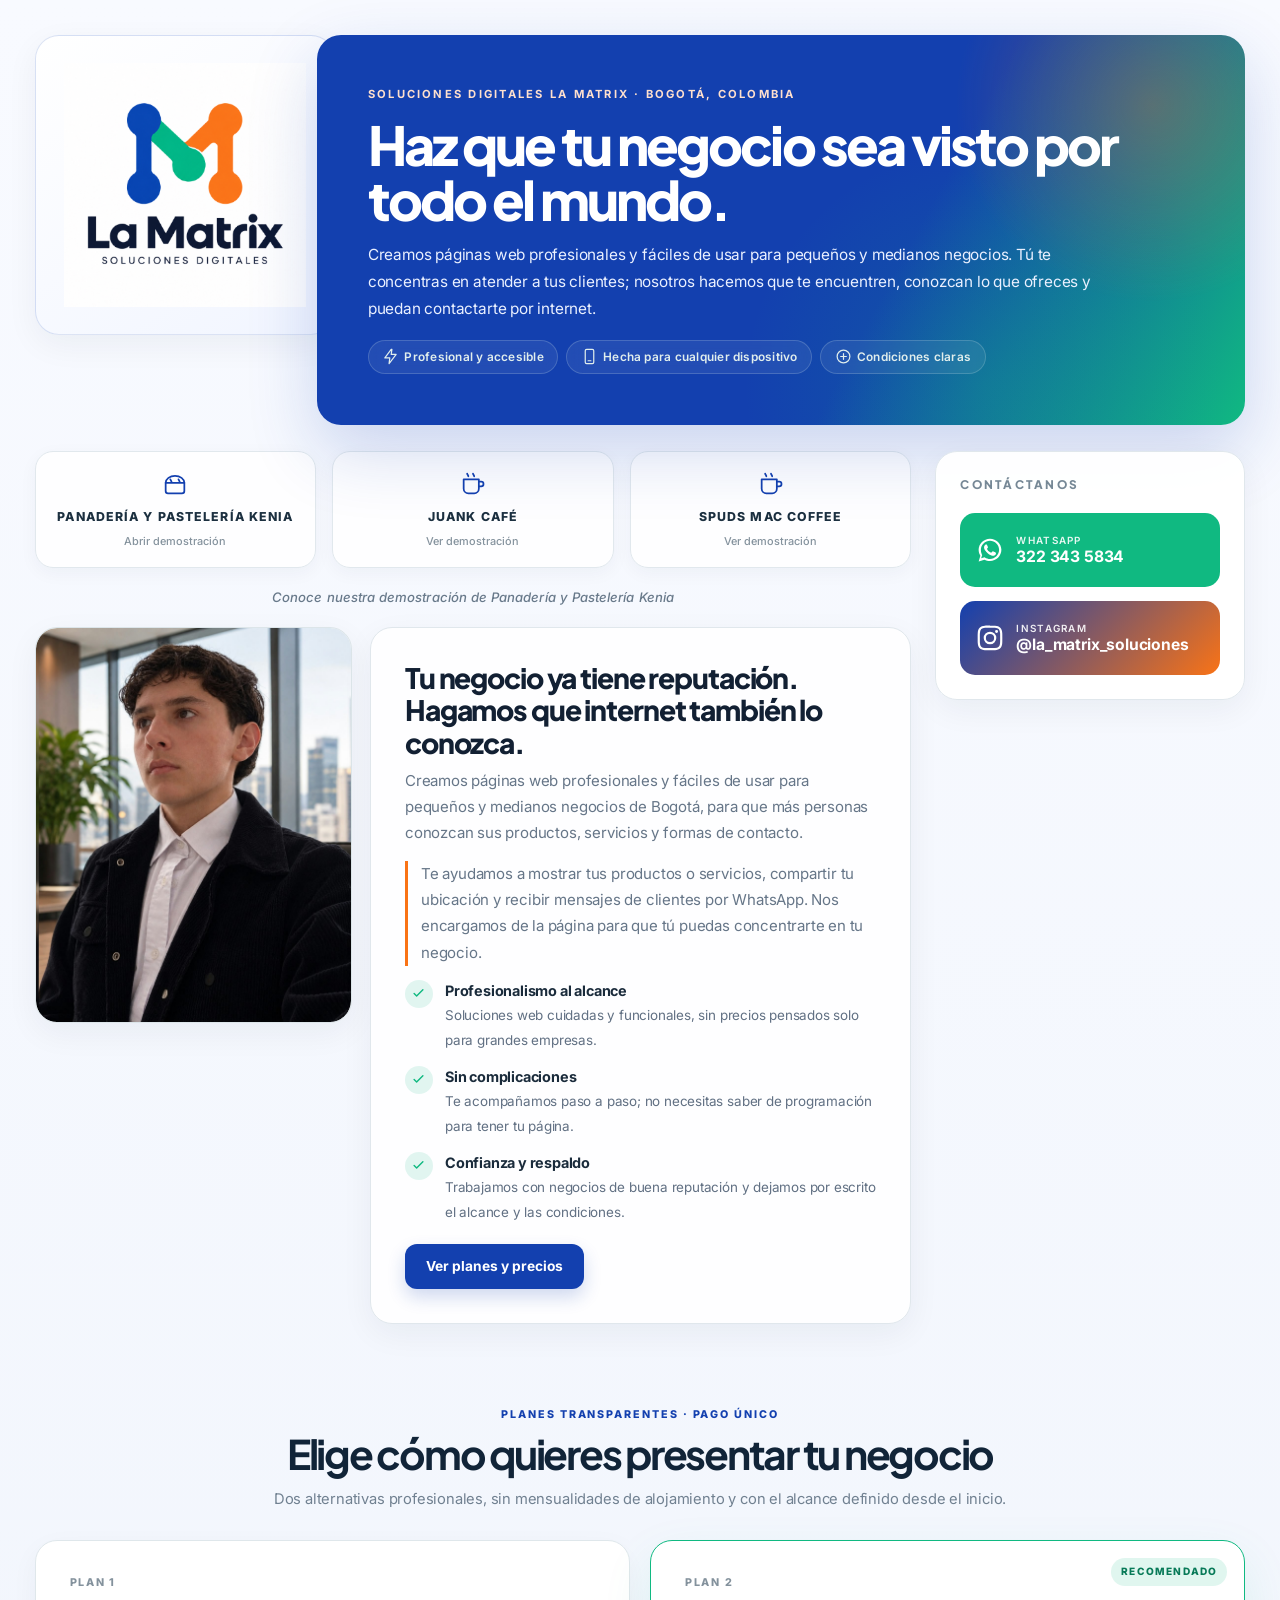
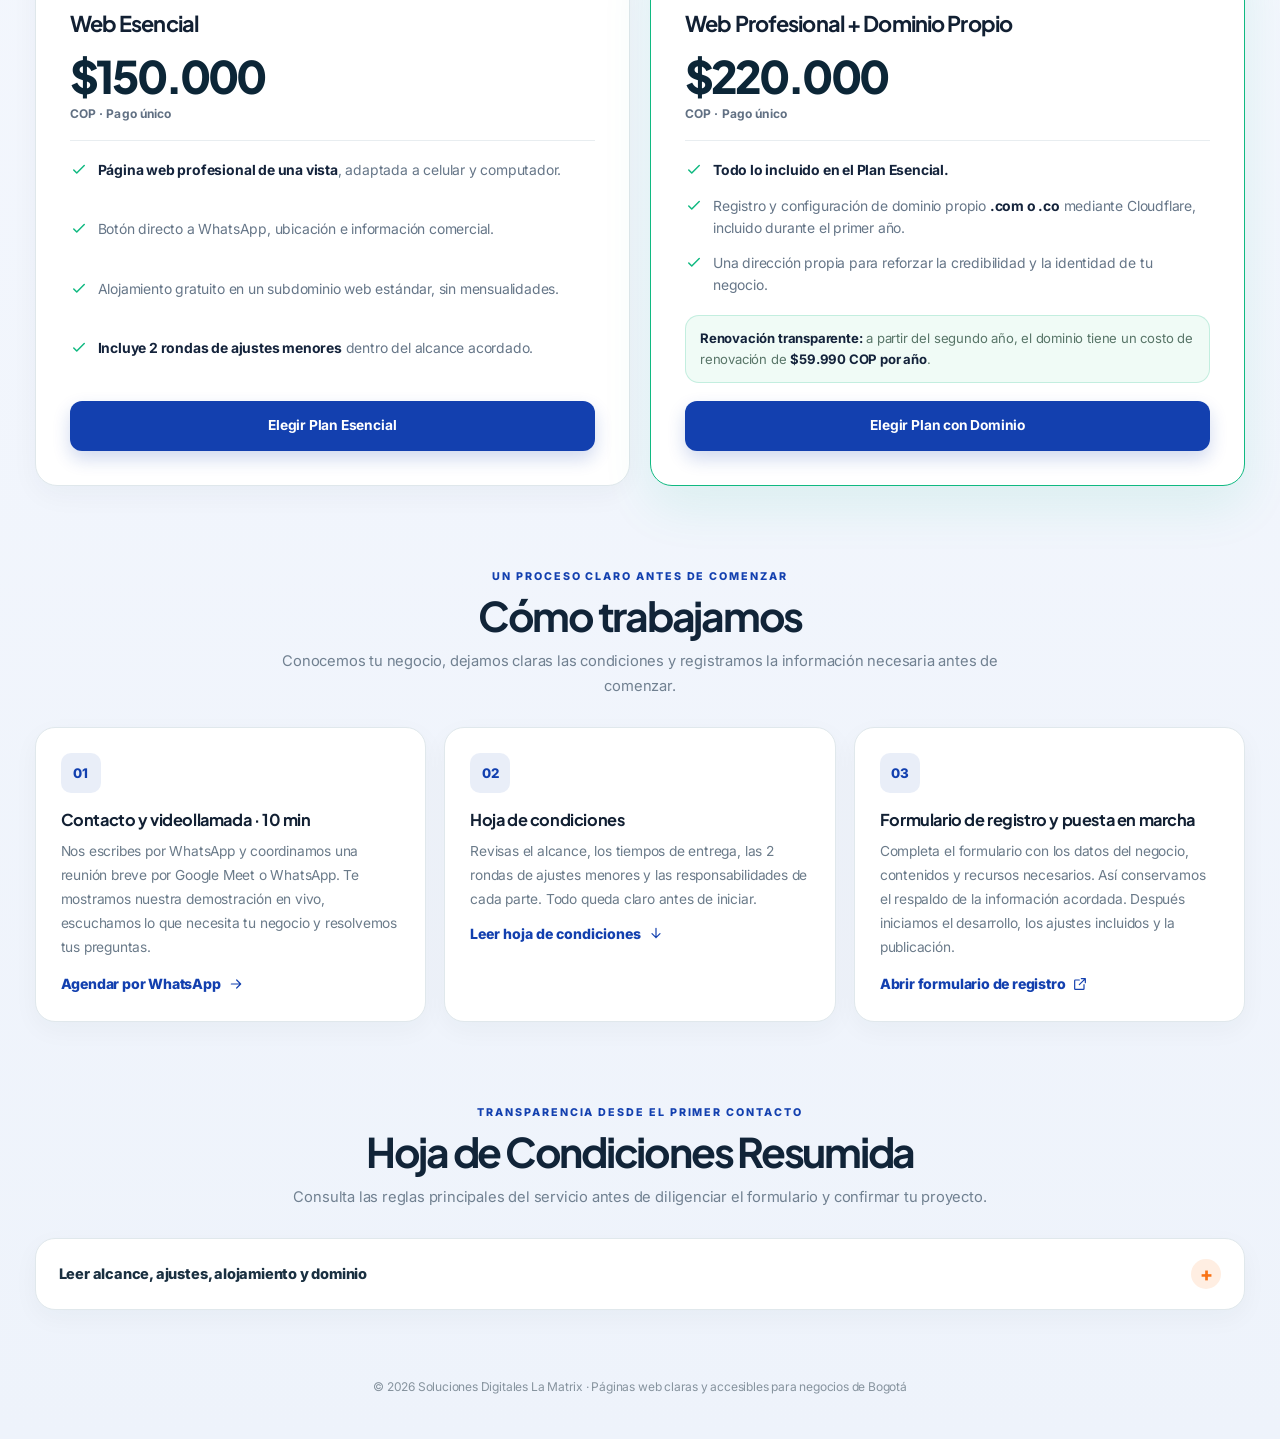
<file: index.html>
<!DOCTYPE html>
<html lang="es">
<head>
<meta charset="UTF-8">
<meta name="viewport" content="width=device-width, initial-scale=1">
<!-- Identidad y datos comerciales editables en el bloque CONFIG del script. -->
<title>Soluciones Digitales La Matrix | Páginas web para negocios en Bogotá</title>
<link rel="icon" type="image/png" href="./favicon.png">
<link rel="apple-touch-icon" href="./favicon.png">
<meta name="description" content="Páginas web profesionales y accesibles para pequeños y medianos negocios de Bogotá. Muestra tus servicios, ubicación y medios de contacto. Planes desde $125.000 COP.">
<meta name="theme-color" content="#1340AF">
<meta property="og:type" content="website">
<meta property="og:title" content="Soluciones Digitales La Matrix">
<meta property="og:description" content="Páginas web claras y accesibles para negocios de Bogotá. Te ayudamos a mostrar lo que haces y a recibir contactos por internet.">
<link rel="preconnect" href="https://fonts.googleapis.com">
<link rel="preconnect" href="https://fonts.gstatic.com" crossorigin>
<link href="https://fonts.googleapis.com/css2?family=Inter:wght@400;500;600;700&family=Plus+Jakarta+Sans:wght@400;500;600;700;800&display=swap" rel="stylesheet">
<style>
/* =========================================================
 ESTILOS GENERALES
 ========================================================= */
*{box-sizing:border-box;margin:0;padding:0}
html{scroll-behavior:smooth}
body{font-family:'Inter',system-ui,-apple-system,'Segoe UI',Roboto,sans-serif;background:var(--bg);color:var(--ink);line-height:1.55;-webkit-font-smoothing:antialiased}
button{font-family:inherit;cursor:pointer;border:0}
a{color:inherit;text-decoration:none}
img,svg{max-width:100%}
:focus-visible{outline:3px solid var(--accent);outline-offset:2px}
[hidden]{display:none!important}
@media (prefers-reduced-motion:reduce){*{animation:none!important;transition:none!important;scroll-behavior:auto!important}}

.btn{display:inline-flex;align-items:center;justify-content:center;gap:.55rem;padding:.9rem 1.4rem;border-radius:999px;font-weight:700;font-size:.98rem;transition:transform .2s,box-shadow .2s,background .2s;text-align:center}
.btn:hover{transform:translateY(-2px)}
.btn-primary{background:linear-gradient(135deg,var(--brand),var(--brand-2));color:#fff;box-shadow:0 8px 20px rgba(79,70,229,.35)}
.btn-primary:hover{box-shadow:0 12px 26px rgba(79,70,229,.45)}

/* =========================================================
 PANTALLA PRINCIPAL
 ========================================================= */
.wrap{max-width:1480px;margin:0 auto;padding:20px}

/* ---- Header: logo 25% / banner 75% ---- */
.top{display:grid;grid-template-columns:1fr 3fr;gap:20px;margin-bottom:20px}
.logo-slot{
 min-height:150px;border:2.5px dashed #a5acc4;border-radius:var(--radius);background:#fff;
 display:flex;align-items:center;justify-content:center;text-align:center;padding:14px;
 color:var(--muted);font-weight:700;font-size:.95rem;letter-spacing:.04em;overflow:hidden
}
.logo-slot img{max-height:120px;object-fit:contain}
.banner{
 position:relative;overflow:hidden;border-radius:var(--radius);padding:30px 36px;color:#fff;
 background:radial-gradient(1200px 300px at 90% -20%,rgba(255,255,255,.18),transparent 60%),linear-gradient(120deg,#1e1b4b 0%,#4338ca 55%,#7c3aed 100%);
 box-shadow:var(--shadow-lg);display:flex;flex-direction:column;justify-content:center;gap:10px
}
.banner .eyebrow{font-size:.78rem;font-weight:700;letter-spacing:.14em;text-transform:uppercase;color:#c7d2fe}
.banner h1{font-size:clamp(1.5rem,2.8vw,2.5rem);line-height:1.12;font-weight:800;letter-spacing:-.02em}
.banner p{max-width:860px;color:#e0e7ff;font-size:1.04rem}
.banner .chips{display:flex;flex-wrap:wrap;gap:8px;margin-top:4px}
.chip{background:rgba(255,255,255,.14);border:1px solid rgba(255,255,255,.25);padding:.3rem .8rem;border-radius:999px;font-size:.82rem;font-weight:600}

/* ---- Cuerpo: 70% / 30% ---- */
.body{display:grid;grid-template-columns:7fr 3fr;gap:20px;align-items:start}
.left{display:flex;flex-direction:column;gap:16px;min-width:0}

.cats{
  display:grid;
  grid-template-columns:repeat(3,minmax(0,1fr));
  gap:16px;
  width: 100%;
}
.cat-link {
  text-decoration:none;
}
.cat{
 background:var(--card);border:2px solid var(--line);border-radius:18px;padding:16px 8px;
 display:flex;flex-direction:column;align-items:center;gap:6px;font-weight:800;font-size:.86rem;letter-spacing:.05em;color:var(--ink);
 box-shadow:var(--shadow);transition:transform .2s,border-color .2s,box-shadow .2s,background .2s
}
.cat .ico{font-size:1.8rem;transition:transform .25s}
.cat:hover{transform:translateY(-4px);border-color:var(--brand);box-shadow:var(--shadow-lg);background:#f5f3ff}
.cat:hover .ico{transform:scale(1.18) rotate(-6deg)}
.cat small{font-weight:600;color:var(--muted);letter-spacing:0;font-size:.72rem}
.guide{font-weight:700;text-align:center;padding:2px 8px;color:var(--ink)}
.guide span{color:var(--brand)}

.lower{display:grid;grid-template-columns:7fr 13fr;gap:20px}
.photo-slot{
 min-height:300px;border:2.5px dashed #a5acc4;border-radius:var(--radius);background:#fff;overflow:hidden;
 display:flex;align-items:center;justify-content:center;text-align:center;padding:16px;color:var(--muted);font-weight:700
}
.photo-slot img{width:100%;height:100%;object-fit:cover;object-position:center 18%;border-radius:12px}
.about{background:var(--card);border-radius:var(--radius);padding:28px;box-shadow:var(--shadow);border:1px solid var(--line)}
.about h2{font-size:1.5rem;font-weight:800;letter-spacing:-.01em;margin-bottom:8px}
.about p{color:var(--muted);margin-bottom:14px}
.benefits{list-style:none;display:grid;gap:10px;margin-bottom:20px}
.benefits li{display:flex;gap:12px;align-items:flex-start}
.benefits .tick{flex:none;width:26px;height:26px;border-radius:50%;background:#e0e7ff;color:var(--brand);display:grid;place-items:center;font-weight:800;font-size:.85rem}
.benefits b{display:block}
.benefits span{color:var(--muted);font-size:.93rem}

/* ---- Panel lateral ---- */
.right{background:var(--card);border-radius:var(--radius);padding:22px;box-shadow:var(--shadow);border:1px solid var(--line);position:sticky;top:16px}
.right h2{font-size:1.15rem;font-weight:800;letter-spacing:.08em;margin-bottom:14px}
.side-grid{display:grid;grid-template-columns:1fr;gap:14px}
.contact-stack{display:grid;gap:14px;align-content:start}
.contact-btn{display:flex;align-items:center;gap:12px;padding:14px 16px;border-radius:18px;color:#fff;font-weight:700;transition:transform .2s,box-shadow .2s}
.contact-btn:hover{transform:translateY(-3px);box-shadow:var(--shadow-lg)}
.contact-btn svg{flex:none;width:34px;height:34px}
.contact-btn small{display:block;font-weight:600;opacity:.9;font-size:.74rem;letter-spacing:.05em}
.contact-btn strong{display:block;font-size:1.05rem;line-height:1.2;word-break:break-word}
.wa{background:linear-gradient(135deg,#25d366,var(--wa-dark))}
.ig{background:linear-gradient(135deg,#feda75 0%,#fa7e1e 25%,#d62976 55%,#962fbf 80%,#4f5bd5 100%)}
/* ---- Nueva oferta comercial: planes, proceso y condiciones ---- */
.pricing-section,.process-section,.terms-section{margin-top:28px}
.section-head{max-width:780px;margin:0 auto 22px;text-align:center}
.section-eyebrow{display:inline-block;color:var(--brand);font-size:.76rem;font-weight:800;letter-spacing:.14em;text-transform:uppercase;margin-bottom:8px}
.section-head h2{font-size:clamp(1.55rem,2.7vw,2.2rem);line-height:1.15;letter-spacing:-.03em;margin-bottom:9px}
.section-head p{color:var(--muted);font-size:.98rem}
.plan-grid{display:grid;grid-template-columns:repeat(2,minmax(0,1fr));gap:18px;align-items:stretch}
.plan-card{position:relative;display:flex;flex-direction:column;gap:15px;background:#fff;border:1px solid var(--line);border-radius:22px;padding:clamp(20px,2.5vw,30px);box-shadow:var(--shadow);min-width:0}
.plan-card.recommended{border:2px solid var(--brand);box-shadow:0 14px 38px rgba(79,70,229,.13)}
.plan-label{font-size:.76rem;font-weight:800;letter-spacing:.1em;text-transform:uppercase;color:var(--muted)}
.plan-card h3{font-size:1.35rem;line-height:1.2;letter-spacing:-.02em}
.plan-price{font-size:clamp(2rem,3.2vw,2.75rem);line-height:1;font-weight:800;letter-spacing:-.045em;color:var(--ink)}
.plan-price small{display:block;margin-top:7px;font-size:.82rem;line-height:1.4;font-weight:700;letter-spacing:0;color:var(--muted)}
.plan-divider{height:1px;background:var(--line);width:100%}
.plan-includes{list-style:none;display:grid;gap:11px;flex:1}
.plan-includes li{display:flex;align-items:flex-start;gap:10px;color:var(--muted);font-size:.93rem}
.plan-includes svg{flex:none;width:19px;height:19px;color:var(--brand);margin-top:2px;stroke:currentColor;fill:none;stroke-width:2;stroke-linecap:round;stroke-linejoin:round}
.plan-includes strong{color:var(--ink)}
.plan-note{background:#f5f7ff;border:1px solid #e2e7ff;border-radius:14px;padding:12px 14px;color:#46506c;font-size:.86rem}
.plan-note strong{color:var(--ink)}
.plan-badge{position:absolute;top:17px;right:17px;background:#eef2ff;color:#3730a3;border-radius:999px;padding:6px 10px;font-size:.7rem;font-weight:800;letter-spacing:.06em;text-transform:uppercase}
.plan-card .btn{width:100%;margin-top:auto}
.plan-card .btn-secondary{background:#eef2ff;color:#312e81;box-shadow:none}
.plan-card .btn-secondary:hover{background:#e0e7ff}
.process-grid{display:grid;grid-template-columns:repeat(3,minmax(0,1fr));gap:16px}
.process-card{background:#fff;border:1px solid var(--line);border-radius:20px;padding:23px;box-shadow:var(--shadow);min-width:0}
.process-number{display:grid;place-items:center;width:39px;height:39px;border-radius:12px;background:#eef2ff;color:var(--brand);font-size:1rem;font-weight:800;margin-bottom:16px}
.process-card h3{font-size:1.08rem;line-height:1.3;margin-bottom:8px}
.process-card p{color:var(--muted);font-size:.92rem}
.process-card .inline-link{display:inline-flex;align-items:center;gap:7px;margin-top:14px;color:var(--brand);font-weight:800;font-size:.88rem}.process-card button.inline-link{padding:0;background:transparent;font-family:inherit;text-align:left}
.process-card .inline-link svg{width:16px;height:16px;stroke:currentColor;fill:none;stroke-width:1.8;stroke-linecap:round;stroke-linejoin:round}
.terms-panel{background:#fff;border:1px solid var(--line);border-radius:20px;padding:0;box-shadow:var(--shadow);overflow:hidden}
.terms-panel summary{list-style:none;display:flex;align-items:center;justify-content:space-between;gap:16px;padding:20px 23px;font-size:1rem;font-weight:800;cursor:pointer}
.terms-panel summary::-webkit-details-marker{display:none}
.terms-panel summary::after{content:"+";flex:none;display:grid;place-items:center;width:30px;height:30px;border-radius:50%;background:#eef2ff;color:var(--brand);font-size:1.2rem;line-height:1}
.terms-panel[open] summary::after{content:"−"}
.terms-content{border-top:1px solid var(--line);padding:18px 23px 22px}
.terms-intro{color:var(--muted);font-size:.92rem;margin-bottom:12px}
.terms-list{list-style:none;display:grid;gap:10px}
.terms-list li{position:relative;padding-left:23px;color:var(--muted);font-size:.9rem}
.terms-list li::before{content:"";position:absolute;left:2px;top:.55em;width:8px;height:8px;border-radius:50%;background:var(--brand)}
.terms-footer{margin-top:16px;padding-top:14px;border-top:1px solid var(--line);display:flex;align-items:center;justify-content:space-between;gap:14px;flex-wrap:wrap}
.terms-footer p{font-size:.83rem;color:var(--muted);max-width:620px}
.terms-footer .btn{padding:.72rem 1.1rem;font-size:.88rem}
.btn-outline{background:#fff;color:var(--brand);border:1px solid #c7d2fe;box-shadow:none}
.btn-outline:hover{background:#f5f7ff}
.line-icon{width:24px;height:24px;display:block;stroke:currentColor;fill:none;stroke-width:1.7;stroke-linecap:round;stroke-linejoin:round}
.chip .line-icon{width:17px;height:17px;display:inline-block;vertical-align:-4px;margin-right:5px}
.cat .line-icon{width:31px;height:31px;color:var(--brand);margin-bottom:3px}
.benefits .tick{display:grid;place-items:center;flex:none;width:26px;height:26px;border-radius:50%;background:#e0e7ff;color:var(--brand)}
.benefits .tick svg{width:15px;height:15px;stroke:currentColor;fill:none;stroke-width:2.3;stroke-linecap:round;stroke-linejoin:round}
@media(max-width:900px){.process-grid{grid-template-columns:1fr 1fr}.process-card:last-child{grid-column:1/-1}}
@media(max-width:680px){.plan-grid,.process-grid{grid-template-columns:1fr}.process-card:last-child{grid-column:auto}.plan-badge{position:static;align-self:flex-start;order:-1;margin-bottom:-6px}.terms-panel summary{padding:17px}.terms-content{padding:16px 17px 19px}.terms-footer{align-items:stretch}.terms-footer .btn{width:100%}}

.foot{text-align:center;color:var(--muted);font-size:.82rem;padding:24px 0 8px}

/* ---- Responsive pantalla principal ---- */
@media (min-width:1280px){
 .contact-btn{flex-direction:row;align-items:center;text-align:left}
}
@media (max-width:1100px){
 .body{grid-template-columns:1fr}
 .right{position:static}
 .side-grid{grid-template-columns:1fr}
}
@media (max-width:900px){
 .top{grid-template-columns:1fr}
 .logo-slot{min-height:110px}
 .cats{grid-template-columns:repeat(2,1fr)}
 .cats .cat:last-child{grid-column:1/-1}
 .lower{grid-template-columns:1fr}
 .photo-slot{min-height:220px}
 .side-grid{grid-template-columns:1fr}
}
@media (max-width:520px){
 .wrap{padding:14px}
 .banner{padding:22px 20px}
 .about{padding:22px 18px}
}

/* ---- Aviso (toast) ---- */
.toast{position:fixed;left:50%;bottom:26px;transform:translate(-50%,30px);background:#0f172a;color:#fff;padding:.9rem 1.3rem;border-radius:14px;box-shadow:var(--shadow-lg);z-index:2000;opacity:0;pointer-events:none;transition:all .3s;max-width:min(92vw,460px);text-align:center;font-size:.92rem;font-weight:600;border:1px solid #334155}
.toast.show{opacity:1;transform:translate(-50%,0)}

/* =========================================================
   SISTEMA VISUAL PREMIUM — LANDING COMERCIAL LA MATRIX
   ========================================================= */
body{background:linear-gradient(180deg,#f7f9fb 0%,#eef3f6 100%);color:#122033;font-family:Inter,system-ui,sans-serif;letter-spacing:-.012em}
.wrap{max-width:1380px;padding:clamp(16px,2.7vw,38px)}
.top{grid-template-columns:minmax(170px,.28fr) minmax(0,1fr);gap:22px;margin-bottom:26px;align-items:stretch}
.logo-slot{min-height:260px;aspect-ratio:1/1;max-height:300px;align-self:stretch;border:1px solid #dbe3e9;border-radius:24px;background:linear-gradient(145deg,#fff,#f2f6f7);display:flex;flex-direction:column;gap:12px;color:#7b8895;box-shadow:var(--shadow);font-size:.72rem;font-weight:600;letter-spacing:.06em;text-transform:uppercase}
.logo-slot img{width:100%;height:100%;max-height:none;object-fit:contain;padding:22px}
.slot-mark{display:grid;place-items:center;width:64px;height:64px;border:1px solid #cbd6dc;border-radius:18px;color:#71818b;font-size:.72rem;font-weight:800;letter-spacing:.16em;background:rgba(255,255,255,.68)}
.logo-slot small,.photo-placeholder small{font-size:.68rem;line-height:1.5;color:#8995a2;letter-spacing:.02em;text-transform:none;text-align:center}
.banner{min-height:260px;border-radius:24px;padding:clamp(28px,4vw,54px);background:linear-gradient(118deg,#1340AF 0%,#1340AF 62%,#10B981 100%);box-shadow:0 26px 70px rgba(19,64,175,.2);gap:14px}
.banner:after{content:"";position:absolute;inset:0;background:radial-gradient(circle at 90% 18%,rgba(249,115,22,.30),transparent 22%),radial-gradient(circle at 72% 90%,rgba(16,185,129,.20),transparent 32%);pointer-events:none}
.banner>*{position:relative;z-index:1}
.banner .eyebrow{color:#b6d6d0;font-size:.7rem;letter-spacing:.2em}
.banner h1{font-family:'Plus Jakarta Sans',Inter,sans-serif;font-size:clamp(2rem,4.2vw,3.65rem);font-weight:700;letter-spacing:-.055em;line-height:1.03;max-width:800px}
.banner p{color:#d1dbe1;max-width:760px;font-size:clamp(.94rem,1.2vw,1.08rem);line-height:1.75}
.chip{background:rgba(255,255,255,.07);border:1px solid rgba(212,235,232,.2);color:#e1eeec;padding:.42rem .85rem;font-size:.74rem;letter-spacing:.02em;backdrop-filter:blur(8px)}
.body{grid-template-columns:minmax(0,1fr) 310px;gap:24px}
.left{gap:17px}
.cats{gap:10px;grid-template-columns:minmax(0,220px)}
.cats .cat:last-child{grid-column:auto}
.cat{min-height:112px;background:rgba(255,255,255,.88);border:1px solid #e1e8ed;border-radius:18px;padding:18px 10px;color:#1c3040;box-shadow:0 5px 18px rgba(22,48,62,.045);font-size:.77rem;letter-spacing:.09em}
.cat .line-icon{width:28px;height:28px;color:#078273;stroke-width:1.5}
.cat:hover{background:#fff;border-color:#9dc9c1;box-shadow:0 16px 30px rgba(10,80,74,.1);transform:translateY(-3px)}
.cat small{font-size:.68rem;color:#84929d;font-weight:500;letter-spacing:0;text-transform:none}
.guide{font-size:.82rem;font-weight:500;color:#68798a;letter-spacing:.005em}
.guide span{color:var(--brand)}
.lower{grid-template-columns:minmax(210px,.85fr) minmax(0,1.45fr);gap:18px}
.photo-slot{min-height:0;aspect-ratio:4/5;border:1px solid #dce5e9;border-radius:22px;background:linear-gradient(145deg,#e8eff0,#f9fbfc);box-shadow:var(--shadow);padding:0}
.photo-slot img{width:100%;height:100%;object-fit:cover;object-position:center 18%;border-radius:21px}
.photo-placeholder{display:flex;flex-direction:column;align-items:center;justify-content:center;gap:12px;text-align:center;padding:24px;height:100%;width:100%;color:#697b87}
.photo-placeholder b{font-size:.92rem;color:#3a4e5a}
.about{border:1px solid #e0e7ec;border-radius:22px;padding:clamp(22px,3vw,34px);box-shadow:var(--shadow);background:rgba(255,255,255,.92)}
.about h2,.section-head h2,.plan-card h3{font-family:'Plus Jakarta Sans',Inter,sans-serif}
.about h2{font-size:clamp(1.35rem,2.2vw,1.8rem);letter-spacing:-.04em;line-height:1.16}
.about p{font-size:.94rem;line-height:1.75;color:#667688}
.benefits{gap:14px}
.benefits .tick{background:rgba(16,185,129,.12);color:var(--matrix-green);width:28px;height:28px}
.benefits b{font-size:.9rem;color:#1a2b3b}
.benefits span{font-size:.84rem;line-height:1.6}
.right{border:1px solid #e0e7ec;border-radius:22px;padding:24px;box-shadow:var(--shadow);background:rgba(255,255,255,.94);top:24px}
.right h2{font-size:.74rem;letter-spacing:.19em;color:#768896;margin-bottom:18px}
.contact-btn{border-radius:15px;padding:15px 16px;min-height:74px}
.contact-btn svg{width:28px;height:28px}
.wa{background:linear-gradient(135deg,#0b8067,#075d51)}
.ig{background:linear-gradient(135deg,#293c4a,#485c69)}
.contact-btn small{font-size:.62rem;letter-spacing:.13em}
.contact-btn strong{font-size:.98rem}
.btn{font-size:.86rem;padding:.9rem 1.3rem;border-radius:12px}
.btn-primary{background:var(--matrix-blue);box-shadow:0 8px 18px rgba(19,64,175,.20)}
.btn-primary:hover{box-shadow:0 13px 25px rgba(8,127,112,.25)}
.btn-secondary{background:#edf5f3;color:#176f65}
.pricing-section,.process-section,.terms-section{margin-top:clamp(42px,6vw,76px)}
.section-head{margin-bottom:28px}
.section-eyebrow{color:var(--matrix-blue);font-size:.67rem;letter-spacing:.2em}
.section-head h2{font-size:clamp(1.8rem,3.2vw,2.55rem);letter-spacing:-.055em;color:#112438}
.section-head p{color:#718191;font-size:.92rem;line-height:1.7}
.plan-grid{gap:20px}
.plan-card{border:1px solid #dfe7eb;border-radius:22px;padding:clamp(24px,3vw,34px);gap:18px;box-shadow:0 9px 28px rgba(20,48,60,.045)}
.plan-card.recommended{border:1.5px solid #168b7a;box-shadow:0 20px 50px rgba(10,109,97,.1)}
.plan-label{font-size:.67rem;letter-spacing:.16em;color:#84929d}
.plan-card h3{font-size:1.36rem;letter-spacing:-.04em}
.plan-price{font-family:'Plus Jakarta Sans',Inter,sans-serif;font-size:clamp(2.2rem,4vw,2.8rem);letter-spacing:-.065em;color:#0c2637}
.plan-price small{font-family:Inter,sans-serif;font-size:.75rem;letter-spacing:.01em}
.plan-divider{background:#e8edf0}
.plan-includes{gap:13px}
.plan-includes li{font-size:.87rem;line-height:1.6;color:#667688}
.plan-includes svg{color:#0a8a78;width:18px;height:18px}
.plan-note{background:#f1f7f5;border:1px solid #dcebe6;border-radius:14px;color:#5d706e;font-size:.82rem;line-height:1.6}
.plan-badge{background:#e7f4f0;color:#087562;font-size:.63rem;letter-spacing:.12em}
.plan-card .btn{border-radius:12px}
.process-grid{gap:18px}
.process-card{border:1px solid #e0e8ec;border-radius:20px;padding:25px;box-shadow:0 8px 26px rgba(20,48,60,.04)}
.process-number{background:rgba(19,64,175,.09);color:var(--matrix-blue);border-radius:10px;width:40px;height:40px;font-size:.83rem}
.process-card h3{font-size:1.02rem;letter-spacing:-.025em}
.process-card p{font-size:.86rem;line-height:1.75;color:#6b7b8a}
.process-card .inline-link{color:var(--matrix-blue)}
.terms-panel{border:1px solid #e0e8ec;border-radius:20px;box-shadow:0 8px 26px rgba(20,48,60,.04)}
.terms-panel summary{font-size:.91rem;color:#1a3041}
.terms-panel summary::after{background:rgba(249,115,22,.12);color:var(--matrix-orange)}
.terms-list li{font-size:.85rem;line-height:1.65}
.terms-list li::before{background:#0b8877}
.foot{color:#86939e;font-size:.75rem;margin-top:44px}
/* =========================================================
   IDENTIDAD CORPORATIVA — SOLUCIONES DIGITALES LA MATRIX
   La marca de la agencia usa exclusivamente azul, verde y naranja.
   La demostración externa conserva su identidad visual independiente.
   ========================================================= */
:root{
  --matrix-blue:#1340AF;
  --matrix-green:#10B981;
  --matrix-orange:#F97316;
  --ink:#14233B;
  --muted:#617083;
  --bg:#F4F7FC;
  --card:#FFFFFF;
  --line:#E2E8F0;
  --radius:22px;
  --shadow:0 10px 32px rgba(16,36,54,.055);
  --shadow-lg:0 24px 64px rgba(16,36,54,.12);
  --brand:var(--matrix-blue);
  --brand-2:var(--matrix-blue);
  --accent:var(--matrix-orange);
  --wa:var(--matrix-green);
  --wa-dark:var(--matrix-green);
  --font-heading:'Plus Jakarta Sans',system-ui,sans-serif;
  --font-body:'Inter',system-ui,-apple-system,'Segoe UI',Roboto,sans-serif;
}
body{font-family:var(--font-body);background:linear-gradient(180deg,#f8faff 0%,#eef3fb 100%)}
h1,h2,h3,h4,.plan-price{font-family:var(--font-heading)}
.banner{
  background:linear-gradient(118deg,#1340AF 0%,#1340AF 62%,#10B981 100%);
  box-shadow:0 26px 70px rgba(19,64,175,.20)
}
.banner:after{
  background:
    radial-gradient(circle at 90% 18%,rgba(249,115,22,.30),transparent 22%),
    radial-gradient(circle at 72% 90%,rgba(16,185,129,.20),transparent 32%)
}
.banner .eyebrow{color:#FFE0CE}
.banner h1{font-family:var(--font-heading);font-weight:800}
.banner p{color:#EAF0FF}
.logo-slot{
  border:1px solid rgba(19,64,175,.14);
  background:linear-gradient(145deg,#fff 0%,#F1F5FF 100%);
  box-shadow:var(--shadow)
}
.logo-slot img{display:block;width:100%;height:100%;max-height:260px;object-fit:contain;padding:8px}
.logo-placeholder{color:#8794a4;font-size:.78rem;font-weight:600;letter-spacing:.02em;text-align:center;padding:20px}
.cat .line-icon{color:var(--matrix-blue)}
.cat:hover{border-color:var(--matrix-green);background:#F2FBF7;box-shadow:0 16px 30px rgba(16,185,129,.12)}
.guide span,.section-eyebrow{color:var(--matrix-blue)}
.about h2,.section-head h2,.plan-card h3{font-family:var(--font-heading)}
.about-mission,.about-value{color:#667688;font-size:.91rem;line-height:1.72;margin-bottom:11px}
.about-value{padding-left:13px;border-left:3px solid var(--matrix-orange)}
.benefits .tick{background:rgba(16,185,129,.12);color:var(--matrix-green)}
.benefits .tick svg{stroke:currentColor}
.wa{background:var(--matrix-green)}
.ig{background:linear-gradient(135deg,var(--matrix-blue),var(--matrix-orange))}
.btn-primary{background:var(--matrix-blue);box-shadow:0 8px 18px rgba(19,64,175,.20)}
.btn-primary:hover{background:#1340AF;box-shadow:0 13px 25px rgba(19,64,175,.26)}
.btn-secondary{background:rgba(16,185,129,.12);color:#087A58}
.section-eyebrow{letter-spacing:.18em}
.plan-card.recommended{border:1.5px solid var(--matrix-green);box-shadow:0 20px 50px rgba(16,185,129,.10)}
.plan-includes svg{color:var(--matrix-green)}
.plan-note{background:#F0FBF6;border:1px solid rgba(16,185,129,.20);color:#587568}
.plan-badge{background:rgba(16,185,129,.13);color:#087A58}
.process-number{background:rgba(19,64,175,.09);color:var(--matrix-blue)}
.process-card .inline-link{color:var(--matrix-blue)}
.terms-panel summary::after{background:rgba(249,115,22,.12);color:var(--matrix-orange)}
.terms-list li::before{background:var(--matrix-orange)}
.btn-outline{color:var(--matrix-blue);border-color:rgba(19,64,175,.28)}
.btn-outline:hover{background:rgba(19,64,175,.05)}
@media(max-width:680px){.logo-slot{width:min(100%,170px);height:auto;aspect-ratio:1;min-height:0;max-height:none;margin:0 auto}.logo-slot img{padding:6px;max-height:none}.logo-placeholder{font-size:.72rem}}


/* Ajustes de estabilidad para tablets y móviles */
@media (min-width:681px) and (max-width:900px){
  .wrap{padding:18px}
  .top{grid-template-columns:minmax(145px,190px) minmax(0,1fr);gap:16px}
  .logo-slot{min-height:190px;max-height:220px}
  .banner{min-height:220px;padding:26px}
  .body{grid-template-columns:minmax(0,1fr)}
  .right{position:static}
  .side-grid{grid-template-columns:repeat(2,minmax(0,1fr))}
}
@media(max-width:680px){
  .wrap{padding:14px}
  .cats{grid-template-columns:minmax(0,220px)}
  .cats .cat:last-child{grid-column:auto}
  .side-grid{grid-template-columns:1fr}
}

 @media(max-width:900px){
  .cats .cat:last-child{
    grid-column:auto;
  }
}
/* =========================================================
   RESPONSIVE FINAL — TABLET, MÓVIL Y PANTALLAS ESTRECHAS
   Estas reglas se mantienen al final para prevalecer sobre
   los estilos de escritorio definidos anteriormente.
   ========================================================= */
html,
body {
  width: 100%;
  max-width: 100%;
  overflow-x: clip;
}

.wrap {
  width: 100%;
  max-width: 1380px;
  margin-inline: auto;
}

/* Evita que el ancho mínimo de los elementos Grid/Flex
   obligue a sus columnas a desbordar el viewport. */
.top,
.body,
.left,
.right,
.lower,
.banner,
.logo-slot,
.cats,
.cat,
.photo-slot,
.about,
.side-grid,
.contact-stack,
.contact-btn,
.contact-btn span,
.plan-grid,
.plan-card,
.process-grid,
.process-card,
.terms-panel,
.terms-content {
  min-width: 0;
}

.banner h1,
.banner p,
.banner .eyebrow,
.chip,
.cat,
.guide,
.about h2,
.about p,
.benefits li,
.contact-btn strong,
.section-head h2,
.section-head p,
.plan-card h3,
.plan-includes li,
.process-card h3,
.process-card p,
.terms-panel summary,
.terms-list li,
.foot {
  overflow-wrap: anywhere;
}

/* Escritorio: dos columnas equilibradas y sin mínimos rígidos. */
@media (min-width: 1101px) {
  .body {
    grid-template-columns: minmax(0, 1fr) 310px;
  }

  .top {
    grid-template-columns: minmax(170px, .28fr) minmax(0, 1fr);
  }

  .lower {
    grid-template-columns: minmax(0, .85fr) minmax(0, 1.45fr);
  }

  .right {
    position: sticky;
    top: 24px;
  }
}

/* Portátiles estrechos y tabletas: el contacto pasa debajo
   del contenido principal, sin competir por el ancho. */
@media (max-width: 1100px) {
  .body {
    grid-template-columns: minmax(0, 1fr);
  }

  .right {
    position: static;
    top: auto;
    width: 100%;
  }
}

@media (min-width: 681px) and (max-width: 1100px) {
  .wrap {
    padding: 20px;
  }

  .top {
    grid-template-columns: minmax(0, 190px) minmax(0, 1fr);
    gap: 18px;
  }

  .logo-slot {
    width: 100%;
    min-height: 190px;
    max-height: 220px;
    aspect-ratio: 1;
    margin: 0;
  }

  .banner {
    min-width: 0;
    min-height: 220px;
    padding: clamp(22px, 3.5vw, 34px);
  }

  .lower {
    grid-template-columns: minmax(0, .85fr) minmax(0, 1.45fr);
  }

  .side-grid {
    grid-template-columns: repeat(2, minmax(0, 1fr));
  }

  .contact-btn {
    min-height: 78px;
    padding: 14px;
  }
}

/* Móvil: cada bloque ocupa el ancho disponible y se apila. */
@media (max-width: 680px) {
  .wrap {
    padding: 14px;
  }

  .top {
    grid-template-columns: minmax(0, 1fr);
    gap: 16px;
    margin-bottom: 20px;
  }

  .logo-slot {
    width: min(100%, 170px);
    height: auto;
    min-height: 0;
    max-height: none;
    aspect-ratio: 1;
    margin-inline: auto;
  }

  .logo-slot img {
    width: 100%;
    height: 100%;
    max-height: none;
    padding: 6px;
  }

  .banner {
    width: 100%;
    min-height: 0;
    padding: clamp(22px, 6vw, 30px) clamp(18px, 5vw, 24px);
    border-radius: 22px;
  }

  .banner h1 {
    font-size: clamp(1.8rem, 7.2vw, 2.5rem);
    line-height: 1.08;
  }

  .banner p {
    font-size: .94rem;
    line-height: 1.65;
  }

  .banner .eyebrow {
    font-size: .64rem;
    letter-spacing: .14em;
  }

  .banner .chips {
    gap: 7px;
  }

  .chip {
    max-width: 100%;
    white-space: normal;
    font-size: .7rem;
  }

  .body {
    grid-template-columns: minmax(0, 1fr);
    gap: 20px;
  }

  .left {
    width: 100%;
    gap: 15px;
  }

  .cats {
    grid-template-columns: minmax(0, 220px);
    justify-content: start;
    width: 100%;
  }

  .cats .cat:last-child {
    grid-column: auto;
  }

  .cat {
    width: 100%;
    white-space: normal;
    padding: 17px 12px;
  }

  .guide {
    text-align: left;
    padding-inline: 2px;
  }

  .lower {
    grid-template-columns: minmax(0, 1fr);
    gap: 16px;
  }

  .photo-slot {
    width: 100%;
    max-width: 380px;
    min-height: 0;
    aspect-ratio: 4 / 5;
    margin-inline: auto;
  }

  .photo-slot img {
    display: block;
    width: 100%;
    height: 100%;
  }

  .about {
    width: 100%;
    padding: 22px 18px;
  }

  .about h2 {
    font-size: clamp(1.35rem, 5.8vw, 1.7rem);
  }

  .right {
    position: static;
    width: 100%;
    padding: 20px;
  }

  .side-grid,
  .contact-stack {
    grid-template-columns: minmax(0, 1fr);
    width: 100%;
  }

  .contact-btn {
    width: 100%;
    min-height: 74px;
    padding: 14px 15px;
    gap: 12px;
  }

  .contact-btn svg {
    width: 28px;
    height: 28px;
  }

  .contact-btn span {
    flex: 1 1 auto;
  }

  .contact-btn strong {
    font-size: clamp(.86rem, 4vw, .98rem);
    line-height: 1.3;
  }

  .plan-grid,
  .process-grid {
    grid-template-columns: minmax(0, 1fr);
  }

  .process-card:last-child {
    grid-column: auto;
  }

  .plan-card {
    padding: clamp(21px, 5vw, 28px);
  }

  .plan-badge {
    position: static;
    align-self: flex-start;
    order: -1;
    margin-bottom: -6px;
  }

  .terms-panel summary {
    padding: 17px;
    align-items: flex-start;
  }

  .terms-content {
    padding: 16px 17px 19px;
  }

  .terms-footer {
    align-items: stretch;
  }

  .terms-footer .btn {
    width: 100%;
  }

  .btn {
    max-width: 100%;
    white-space: normal;
  }
}

/* Teléfonos compactos: reduce el espacio interno, no el contenido. */
@media (max-width: 380px) {
  .wrap {
    padding: 12px;
  }

  .banner {
    padding: 21px 16px;
  }

  .banner h1 {
    font-size: clamp(1.65rem, 7.5vw, 1.9rem);
  }

  .right {
    padding: 17px;
  }

  .contact-btn {
    padding: 13px 12px;
    gap: 10px;
  }

  .about {
    padding: 20px 16px;
  }

  .section-head h2 {
    font-size: clamp(1.55rem, 7vw, 1.85rem);
  }
}

 /* FORZAR TRES DEMOSTRACIONES EN UNA SOLA FILA */
.cats {
    display: grid !important;
    grid-template-columns: repeat(3, minmax(0, 1fr)) !important;
    grid-auto-flow: row !important;
    gap: 16px !important;
    width: 100% !important;
}

.cats > * {
    grid-column: auto !important;
    width: 100% !important;
    min-width: 0 !important;
}
</style>
</head>
<body>
<!-- =========================================================
 PANTALLA PRINCIPAL
 ========================================================= -->
<div id="home" class="wrap">
<!-- ============ FILA SUPERIOR (HEADER) ============ -->
<header class="top">
<!-- LOGOTIPO OFICIAL: se carga como imagen PNG desde CONFIG.LOGO_URL.
     CONFIG contiene la imagen embebida para mantener este proyecto en un solo archivo. -->
<div class="logo-slot" id="logoSlot" aria-label="Logotipo oficial de Soluciones Digitales La Matrix">
  <div class="logo-placeholder">Cargando logotipo oficial…</div>
</div>
<div class="banner">
<span class="eyebrow">Soluciones Digitales La Matrix · Bogotá, Colombia</span>
<h1>Haz que tu negocio sea visto por todo el mundo.</h1>
<p>Creamos páginas web profesionales y fáciles de usar para pequeños y medianos negocios. Tú te concentras en atender a tus clientes; nosotros hacemos que te encuentren, conozcan lo que ofreces y puedan contactarte por internet.</p>
<div class="chips">
<span class="chip"><svg class="line-icon" viewBox="0 0 24 24" aria-hidden="true"><path d="m13 2-9 12h7l-1 8 10-13h-7l1-7z"/></svg>Profesional y accesible</span>
<span class="chip"><svg class="line-icon" viewBox="0 0 24 24" aria-hidden="true"><rect x="6" y="2" width="12" height="20" rx="2"/><path d="M10 18h4"/></svg>Hecha para cualquier dispositivo</span>
<span class="chip"><svg class="line-icon" viewBox="0 0 24 24" aria-hidden="true"><circle cx="12" cy="12" r="9"/><path d="M8 12h8M12 8v8"/></svg>Condiciones claras</span>
</div>
</div>
</header>
<!-- ============ CUERPO PRINCIPAL ============ -->
<main class="body">
<!-- ----- COLUMNA IZQUIERDA (70%) ----- -->
<section class="left" aria-label="Portafolio y presentación">
<nav class="cats" aria-label="Demostración disponible">
<a class="cat" href="kenia/index.html" aria-label="Abrir demostración de Panadería y Pastelería Kenia">
<svg class="line-icon" viewBox="0 0 24 24" aria-hidden="true"><path d="M4 11c0-3.3 3.6-6 8-6s8 2.7 8 6v7a2 2 0 0 1-2 2H6a2 2 0 0 1-2-2z"/><path d="M4 11h16M8 8l1 2m6-2 1 2"/></svg>
PANADERÍA Y PASTELERÍA KENIA<small>Abrir demostración</small>
</a>
<a class="cat cat-link"
   href="https://solucionesdigitaleslamatrix-a11y.github.io/juank-cafe/"
   target="_blank"
   rel="noopener noreferrer">
  <svg class="line-icon" viewBox="0 0 24 24"
       aria-hidden="true">
    <path d="M4 8h13v8a4 4 0 0 1-4 4H8a4 4 0 0 1-4-4V8Z"/>
    <path d="M17 10h2a2 2 0 0 1 0 4h-2"/>
    <path d="M7 3c0 1.2 1 1.2 1 2.4M12 3c0 1.2 1 1.2 1 2.4"/>
  </svg>
  JUANK CAFÉ
  <small>Ver demostración</small>
</a>
<a class="cat cat-link"
   href="https://solucionesdigitaleslamatrix-a11y.github.io/spuds-mac-coffee/"
   target="_blank"
   rel="noopener noreferrer">
  <svg class="line-icon" viewBox="0 0 24 24"
       aria-hidden="true">
    <path d="M4 8h13v8a4 4 0 0 1-4 4H8a4 4 0 0 1-4-4V8Z"/>
    <path d="M17 10h2a2 2 0 0 1 0 4h-2"/>
    <path d="M7 3c0 1.2 1 1.2 1 2.4M12 3c0 1.2 1 1.2 1 2.4"/>
  </svg>
  SPUDS MAC COFFEE
  <small>Ver demostración</small>
</a>
</nav>
<p class="guide"><em>Conoce nuestra demostración de Panadería y Pastelería Kenia</em></p>
<div class="lower">
<!-- EDITAR AQUÍ: FOTO DEL EQUIPO (35%).
 Reemplaza el texto por: <img src="equipo.jpg" alt="Nuestro equipo">
 (sube equipo.jpg junto a este archivo) -->
<div class="photo-slot" id="teamSlot"><div class="photo-placeholder"><span class="slot-mark">EQUIPO</span><b>Fotografía del equipo</b><small>Reemplaza este bloque con una imagen propia · 4:5</small></div></div>
<article class="about">
<h2>Tu negocio ya tiene reputación. Hagamos que internet también lo conozca.</h2>
<p class="about-mission" data-copy="mission">Creamos soluciones web y software profesional y accesible para pequeños y medianos negocios de Bogotá, para que tener presencia profesional en internet esté al alcance de los emprendedores.</p>
<p class="about-value" data-copy="value">Te ayudamos a mostrar tus productos o servicios, compartir tu ubicación y recibir mensajes de clientes por WhatsApp. Nos encargamos de la página para que tú puedas concentrarte en tu negocio.</p>
<ul class="benefits">
<li><span class="tick"><svg viewBox="0 0 24 24" aria-hidden="true"><path d="m5 12 4 4L19 6"/></svg></span><div><b>Profesionalismo al alcance</b><span>Soluciones web cuidadas y funcionales, sin precios pensados solo para grandes empresas.</span></div></li>
<li><span class="tick"><svg viewBox="0 0 24 24" aria-hidden="true"><path d="m5 12 4 4L19 6"/></svg></span><div><b>Sin complicaciones</b><span>Te acompañamos paso a paso; no necesitas saber de programación para tener tu página.</span></div></li>
<li><span class="tick"><svg viewBox="0 0 24 24" aria-hidden="true"><path d="m5 12 4 4L19 6"/></svg></span><div><b>Confianza y respaldo</b><span>Trabajamos con negocios de buena reputación y dejamos por escrito el alcance y las condiciones.</span></div></li>
</ul>

<button type="button" class="btn btn-primary" data-scroll="precios">Ver planes y precios</button>
</article>
</div>
</section>
<!-- ----- COLUMNA DERECHA (30%): CONTACTO Y OFERTA ----- -->
<aside class="right" id="contacto" aria-label="Contacto y oferta">
<h2>CONTÁCTANOS</h2>
<div class="side-grid">
<div class="contact-stack">
<!-- WhatsApp: el número se cambia en CONFIG (WHATSAPP_NUM) -->
<a class="contact-btn wa" data-wa data-wa-msg="Hola, quiero información sobre una página web para mi negocio." target="_blank" rel="noopener">
<svg viewBox="0 0 32 32" aria-hidden="true"><path fill="#fff" d="M16 3C8.8 3 3 8.7 3 15.8c0 2.5.7 4.8 2 6.8L3 29l6.6-2c1.9 1 4 1.6 6.4 1.6 7.2 0 13-5.7 13-12.8S23.200 3 16 3zm0 23.200c-2.100 0-4.100-.6-5.800-1.700l-.4-.2-3.900 1.200 1.200-3.800-.3-.4A10.300 10.300 0 0 1 5.600 15.800C5.600 10.100 10.300 5.400 16 5.400s10.400 4.700 10.400 10.400S21.700 26.200 16 26.200zm5.700-7.800c-.3-.2-1.900-.9-2.200-1-.3-.1-.5-.2-.7.200-.2.300-.8 1-1 1.200-.2.200-.4.200-.7.100-.3-.2-1.400-.5-2.600-1.600-1-.9-1.600-1.900-1.800-2.300-.2-.3 0-.5.100-.7l.5-.6c.2-.2.200-.3.300-.5.100-.2.100-.4 0-.6l-1-2.300c-.2-.6-.5-.5-.7-.5h-.6c-.2 0-.6.100-.9.400-.3.300-1.200 1.200-1.200 2.800s1.200 3.300 1.400 3.500c.2.200 2.400 3.700 5.800 5.100 3.400 1.400 3.400.9 4 .9.600-.1 1.900-.8 2.200-1.600.3-.8.300-1.400.2-1.600-.1-.1-.3-.2-.6-.4z"/></svg>
<span><small>WHATSAPP</small><strong id="waText">322 343 5834</strong></span>
</a>
<!-- Instagram: el usuario se cambia en CONFIG (INSTAGRAM_USER) -->
<a class="contact-btn ig" id="igLink" href="https://instagram.com" target="_blank" rel="noopener">
<svg viewBox="0 0 32 32" aria-hidden="true"><path fill="#fff" d="M16 4.300c3.800 0 4.200 0 5.700.1 3.900.2 5.600 2 5.800 5.800.1 1.500.1 1.900.1 5.700s0 4.200-.1 5.700c-.2 3.800-2 5.600-5.800 5.800-1.500.1-1.900.1-5.700.1s-4.200 0-5.700-.1c-3.900-.2-5.600-2-5.800-5.800-.1-1.500-.1-1.900-.1-5.700s0-4.200.1-5.700C4.700 6.400 6.500 4.600 10.300 4.400c1.500-.1 1.900-.1 5.700-.1zM16 1.800c-3.900 0-4.300 0-5.800.1C5 2.100 2.200 5 2 10.200c-.1 1.500-.1 1.900-.1 5.800s0 4.300.1 5.800c.2 5.200 3 8 8.200 8.200 1.500.1 1.900.1 5.800.1s4.300 0 5.800-.1c5.200-.2 8-3 8.200-8.200.1-1.500.1-1.900.1-5.800s0-4.300-.1-5.800C29.800 5 27 2.200 21.800 2c-1.500-.1-1.900-.1-5.800-.1zm0 7a7.200 7.200 0 1 0 0 14.400A7.200 7.200 0 0 0 16 8.800zm0 11.900a4.700 4.700 0 1 1 0-9.400 4.700 4.700 0 0 1 0 9.400zm7.500-13.900a1.700 1.700 0 1 0 0 3.400 1.700 1.700 0 0 0 0-3.400z"/></svg>
<span><small>INSTAGRAM</small><strong id="igText">Usuario por configurar</strong></span>
</a>
</div>
</div>
</aside>
</main>
<!-- ============ PLANES Y PRECIOS ============ -->
<section class="pricing-section" id="precios" aria-labelledby="pricingTitle">
<div class="section-head">
<span class="section-eyebrow">Planes transparentes · Pago único</span>
<h2 id="pricingTitle">Elige cómo quieres presentar tu negocio</h2>
<p>Dos alternativas profesionales, sin mensualidades de alojamiento y con el alcance definido desde el inicio.</p>
</div>
<div class="plan-grid">
<article class="plan-card" aria-labelledby="essentialTitle">
<span class="plan-label">Plan 1</span>
<h3 id="essentialTitle">Web Esencial</h3>
<div class="plan-price">$150.000 <small>COP · Pago único</small></div>
<div class="plan-divider"></div>
<ul class="plan-includes">
<li><svg viewBox="0 0 24 24" aria-hidden="true"><path d="m5 12 4 4L19 6"/></svg><span><strong>Página web profesional de una vista</strong>, adaptada a celular y computador.</span></li>
<li><svg viewBox="0 0 24 24" aria-hidden="true"><path d="m5 12 4 4L19 6"/></svg><span>Botón directo a WhatsApp, ubicación e información comercial.</span></li>
<li><svg viewBox="0 0 24 24" aria-hidden="true"><path d="m5 12 4 4L19 6"/></svg><span>Alojamiento gratuito en un subdominio web estándar, sin mensualidades.</span></li>
<li><svg viewBox="0 0 24 24" aria-hidden="true"><path d="m5 12 4 4L19 6"/></svg><span><strong>Incluye 2 rondas de ajustes menores</strong> dentro del alcance acordado.</span></li>
</ul>
<a class="btn btn-primary" data-wa data-wa-msg="Hola, quiero contratar el Plan Web Esencial por $125.000 COP, pago único. Me gustaría agendar la videollamada de 10 minutos para conocer el proceso.">Elegir Plan Esencial</a>
</article>
<article class="plan-card recommended" aria-labelledby="professionalTitle">
<span class="plan-badge">Recomendado</span>
<span class="plan-label">Plan 2</span>
<h3 id="professionalTitle">Web Profesional + Dominio Propio</h3>
<div class="plan-price">$220.000 <small>COP · Pago único</small></div>
<div class="plan-divider"></div>
<ul class="plan-includes">
<li><svg viewBox="0 0 24 24" aria-hidden="true"><path d="m5 12 4 4L19 6"/></svg><span><strong>Todo lo incluido en el Plan Esencial.</strong></span></li>
<li><svg viewBox="0 0 24 24" aria-hidden="true"><path d="m5 12 4 4L19 6"/></svg><span>Registro y configuración de dominio propio <strong>.com o .co</strong> mediante Cloudflare, incluido durante el primer año.</span></li>
<li><svg viewBox="0 0 24 24" aria-hidden="true"><path d="m5 12 4 4L19 6"/></svg><span>Una dirección propia para reforzar la credibilidad y la identidad de tu negocio.</span></li>
</ul>
<div class="plan-note"><strong>Renovación transparente:</strong> a partir del segundo año, el dominio tiene un costo de renovación de <strong>$59.990 COP por año</strong>.</div>
<a class="btn btn-primary" data-wa data-wa-msg="Hola, quiero contratar el Plan Web Profesional + Dominio Propio por $180.000 COP, pago único. Entiendo que la renovación del dominio desde el segundo año cuesta $50.000 COP/año. Me gustaría agendar la videollamada de 10 minutos.">Elegir Plan con Dominio</a>
</article>
</div>
</section>
<!-- ============ CÓMO TRABAJAMOS ============ -->
<section class="process-section" id="como-trabajamos" aria-labelledby="processTitle">
<div class="section-head">
<span class="section-eyebrow">Un proceso claro antes de comenzar</span>
<h2 id="processTitle">Cómo trabajamos</h2>
<p>Conocemos tu negocio, dejamos claras las condiciones y registramos la información necesaria antes de comenzar.</p>
</div>
<div class="process-grid">
<article class="process-card">
<span class="process-number">01</span>
<h3>Contacto y videollamada · 10 min</h3>
<p>Nos escribes por WhatsApp y coordinamos una reunión breve por Google Meet o WhatsApp. Te mostramos nuestra demostración en vivo, escuchamos lo que necesita tu negocio y resolvemos tus preguntas.</p>
<a class="inline-link" data-wa data-wa-msg="Hola, quisiera agendar una videollamada de 10 minutos para conocer nuestra demostración y los planes de páginas web.">Agendar por WhatsApp <svg viewBox="0 0 24 24" aria-hidden="true"><path d="M5 12h14M13 6l6 6-6 6"/></svg></a>
</article>
<article class="process-card">
<span class="process-number">02</span>
<h3>Hoja de condiciones</h3>
<p>Revisas el alcance, los tiempos de entrega, las 2 rondas de ajustes menores y las responsabilidades de cada parte. Todo queda claro antes de iniciar.</p>
<button class="inline-link" type="button" data-scroll="condiciones">Leer hoja de condiciones <svg viewBox="0 0 24 24" aria-hidden="true"><path d="M12 5v14M6 13l6 6 6-6"/></svg></button>
</article>
<article class="process-card">
<span class="process-number">03</span>
<h3>Formulario de registro y puesta en marcha</h3>
<p>Completa el formulario con los datos del negocio, contenidos y recursos necesarios. Así conservamos el respaldo de la información acordada. Después iniciamos el desarrollo, los ajustes incluidos y la publicación.</p>
<a class="inline-link" id="googleFormsLink" href="#" target="_blank" rel="noopener">Abrir formulario de registro <svg viewBox="0 0 24 24" aria-hidden="true"><path d="M14 4h6v6M20 4l-9 9M18 13v6a1 1 0 0 1-1 1H5a1 1 0 0 1-1-1V7a1 1 0 0 1 1-1h6"/></svg></a>
</article>
</div>
</section>
<!-- ============ HOJA DE CONDICIONES RESUMIDA ============ -->
<section class="terms-section" id="condiciones" aria-labelledby="termsTitle">
<div class="section-head">
<span class="section-eyebrow">Transparencia desde el primer contacto</span>
<h2 id="termsTitle">Hoja de Condiciones Resumida</h2>
<p>Consulta las reglas principales del servicio antes de diligenciar el formulario y confirmar tu proyecto.</p>
</div>
<details class="terms-panel">
<summary>Leer alcance, ajustes, alojamiento y dominio</summary>
<div class="terms-content">
<p class="terms-intro">Este resumen presenta las condiciones generales. El alcance concreto y los tiempos de entrega de cada proyecto se revisan y dejan registrados antes de iniciar.</p>
<ul class="terms-list" id="termsList"></ul>
<div class="terms-footer">
<p>El formulario oficial permite registrar los datos técnicos y comerciales del proyecto y conservar constancia de la información y condiciones revisadas.</p>
<a class="btn btn-outline" href="#" id="googleFormsLinkTerms" target="_blank" rel="noopener">Ir al formulario de registro</a>
</div>
</div>
</details>
</section>
<p class="foot">© <span id="year"></span>
<span data-biz>Soluciones Digitales La Matrix</span> · Páginas web claras y accesibles para negocios de Bogotá</p>
</div>
<div class="toast" id="toast" role="status" aria-live="polite"></div>
<script>
/* =========================================================
 CONFIG — EDITA AQUÍ los datos de tu agencia, enlaces y condiciones
 ========================================================= */
const CONFIG = {
 // EDITAR: nombre de la agencia (encabezado, título y pie)
 NEGOCIO: "Soluciones Digitales La Matrix",
 MISION: "Creamos páginas web profesionales y fáciles de usar para pequeños y medianos negocios de Bogotá, para que más personas conozcan sus productos, servicios y formas de contacto.",
 PROPUESTA_VALOR: "Te ayudamos a mostrar tus productos o servicios, compartir tu ubicación y recibir mensajes de clientes por WhatsApp. Nos encargamos de la página para que tú puedas concentrarte en tu negocio.",
 // EDITAR: WhatsApp en formato internacional, sin espacios ni signos (57 = Colombia)
 WHATSAPP_NUM: "573223435834",
 // Formato visible del número
 WHATSAPP_VISIBLE: "322 343 5834",
 // EDITAR: usuario de Instagram sin @. Ejemplo: "miagenciaweb"
 INSTAGRAM_USER: "la_matrix_soluciones",
 // EDITAR: ruta del logotipo oficial. Por defecto se usa el PNG entregado, embebido en este archivo.
 LOGO_URL: "[data-uri]",
 // EDITAR: ruta o URL de la foto del equipo. Ejemplo: "equipo.jpg"
 TEAM_IMAGE_URL: "equipo.jpg",
 // EDITAR: pega aquí la URL real de tu Google Forms.
 GOOGLE_FORMS_URL: "https://docs.google.com/forms/d/e/1FAIpQLSeRG2CqlgbTOxGfYHVDNcu4AxRPXdYV5OwjG_TrKGitkhlQag/viewform?usp=publish-editor",
 // EDITAR: condiciones resumidas que aparecen dentro del desplegable.
 TERMS_SUMMARY: [
 "El servicio incluye una página web profesional de una sola vista, adaptada a celular y computador, con botón de WhatsApp, ubicación e información comercial del negocio.",
 "El contenido, los datos comerciales, las fotografías y los recursos de marca deben ser entregados o aprobados por el cliente antes de la publicación.",
 "El proyecto incluye 2 rondas de ajustes menores sobre la propuesta acordada. Cambios de alcance, nuevas secciones o funcionalidades adicionales deben revisarse y cotizarse por separado antes de realizarlos.",
 "El Plan Web Esencial incluye alojamiento gratuito en un subdominio web estándar, sin mensualidades de alojamiento.",
 "El Plan Web Profesional incluye el registro y configuración de un dominio propio .com o .co en Cloudflare durante el primer año, sujeto a disponibilidad del nombre elegido.",
 "Desde el segundo año, la renovación del dominio propio cuesta $50.000 COP por año. El cliente debe tener presente esta renovación para mantener activo el dominio.",
 "El alcance, las condiciones, los materiales recibidos y los acuerdos aprobados se documentan en la hoja de condiciones y el formulario de registro para conservar respaldo del proyecto.",
  "Los tiempos de entrega y el alcance concreto se confirman con el cliente y quedan registrados antes de iniciar el desarrollo.",
 "Los precios publicados son pagos únicos por el plan elegido. Cualquier servicio no descrito expresamente en el plan se acuerda y cotiza antes de iniciar."
 ]
};

/* ---------- Utilidades ---------- */
const $ = (s, r=document) => r.querySelector(s);
const $$ = (s, r=document) => [...r.querySelectorAll(s)];
let toastTimer;
function toast(msg){
 const t = $("#toast"); t.textContent = msg; t.classList.add("show");
 clearTimeout(toastTimer); toastTimer = setTimeout(()=>t.classList.remove("show"), 3200);
}

/* ---------- Aplicar CONFIG a la página ---------- */
$$("[data-biz]").forEach(el => el.textContent = CONFIG.NEGOCIO);
document.title = CONFIG.NEGOCIO + " | Páginas web para negocios en Bogotá";
document.querySelector('meta[name="description"]').content =
  "Páginas web profesionales para pequeños y medianos negocios de Bogotá. Muestra tus servicios, ubicación y WhatsApp. Planes desde $125.000 COP.";
const brandCopy = {
  mission: CONFIG.MISION,
  value: CONFIG.PROPUESTA_VALOR
};
Object.entries(brandCopy).forEach(([key, value]) => {
  $$(`[data-copy="${key}"]`).forEach(el => el.textContent = value);
});
$("#waText").textContent = CONFIG.WHATSAPP_VISIBLE;

// Instagram oficial: la Matrix, acepta un usuario editable y construye la URL oficial con www y barra final.
const instagramUser = (CONFIG.INSTAGRAM_USER || "").replace(/^@/, "").trim();
const instagramConfigured = Boolean(instagramUser && !instagramUser.startsWith("["));
$("#igText").textContent = instagramConfigured ? "@" + instagramUser : "Usuario por configurar";
$("#igLink").href = instagramConfigured
 ? "https://www.instagram.com/" + encodeURIComponent(instagramUser) + "/"
 : "#";
if(!instagramConfigured){
  $("#igLink").addEventListener("click", event => {
    event.preventDefault();
    toast("Configura INSTAGRAM_USER en el bloque CONFIG para activar este enlace.");
  });
}

// Logo y fotografía: usa las rutas indicadas en CONFIG; si están vacías se conserva el espacio editable.
function setEditableImage(containerId, imageUrl, altText){
 const container = $("#" + containerId);
 if(!container || !imageUrl || !imageUrl.trim()) return;

 // Conserva el contenido de reserva por si la ruta del archivo no existe.
 const fallbackContent = container.innerHTML;
 const img = document.createElement("img");
 img.src = imageUrl.trim();
 img.alt = altText;
 img.loading = containerId === "logoSlot" ? "eager" : "lazy";
 img.decoding = "async";
 if(containerId === "logoSlot") img.fetchPriority = "high";
 img.onerror = () => {
   container.innerHTML = fallbackContent;
   toast("No se pudo cargar la imagen configurada. Se muestra el espacio de marca de reserva.");
 };
 container.replaceChildren(img);
}
setEditableImage("logoSlot", CONFIG.LOGO_URL, "Logo de " + CONFIG.NEGOCIO);
setEditableImage("teamSlot", CONFIG.TEAM_IMAGE_URL, "Equipo de " + CONFIG.NEGOCIO);

// Los botones de WhatsApp construyen mensajes específicos según su data-wa-msg.
$$("[data-wa]").forEach(a => {
 const msg = a.dataset.waMsg || "Hola, quiero información sobre sus páginas web.";
 a.href = "https://wa.me/" + CONFIG.WHATSAPP_NUM + "?text=" + encodeURIComponent(msg);
});

// Formulario Google: cambia GOOGLE_FORMS_URL en CONFIG antes de publicar.
const formsUrl = (CONFIG.GOOGLE_FORMS_URL || "").trim();
const formsConfigured = /^https:\/\//i.test(formsUrl) && !/PEGA_AQUI|TU_ENLACE/i.test(formsUrl);
["googleFormsLink", "googleFormsLinkTerms"].forEach(id => {
 const link = $("#" + id);
 if(!link) return;
 if(formsConfigured){
 link.href = formsUrl;
 }else{
 link.href = "#";
 link.addEventListener("click", event => {
 event.preventDefault();
 toast("Configura GOOGLE_FORMS_URL en el bloque CONFIG antes de publicar la página.");
 });
 }
});

// Renderizar condiciones como texto seguro desde CONFIG.TERMS_SUMMARY.
const termsList = $("#termsList");
if(termsList){
 (CONFIG.TERMS_SUMMARY || []).forEach(condition => {
 const li = document.createElement("li");
 li.textContent = condition;
 termsList.appendChild(li);
 });
}
$("#year").textContent = new Date().getFullYear();

/* ---------- Navegación interna de la landing ---------- */
document.addEventListener("click", e => {
 const sc = e.target.closest("[data-scroll]");
 if(sc){
  const el = document.getElementById(sc.dataset.scroll);
  if(el) el.scrollIntoView({behavior:"smooth", block:"start"});
 }
});
</script>
</body>
</html>
</file>
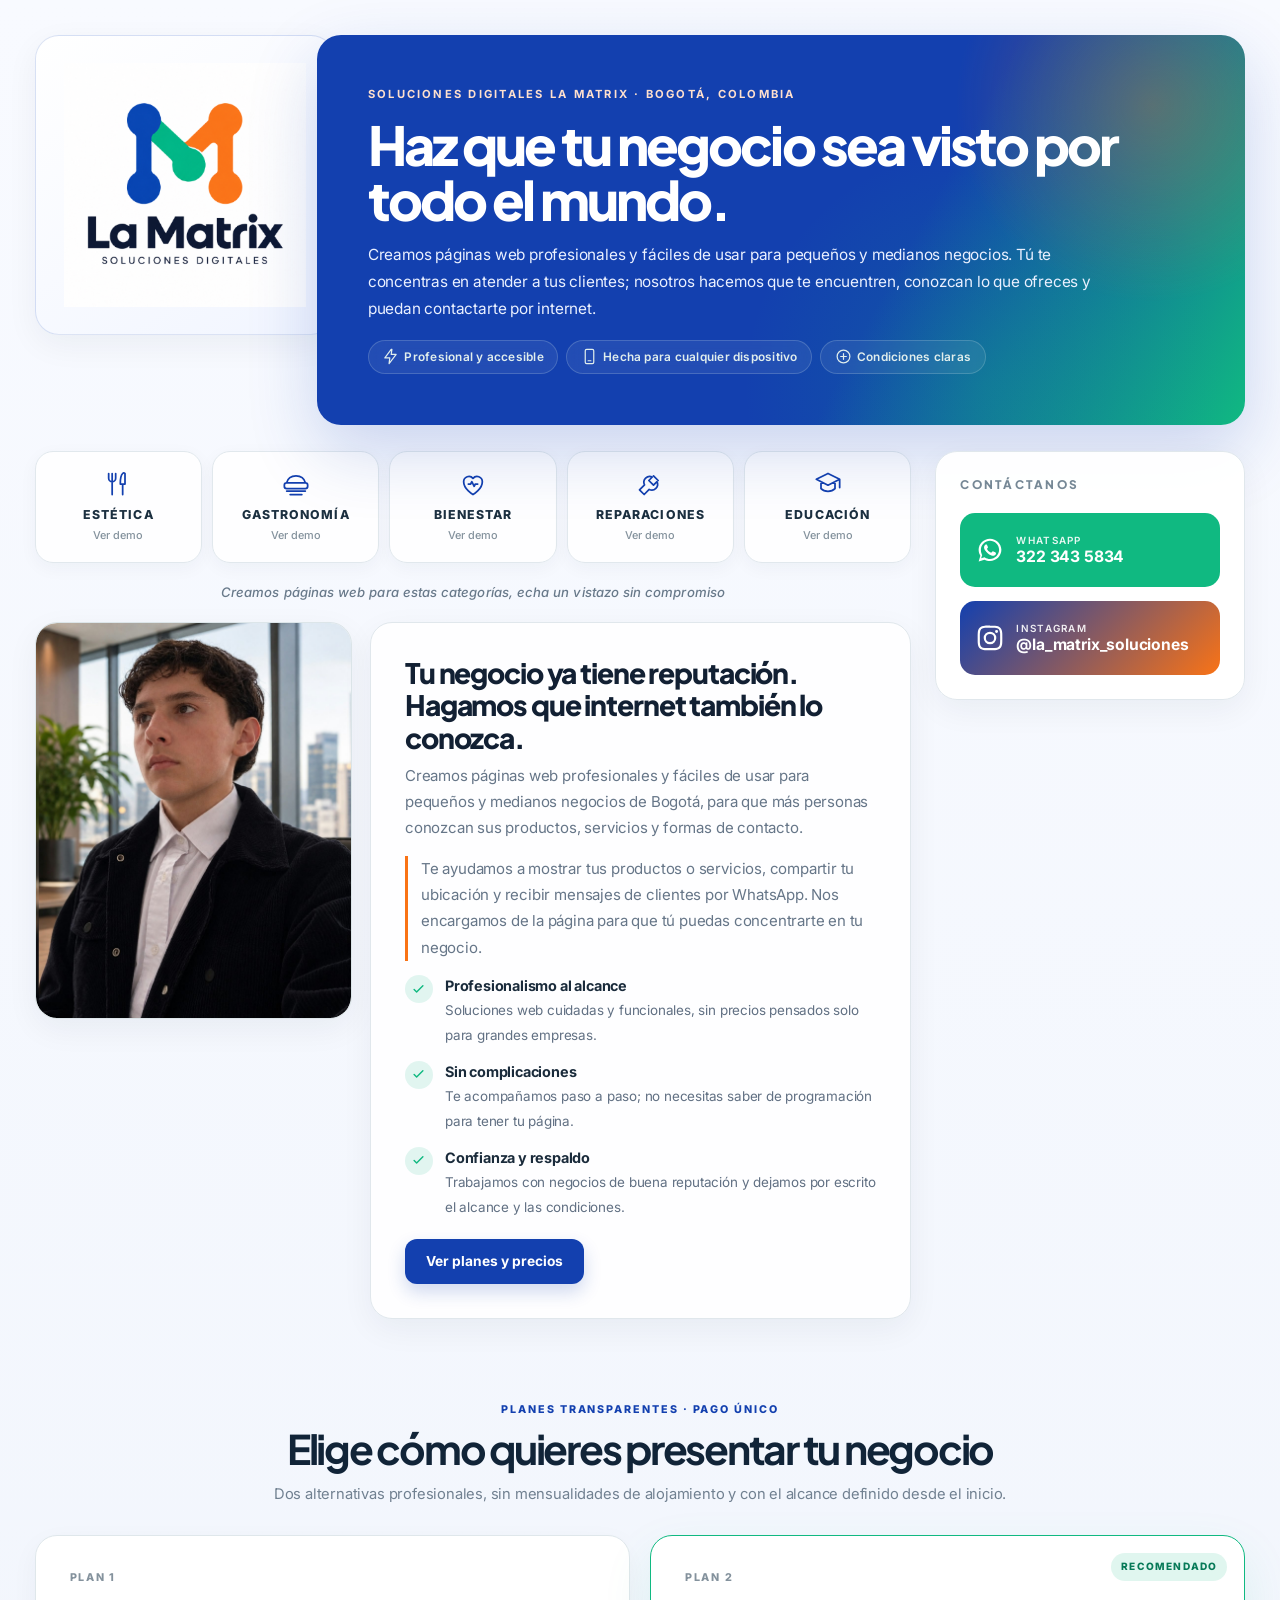
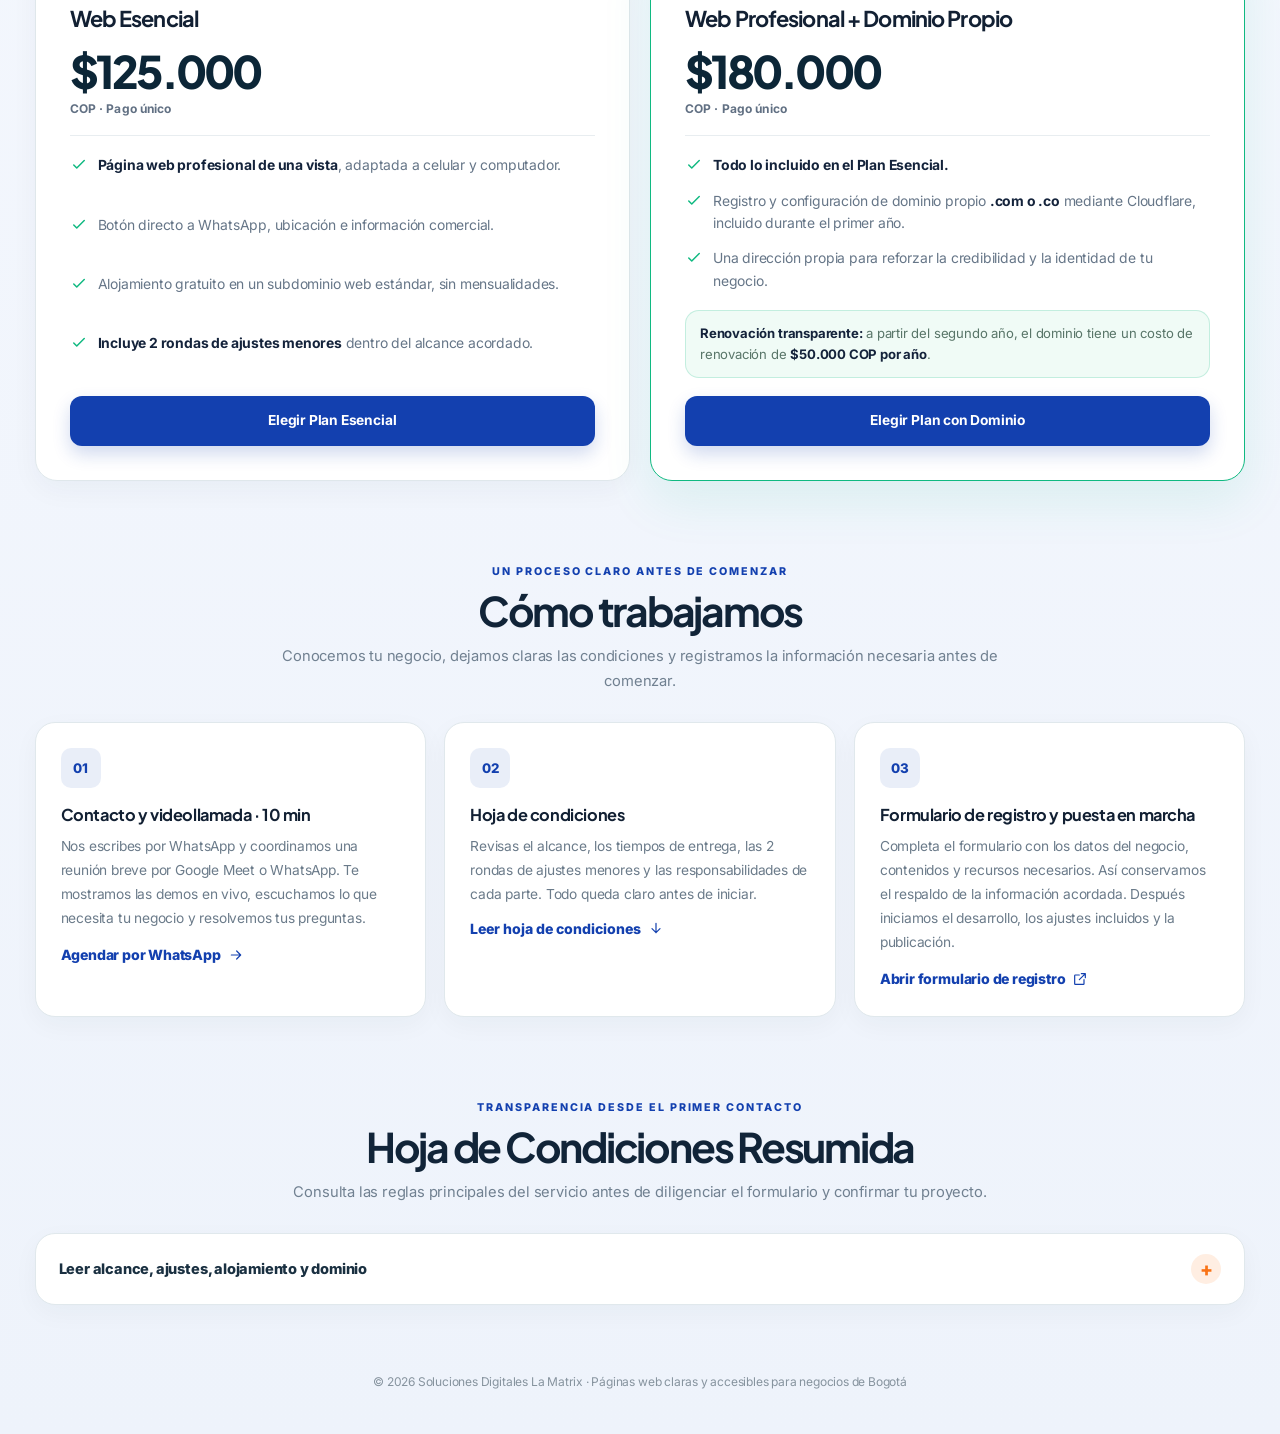
<file: index (1).html>
<!DOCTYPE html>
<html lang="es">
<head>
<meta charset="UTF-8">
<meta name="viewport" content="width=device-width, initial-scale=1">
<!-- EDITAR AQUÍ: título de la pestaña del navegador (el nombre de tu negocio se cambia en el bloque CONFIG del script, al final del archivo) -->
<title>Soluciones Digitales La Matrix | Páginas web para negocios en Bogotá</title>
<meta name="description" content="Páginas web profesionales y accesibles para pequeños y medianos negocios de Bogotá. Muestra tus servicios, ubicación y medios de contacto. Planes desde $125.000 COP.">
<meta name="theme-color" content="#1340AF">
<meta property="og:type" content="website">
<meta property="og:title" content="Soluciones Digitales La Matrix">
<meta property="og:description" content="Páginas web claras y accesibles para negocios de Bogotá. Te ayudamos a mostrar lo que haces y a recibir contactos por internet.">
<link rel="preconnect" href="https://fonts.googleapis.com">
<link rel="preconnect" href="https://fonts.gstatic.com" crossorigin>
<link href="https://fonts.googleapis.com/css2?family=Inter:wght@400;500;600;700&family=Plus+Jakarta+Sans:wght@400;500;600;700;800&display=swap" rel="stylesheet">
<style>
/* =========================================================
 ESTILOS GENERALES
 ========================================================= */
*{box-sizing:border-box;margin:0;padding:0}
html{scroll-behavior:smooth}
body{font-family:'Inter',system-ui,-apple-system,'Segoe UI',Roboto,sans-serif;background:var(--bg);color:var(--ink);line-height:1.55;-webkit-font-smoothing:antialiased}
body[data-view="demo"]{padding-top:46px}
button{font-family:inherit;cursor:pointer;border:0}
a{color:inherit;text-decoration:none}
img,svg{max-width:100%}
:focus-visible{outline:3px solid var(--accent);outline-offset:2px}
[hidden]{display:none!important}
@media (prefers-reduced-motion:reduce){*{animation:none!important;transition:none!important;scroll-behavior:auto!important}}

.btn{display:inline-flex;align-items:center;justify-content:center;gap:.55rem;padding:.9rem 1.4rem;border-radius:999px;font-weight:700;font-size:.98rem;transition:transform .2s,box-shadow .2s,background .2s;text-align:center}
.btn:hover{transform:translateY(-2px)}
.btn-primary{background:linear-gradient(135deg,var(--brand),var(--brand-2));color:#fff;box-shadow:0 8px 20px rgba(79,70,229,.35)}
.btn-primary:hover{box-shadow:0 12px 26px rgba(79,70,229,.45)}

/* =========================================================
 PANTALLA PRINCIPAL
 ========================================================= */
.wrap{max-width:1480px;margin:0 auto;padding:20px}

/* ---- Header: logo 25% / banner 75% ---- */
.top{display:grid;grid-template-columns:1fr 3fr;gap:20px;margin-bottom:20px}
.logo-slot{
 min-height:150px;border:2.5px dashed #a5acc4;border-radius:var(--radius);background:#fff;
 display:flex;align-items:center;justify-content:center;text-align:center;padding:14px;
 color:var(--muted);font-weight:700;font-size:.95rem;letter-spacing:.04em;overflow:hidden
}
.logo-slot img{max-height:120px;object-fit:contain}
.banner{
 position:relative;overflow:hidden;border-radius:var(--radius);padding:30px 36px;color:#fff;
 background:radial-gradient(1200px 300px at 90% -20%,rgba(255,255,255,.18),transparent 60%),linear-gradient(120deg,#1e1b4b 0%,#4338ca 55%,#7c3aed 100%);
 box-shadow:var(--shadow-lg);display:flex;flex-direction:column;justify-content:center;gap:10px
}
.banner .eyebrow{font-size:.78rem;font-weight:700;letter-spacing:.14em;text-transform:uppercase;color:#c7d2fe}
.banner h1{font-size:clamp(1.5rem,2.8vw,2.5rem);line-height:1.12;font-weight:800;letter-spacing:-.02em}
.banner p{max-width:860px;color:#e0e7ff;font-size:1.04rem}
.banner .chips{display:flex;flex-wrap:wrap;gap:8px;margin-top:4px}
.chip{background:rgba(255,255,255,.14);border:1px solid rgba(255,255,255,.25);padding:.3rem .8rem;border-radius:999px;font-size:.82rem;font-weight:600}

/* ---- Cuerpo: 70% / 30% ---- */
.body{display:grid;grid-template-columns:7fr 3fr;gap:20px;align-items:start}
.left{display:flex;flex-direction:column;gap:16px;min-width:0}

.cats{display:grid;grid-template-columns:repeat(5,1fr);gap:12px}
.cat{
 background:var(--card);border:2px solid var(--line);border-radius:18px;padding:16px 8px;
 display:flex;flex-direction:column;align-items:center;gap:6px;font-weight:800;font-size:.86rem;letter-spacing:.05em;color:var(--ink);
 box-shadow:var(--shadow);transition:transform .2s,border-color .2s,box-shadow .2s,background .2s
}
.cat .ico{font-size:1.8rem;transition:transform .25s}
.cat:hover{transform:translateY(-4px);border-color:var(--brand);box-shadow:var(--shadow-lg);background:#f5f3ff}
.cat:hover .ico{transform:scale(1.18) rotate(-6deg)}
.cat small{font-weight:600;color:var(--muted);letter-spacing:0;font-size:.72rem}
.guide{font-weight:700;text-align:center;padding:2px 8px;color:var(--ink)}
.guide span{color:var(--brand)}

.lower{display:grid;grid-template-columns:7fr 13fr;gap:20px}
.photo-slot{
 min-height:300px;border:2.5px dashed #a5acc4;border-radius:var(--radius);background:#fff;overflow:hidden;
 display:flex;align-items:center;justify-content:center;text-align:center;padding:16px;color:var(--muted);font-weight:700
}
.photo-slot img{width:100%;height:100%;object-fit:cover;border-radius:12px}
.about{background:var(--card);border-radius:var(--radius);padding:28px;box-shadow:var(--shadow);border:1px solid var(--line)}
.about h2{font-size:1.5rem;font-weight:800;letter-spacing:-.01em;margin-bottom:8px}
.about p{color:var(--muted);margin-bottom:14px}
.benefits{list-style:none;display:grid;gap:10px;margin-bottom:20px}
.benefits li{display:flex;gap:12px;align-items:flex-start}
.benefits .tick{flex:none;width:26px;height:26px;border-radius:50%;background:#e0e7ff;color:var(--brand);display:grid;place-items:center;font-weight:800;font-size:.85rem}
.benefits b{display:block}
.benefits span{color:var(--muted);font-size:.93rem}

/* ---- Panel lateral ---- */
.right{background:var(--card);border-radius:var(--radius);padding:22px;box-shadow:var(--shadow);border:1px solid var(--line);position:sticky;top:16px}
.right h2{font-size:1.15rem;font-weight:800;letter-spacing:.08em;margin-bottom:14px}
.side-grid{display:grid;grid-template-columns:1fr;gap:14px}
.contact-stack{display:grid;gap:14px;align-content:start}
.contact-btn{display:flex;align-items:center;gap:12px;padding:14px 16px;border-radius:18px;color:#fff;font-weight:700;transition:transform .2s,box-shadow .2s}
.contact-btn:hover{transform:translateY(-3px);box-shadow:var(--shadow-lg)}
.contact-btn svg{flex:none;width:34px;height:34px}
.contact-btn small{display:block;font-weight:600;opacity:.9;font-size:.74rem;letter-spacing:.05em}
.contact-btn strong{display:block;font-size:1.05rem;line-height:1.2;word-break:break-word}
.wa{background:linear-gradient(135deg,#25d366,var(--wa-dark))}
.ig{background:linear-gradient(135deg,#feda75 0%,#fa7e1e 25%,#d62976 55%,#962fbf 80%,#4f5bd5 100%)}
/* ---- Nueva oferta comercial: planes, proceso y condiciones ---- */
.pricing-section,.process-section,.terms-section{margin-top:28px}
.section-head{max-width:780px;margin:0 auto 22px;text-align:center}
.section-eyebrow{display:inline-block;color:var(--brand);font-size:.76rem;font-weight:800;letter-spacing:.14em;text-transform:uppercase;margin-bottom:8px}
.section-head h2{font-size:clamp(1.55rem,2.7vw,2.2rem);line-height:1.15;letter-spacing:-.03em;margin-bottom:9px}
.section-head p{color:var(--muted);font-size:.98rem}
.plan-grid{display:grid;grid-template-columns:repeat(2,minmax(0,1fr));gap:18px;align-items:stretch}
.plan-card{position:relative;display:flex;flex-direction:column;gap:15px;background:#fff;border:1px solid var(--line);border-radius:22px;padding:clamp(20px,2.5vw,30px);box-shadow:var(--shadow);min-width:0}
.plan-card.recommended{border:2px solid var(--brand);box-shadow:0 14px 38px rgba(79,70,229,.13)}
.plan-label{font-size:.76rem;font-weight:800;letter-spacing:.1em;text-transform:uppercase;color:var(--muted)}
.plan-card h3{font-size:1.35rem;line-height:1.2;letter-spacing:-.02em}
.plan-price{font-size:clamp(2rem,3.2vw,2.75rem);line-height:1;font-weight:800;letter-spacing:-.045em;color:var(--ink)}
.plan-price small{display:block;margin-top:7px;font-size:.82rem;line-height:1.4;font-weight:700;letter-spacing:0;color:var(--muted)}
.plan-divider{height:1px;background:var(--line);width:100%}
.plan-includes{list-style:none;display:grid;gap:11px;flex:1}
.plan-includes li{display:flex;align-items:flex-start;gap:10px;color:var(--muted);font-size:.93rem}
.plan-includes svg{flex:none;width:19px;height:19px;color:var(--brand);margin-top:2px;stroke:currentColor;fill:none;stroke-width:2;stroke-linecap:round;stroke-linejoin:round}
.plan-includes strong{color:var(--ink)}
.plan-note{background:#f5f7ff;border:1px solid #e2e7ff;border-radius:14px;padding:12px 14px;color:#46506c;font-size:.86rem}
.plan-note strong{color:var(--ink)}
.plan-badge{position:absolute;top:17px;right:17px;background:#eef2ff;color:#3730a3;border-radius:999px;padding:6px 10px;font-size:.7rem;font-weight:800;letter-spacing:.06em;text-transform:uppercase}
.plan-card .btn{width:100%;margin-top:auto}
.plan-card .btn-secondary{background:#eef2ff;color:#312e81;box-shadow:none}
.plan-card .btn-secondary:hover{background:#e0e7ff}
.process-grid{display:grid;grid-template-columns:repeat(3,minmax(0,1fr));gap:16px}
.process-card{background:#fff;border:1px solid var(--line);border-radius:20px;padding:23px;box-shadow:var(--shadow);min-width:0}
.process-number{display:grid;place-items:center;width:39px;height:39px;border-radius:12px;background:#eef2ff;color:var(--brand);font-size:1rem;font-weight:800;margin-bottom:16px}
.process-card h3{font-size:1.08rem;line-height:1.3;margin-bottom:8px}
.process-card p{color:var(--muted);font-size:.92rem}
.process-card .inline-link{display:inline-flex;align-items:center;gap:7px;margin-top:14px;color:var(--brand);font-weight:800;font-size:.88rem}.process-card button.inline-link{padding:0;background:transparent;font-family:inherit;text-align:left}
.process-card .inline-link svg{width:16px;height:16px;stroke:currentColor;fill:none;stroke-width:1.8;stroke-linecap:round;stroke-linejoin:round}
.terms-panel{background:#fff;border:1px solid var(--line);border-radius:20px;padding:0;box-shadow:var(--shadow);overflow:hidden}
.terms-panel summary{list-style:none;display:flex;align-items:center;justify-content:space-between;gap:16px;padding:20px 23px;font-size:1rem;font-weight:800;cursor:pointer}
.terms-panel summary::-webkit-details-marker{display:none}
.terms-panel summary::after{content:"+";flex:none;display:grid;place-items:center;width:30px;height:30px;border-radius:50%;background:#eef2ff;color:var(--brand);font-size:1.2rem;line-height:1}
.terms-panel[open] summary::after{content:"−"}
.terms-content{border-top:1px solid var(--line);padding:18px 23px 22px}
.terms-intro{color:var(--muted);font-size:.92rem;margin-bottom:12px}
.terms-list{list-style:none;display:grid;gap:10px}
.terms-list li{position:relative;padding-left:23px;color:var(--muted);font-size:.9rem}
.terms-list li::before{content:"";position:absolute;left:2px;top:.55em;width:8px;height:8px;border-radius:50%;background:var(--brand)}
.terms-footer{margin-top:16px;padding-top:14px;border-top:1px solid var(--line);display:flex;align-items:center;justify-content:space-between;gap:14px;flex-wrap:wrap}
.terms-footer p{font-size:.83rem;color:var(--muted);max-width:620px}
.terms-footer .btn{padding:.72rem 1.1rem;font-size:.88rem}
.btn-outline{background:#fff;color:var(--brand);border:1px solid #c7d2fe;box-shadow:none}
.btn-outline:hover{background:#f5f7ff}
.line-icon{width:24px;height:24px;display:block;stroke:currentColor;fill:none;stroke-width:1.7;stroke-linecap:round;stroke-linejoin:round}
.chip .line-icon{width:17px;height:17px;display:inline-block;vertical-align:-4px;margin-right:5px}
.cat .line-icon{width:31px;height:31px;color:var(--brand);margin-bottom:3px}
.benefits .tick{display:grid;place-items:center;flex:none;width:26px;height:26px;border-radius:50%;background:#e0e7ff;color:var(--brand)}
.benefits .tick svg{width:15px;height:15px;stroke:currentColor;fill:none;stroke-width:2.3;stroke-linecap:round;stroke-linejoin:round}
@media(max-width:900px){.process-grid{grid-template-columns:1fr 1fr}.process-card:last-child{grid-column:1/-1}}
@media(max-width:680px){.plan-grid,.process-grid{grid-template-columns:1fr}.process-card:last-child{grid-column:auto}.plan-badge{position:static;align-self:flex-start;order:-1;margin-bottom:-6px}.terms-panel summary{padding:17px}.terms-content{padding:16px 17px 19px}.terms-footer{align-items:stretch}.terms-footer .btn{width:100%}}

.foot{text-align:center;color:var(--muted);font-size:.82rem;padding:24px 0 8px}

/* ---- Responsive pantalla principal ---- */
@media (min-width:1280px){
 .contact-btn{flex-direction:row;align-items:center;text-align:left}
}
@media (max-width:1100px){
 .body{grid-template-columns:1fr}
 .right{position:static}
 .side-grid{grid-template-columns:1fr}
}
@media (max-width:900px){
 .top{grid-template-columns:1fr}
 .logo-slot{min-height:110px}
 .cats{grid-template-columns:repeat(2,1fr)}
 .cats .cat:last-child{grid-column:1/-1}
 .lower{grid-template-columns:1fr}
 .photo-slot{min-height:220px}
 .side-grid{grid-template-columns:1fr}
}
@media (max-width:520px){
 .wrap{padding:14px}
 .banner{padding:22px 20px}
 .about{padding:22px 18px}
}

/* =========================================================
 BARRA SUPERIOR FIJA DE LAS DEMOS
 ========================================================= */
.demo-bar{
 position:fixed;top:0;left:0;right:0;height:46px;z-index:1000;background:#0f172a;color:#e2e8f0;
 display:flex;align-items:center;justify-content:center;gap:14px;padding:0 12px;font-size:.82rem;
 box-shadow:0 2px 10px rgba(0,0,0,.35)
}
.demo-bar b{color:#fff}
.demo-bar button{background:var(--accent);color:#1f1300;font-weight:800;font-size:.78rem;padding:.4rem .9rem;border-radius:999px;white-space:nowrap;transition:transform .2s}
.demo-bar button:hover{transform:translateX(-3px)}
.demo-bar span{text-align:center;line-height:1.2}
@media (max-width:560px){.demo-bar{font-size:.7rem;gap:8px}.demo-bar button{font-size:.7rem;padding:.35rem .7rem}}

/* =========================================================
 ESTILOS COMPARTIDOS DE LAS DEMOS
 ========================================================= */
.demo{background:var(--bg);color:var(--ink);min-height:100vh}
.d-nav{position:sticky;top:46px;z-index:900;background:var(--nav-bg,var(--bg));border-bottom:1px solid var(--line);backdrop-filter:blur(8px)}
.d-nav-in{max-width:1180px;margin:0 auto;padding:12px 20px;display:flex;align-items:center;justify-content:space-between;gap:16px;flex-wrap:wrap}
.d-brand{font-weight:800;font-size:1.15rem;letter-spacing:-.01em;display:flex;align-items:center;gap:10px}
.d-links{display:flex;gap:6px;flex-wrap:wrap}
.d-links button{background:transparent;color:var(--ink);font-weight:600;font-size:.9rem;padding:.45rem .85rem;border-radius:999px;transition:background .2s}
.d-links button:hover{background:rgba(127,127,127,.16)}
.d-wrap{max-width:1180px;margin:0 auto;padding:0 20px}
.d-hero{padding:70px 0 60px;background:var(--hero)}
.d-hero .d-wrap{display:grid;grid-template-columns:1.15fr .85fr;gap:36px;align-items:center}
.d-hero h1{font-size:clamp(2rem,5vw,3.4rem);line-height:1.05;font-weight:800;letter-spacing:-.03em;margin-bottom:14px}
.d-hero p{font-size:1.08rem;color:var(--muted);max-width:560px;margin-bottom:24px}
.d-hero .pill{display:inline-block;background:var(--p);color:var(--on-p);font-weight:800;font-size:.72rem;letter-spacing:.12em;text-transform:uppercase;padding:.35rem .9rem;border-radius:999px;margin-bottom:16px}
.d-art{aspect-ratio:1/1;max-height:380px;margin-left:auto;width:100%;border-radius:28px;display:grid;place-items:center;font-size:7rem;background:var(--art);box-shadow:var(--shadow-lg)}
.d-btns{display:flex;gap:12px;flex-wrap:wrap}
.d-btn{background:var(--p);color:var(--on-p);font-weight:800;padding:.9rem 1.5rem;border-radius:14px;font-size:.98rem;transition:transform .2s,filter .2s;display:inline-flex;align-items:center;gap:.5rem}
.d-btn:hover{transform:translateY(-2px);filter:brightness(1.08)}
.d-btn.ghost{background:transparent;color:var(--ink);border:2px solid var(--ink)}
.d-sec{padding:64px 0}
.d-sec.alt{background:var(--alt)}
.d-title{font-size:clamp(1.6rem,3vw,2.2rem);font-weight:800;letter-spacing:-.02em;margin-bottom:8px}
.d-sub{color:var(--muted);margin-bottom:30px;max-width:620px}
.d-grid{display:grid;gap:18px}
.g2{grid-template-columns:repeat(2,1fr)}.g3{grid-template-columns:repeat(3,1fr)}.g4{grid-template-columns:repeat(4,1fr)}
.d-card{background:var(--card);border:1px solid var(--line);border-radius:20px;padding:22px;box-shadow:var(--shadow);transition:transform .2s,box-shadow .2s}
.d-card:hover{transform:translateY(-4px);box-shadow:var(--shadow-lg)}
.d-card h3{font-size:1.08rem;font-weight:800;margin-bottom:6px}
.d-card p{color:var(--muted);font-size:.93rem}
.d-card .big{font-size:2.2rem;margin-bottom:8px;display:block}
.d-price{display:inline-block;margin-top:10px;font-weight:800;color:var(--p)}
.d-table{width:100%;border-collapse:collapse;background:var(--card);border-radius:20px;overflow:hidden;box-shadow:var(--shadow);border:1px solid var(--line)}
.d-table th,.d-table td{padding:14px 18px;text-align:left;border-bottom:1px solid var(--line)}
.d-table th{background:var(--p);color:var(--on-p);font-size:.82rem;letter-spacing:.08em;text-transform:uppercase}
.d-table td:last-child,.d-table th:last-child{text-align:right;font-weight:800}
.d-table tr:last-child td{border-bottom:0}
.d-foot{background:#0b1120;color:#cbd5e1;padding:36px 0;text-align:center;font-size:.9rem}
.d-foot b{color:#fff}
.d-foot p{margin-top:6px;opacity:.8}
.tabs{display:flex;gap:8px;flex-wrap:wrap;margin-bottom:22px}
.tab{background:var(--card);border:2px solid var(--line);color:var(--ink);font-weight:700;padding:.55rem 1.1rem;border-radius:999px;font-size:.9rem;transition:all .2s}
.tab:hover{border-color:var(--p)}
.tab[aria-selected="true"]{background:var(--p);color:var(--on-p);border-color:var(--p)}
.d-demo-note{font-size:.78rem;opacity:.6;margin-top:10px}
section[id]{scroll-margin-top:110px}

@media (max-width:900px){
 .g3,.g4{grid-template-columns:repeat(2,1fr)}
 .d-hero .d-wrap{grid-template-columns:1fr}
 .d-art{max-height:240px;font-size:5rem;margin:0}
 .d-sec{padding:48px 0}
}
@media (max-width:560px){
 .g2,.g3,.g4{grid-template-columns:1fr}
 .d-hero{padding:44px 0 40px}
 .d-table th,.d-table td{padding:12px 12px;font-size:.9rem}
 .d-links{display:none}
}

/* ---------- TEMAS ---------- */
/* Barbería */
.t-barber{--p:#c8a24a;--on-p:#161106;--bg:#121212;--ink:#f4efe4;--muted:#b4ad9c;--card:#1c1c1c;--line:#2e2e2e;--alt:#181818;--nav-bg:rgba(18,18,18,.92);
 --hero:radial-gradient(900px 400px at 85% 0%,rgba(200,162,74,.22),transparent 60%),#121212;--art:linear-gradient(145deg,#2a2210,#0e0e0e);--shadow:0 6px 24px rgba(0,0,0,.4);--shadow-lg:0 14px 40px rgba(0,0,0,.55)}
.t-barber .d-btn.ghost{border-color:var(--p);color:var(--p)}
/* Burger */
.t-burger{--p:#e63946;--on-p:#fff;--bg:#fff8ee;--ink:#2b1b12;--muted:#7a6558;--card:#fff;--line:#f0e1cc;--alt:#ffefd5;--nav-bg:rgba(255,248,238,.94);
 --hero:linear-gradient(160deg,#fff1d6,#ffd9a8);--art:linear-gradient(145deg,#ffb703,#e63946)}
/* Odontología */
.t-dental{--p:#0f9d9a;--on-p:#fff;--bg:#f4fbfb;--ink:#0b2e33;--muted:#4d6c70;--card:#fff;--line:#d7ecec;--alt:#e6f6f6;--nav-bg:rgba(244,251,251,.94);
 --hero:linear-gradient(160deg,#e6f6f6,#cdeeee);--art:linear-gradient(145deg,#7fdad7,#0f9d9a)}
/* Reparaciones */
.t-repair{--p:#f97316;--on-p:#1a0c00;--bg:#f3f4f6;--ink:#0f2a43;--muted:#4b5b6b;--card:#fff;--line:#dfe3e8;--alt:#e7ebf0;--nav-bg:rgba(243,244,246,.94);
 --hero:linear-gradient(160deg,#0f2a43,#17476f);--art:linear-gradient(145deg,#f97316,#fbbf24)}
.t-repair .d-hero{color:#fff}.t-repair .d-hero p{color:#cbd5e1}.t-repair .d-hero .d-btn.ghost{color:#fff;border-color:#fff}
/* Educación */
.t-edu{--p:#6d28d9;--on-p:#fff;--bg:#faf7ff;--ink:#1e1b3a;--muted:#5d5880;--card:#fff;--line:#e6dcfb;--alt:#f1eaff;--nav-bg:rgba(250,247,255,.94);
 --hero:linear-gradient(160deg,#f1eaff,#ddd0fb);--art:linear-gradient(145deg,#8b5cf6,#fbbf24)}

/* ---------- Detalles específicos ---------- */
.hours{display:grid;gap:10px}
.hours div{display:flex;justify-content:space-between;gap:12px;padding:12px 16px;background:var(--card);border:1px solid var(--line);border-radius:14px}
.hours b{color:var(--p)}
.gal{aspect-ratio:1/1;border-radius:20px;display:flex;flex-direction:column;align-items:center;justify-content:center;gap:8px;font-weight:800;color:#fff;font-size:.95rem;text-align:center;padding:12px;transition:transform .25s;box-shadow:var(--shadow)}
.gal:hover{transform:scale(1.04) rotate(-1deg)}
.gal span{font-size:3rem}
.gal.a{background:linear-gradient(145deg,#3b2f12,#8a6d23)}.gal.b{background:linear-gradient(145deg,#1d1d1d,#4a4a4a)}.gal.c{background:linear-gradient(145deg,#4a1d1d,#a33)}
.gal.d{background:linear-gradient(145deg,#12303b,#2f7f95)}.gal.e{background:linear-gradient(145deg,#2b1b47,#6d4bd0)}.gal.f{background:linear-gradient(145deg,#1f3b1d,#4a9a46)}

.menu-item{display:flex;gap:14px;align-items:center}
.menu-item .em{flex:none;width:64px;height:64px;border-radius:16px;background:var(--alt);display:grid;place-items:center;font-size:2rem}
.menu-item .info{flex:1;min-width:0}
.menu-item .info h3{margin:0}
.menu-item .info p{font-size:.85rem}
.menu-item .buy{display:flex;flex-direction:column;align-items:flex-end;gap:6px}
.menu-item .buy b{font-weight:800}
.add{background:var(--p);color:var(--on-p);font-weight:800;font-size:.8rem;padding:.4rem .9rem;border-radius:999px;transition:transform .15s}
.add:hover{transform:scale(1.07)}
.cart-bar{position:sticky;bottom:14px;z-index:800;margin:26px auto 0;max-width:640px;background:#2b1b12;color:#fff;border-radius:20px;padding:12px 14px 12px 20px;display:flex;align-items:center;justify-content:space-between;gap:12px;box-shadow:var(--shadow-lg)}
.cart-bar small{display:block;opacity:.75;font-size:.76rem}
.cart-bar strong{font-size:1.1rem}
.cart-bar .clear{background:transparent;color:#fff;opacity:.7;font-size:.78rem;text-decoration:underline;margin-right:8px}

details{background:var(--card);border:1px solid var(--line);border-radius:16px;padding:16px 20px}
details+details{margin-top:10px}
summary{font-weight:700;cursor:pointer}
details p{color:var(--muted);margin-top:8px;font-size:.93rem}
.avatar{width:120px;height:120px;border-radius:50%;background:var(--art);display:grid;place-items:center;font-size:2.6rem;font-weight:800;color:#fff;box-shadow:var(--shadow-lg)}
.profile{display:grid;grid-template-columns:auto 1fr;gap:28px;align-items:center}
.stars{color:#f5b301;letter-spacing:2px;margin-bottom:6px}
.who{margin-top:10px;font-weight:700;font-size:.88rem}
.zone{background:var(--card);border:1px solid var(--line);padding:.5rem 1rem;border-radius:999px;font-weight:600;font-size:.9rem}
.zones{display:flex;flex-wrap:wrap;gap:10px}
.step{counter-increment:s}
.step::before{content:counter(s);display:grid;place-items:center;width:38px;height:38px;border-radius:50%;background:var(--p);color:var(--on-p);font-weight:800;margin-bottom:10px}
.steps{counter-reset:s}
.urgent{background:#dc2626;color:#fff;font-weight:800;padding:.9rem 1.5rem;border-radius:14px;display:inline-flex;gap:.5rem;animation:pulse 1.8s infinite}
@keyframes pulse{0%{box-shadow:0 0 0 0 rgba(220,38,38,.6)}70%{box-shadow:0 0 0 16px rgba(220,38,38,0)}100%{box-shadow:0 0 0 0 rgba(220,38,38,0)}}
.form{display:grid;gap:12px;max-width:520px}
.form label{font-weight:700;font-size:.88rem;display:grid;gap:6px}
.form input,.form select{font:inherit;padding:.8rem 1rem;border-radius:12px;border:2px solid var(--line);background:#fff;color:#1e1b3a}
.form input:focus,.form select:focus{border-color:var(--p);outline:0}
.modal-info{background:var(--card);border:1px solid var(--line);border-radius:20px;padding:24px}
@media (max-width:560px){.profile{grid-template-columns:1fr;justify-items:start}.menu-item .em{width:52px;height:52px;font-size:1.6rem}}

/* ---- Aviso (toast) ---- */
.toast{position:fixed;left:50%;bottom:26px;transform:translate(-50%,30px);background:#0f172a;color:#fff;padding:.9rem 1.3rem;border-radius:14px;box-shadow:var(--shadow-lg);z-index:2000;opacity:0;pointer-events:none;transition:all .3s;max-width:min(92vw,460px);text-align:center;font-size:.92rem;font-weight:600;border:1px solid #334155}
.toast.show{opacity:1;transform:translate(-50%,0)}

/* =========================================================
   SISTEMA VISUAL PREMIUM — AGENCIA + CINCO DEMOSTRACIONES
   ========================================================= */
body{background:linear-gradient(180deg,#f7f9fb 0%,#eef3f6 100%);color:#122033;font-family:Inter,system-ui,sans-serif;letter-spacing:-.012em}
.wrap{max-width:1380px;padding:clamp(16px,2.7vw,38px)}
.top{grid-template-columns:minmax(170px,.28fr) minmax(0,1fr);gap:22px;margin-bottom:26px;align-items:stretch}
.logo-slot{min-height:260px;aspect-ratio:1/1;max-height:300px;align-self:stretch;border:1px solid #dbe3e9;border-radius:24px;background:linear-gradient(145deg,#fff,#f2f6f7);display:flex;flex-direction:column;gap:12px;color:#7b8895;box-shadow:var(--shadow);font-size:.72rem;font-weight:600;letter-spacing:.06em;text-transform:uppercase}
.logo-slot img{width:100%;height:100%;max-height:none;object-fit:contain;padding:22px}
.slot-mark{display:grid;place-items:center;width:64px;height:64px;border:1px solid #cbd6dc;border-radius:18px;color:#71818b;font-size:.72rem;font-weight:800;letter-spacing:.16em;background:rgba(255,255,255,.68)}
.logo-slot small,.photo-placeholder small{font-size:.68rem;line-height:1.5;color:#8995a2;letter-spacing:.02em;text-transform:none;text-align:center}
.banner{min-height:260px;border-radius:24px;padding:clamp(28px,4vw,54px);background:linear-gradient(118deg,#1340AF 0%,#1340AF 62%,#10B981 100%);box-shadow:0 26px 70px rgba(19,64,175,.2);gap:14px}
.banner:after{content:"";position:absolute;inset:0;background:radial-gradient(circle at 90% 18%,rgba(249,115,22,.30),transparent 22%),radial-gradient(circle at 72% 90%,rgba(16,185,129,.20),transparent 32%);pointer-events:none}
.banner>*{position:relative;z-index:1}
.banner .eyebrow{color:#b6d6d0;font-size:.7rem;letter-spacing:.2em}
.banner h1{font-family:'Plus Jakarta Sans',Inter,sans-serif;font-size:clamp(2rem,4.2vw,3.65rem);font-weight:700;letter-spacing:-.055em;line-height:1.03;max-width:800px}
.banner p{color:#d1dbe1;max-width:760px;font-size:clamp(.94rem,1.2vw,1.08rem);line-height:1.75}
.chip{background:rgba(255,255,255,.07);border:1px solid rgba(212,235,232,.2);color:#e1eeec;padding:.42rem .85rem;font-size:.74rem;letter-spacing:.02em;backdrop-filter:blur(8px)}
.body{grid-template-columns:minmax(0,1fr) 310px;gap:24px}
.left{gap:17px}
.cats{gap:10px}
.cat{min-height:112px;background:rgba(255,255,255,.88);border:1px solid #e1e8ed;border-radius:18px;padding:18px 10px;color:#1c3040;box-shadow:0 5px 18px rgba(22,48,62,.045);font-size:.77rem;letter-spacing:.09em}
.cat .line-icon{width:28px;height:28px;color:#078273;stroke-width:1.5}
.cat:hover{background:#fff;border-color:#9dc9c1;box-shadow:0 16px 30px rgba(10,80,74,.1);transform:translateY(-3px)}
.cat small{font-size:.68rem;color:#84929d;font-weight:500;letter-spacing:0;text-transform:none}
.guide{font-size:.82rem;font-weight:500;color:#68798a;letter-spacing:.005em}
.guide span{color:var(--brand)}
.lower{grid-template-columns:minmax(210px,.85fr) minmax(0,1.45fr);gap:18px}
.photo-slot{min-height:0;aspect-ratio:4/5;border:1px solid #dce5e9;border-radius:22px;background:linear-gradient(145deg,#e8eff0,#f9fbfc);box-shadow:var(--shadow);padding:0}
.photo-slot img{width:100%;height:100%;object-fit:cover;border-radius:21px}
.photo-placeholder{display:flex;flex-direction:column;align-items:center;justify-content:center;gap:12px;text-align:center;padding:24px;height:100%;width:100%;color:#697b87}
.photo-placeholder b{font-size:.92rem;color:#3a4e5a}
.about{border:1px solid #e0e7ec;border-radius:22px;padding:clamp(22px,3vw,34px);box-shadow:var(--shadow);background:rgba(255,255,255,.92)}
.about h2,.section-head h2,.plan-card h3{font-family:'Plus Jakarta Sans',Inter,sans-serif}
.about h2{font-size:clamp(1.35rem,2.2vw,1.8rem);letter-spacing:-.04em;line-height:1.16}
.about p{font-size:.94rem;line-height:1.75;color:#667688}
.benefits{gap:14px}
.benefits .tick{background:rgba(16,185,129,.12);color:var(--matrix-green);width:28px;height:28px}
.benefits b{font-size:.9rem;color:#1a2b3b}
.benefits span{font-size:.84rem;line-height:1.6}
.right{border:1px solid #e0e7ec;border-radius:22px;padding:24px;box-shadow:var(--shadow);background:rgba(255,255,255,.94);top:24px}
.right h2{font-size:.74rem;letter-spacing:.19em;color:#768896;margin-bottom:18px}
.contact-btn{border-radius:15px;padding:15px 16px;min-height:74px}
.contact-btn svg{width:28px;height:28px}
.wa{background:linear-gradient(135deg,#0b8067,#075d51)}
.ig{background:linear-gradient(135deg,#293c4a,#485c69)}
.contact-btn small{font-size:.62rem;letter-spacing:.13em}
.contact-btn strong{font-size:.98rem}
.btn{font-size:.86rem;padding:.9rem 1.3rem;border-radius:12px}
.btn-primary{background:var(--matrix-blue);box-shadow:0 8px 18px rgba(19,64,175,.20)}
.btn-primary:hover{box-shadow:0 13px 25px rgba(8,127,112,.25)}
.btn-secondary{background:#edf5f3;color:#176f65}
.pricing-section,.process-section,.terms-section{margin-top:clamp(42px,6vw,76px)}
.section-head{margin-bottom:28px}
.section-eyebrow{color:var(--matrix-blue);font-size:.67rem;letter-spacing:.2em}
.section-head h2{font-size:clamp(1.8rem,3.2vw,2.55rem);letter-spacing:-.055em;color:#112438}
.section-head p{color:#718191;font-size:.92rem;line-height:1.7}
.plan-grid{gap:20px}
.plan-card{border:1px solid #dfe7eb;border-radius:22px;padding:clamp(24px,3vw,34px);gap:18px;box-shadow:0 9px 28px rgba(20,48,60,.045)}
.plan-card.recommended{border:1.5px solid #168b7a;box-shadow:0 20px 50px rgba(10,109,97,.1)}
.plan-label{font-size:.67rem;letter-spacing:.16em;color:#84929d}
.plan-card h3{font-size:1.36rem;letter-spacing:-.04em}
.plan-price{font-family:'Plus Jakarta Sans',Inter,sans-serif;font-size:clamp(2.2rem,4vw,2.8rem);letter-spacing:-.065em;color:#0c2637}
.plan-price small{font-family:Inter,sans-serif;font-size:.75rem;letter-spacing:.01em}
.plan-divider{background:#e8edf0}
.plan-includes{gap:13px}
.plan-includes li{font-size:.87rem;line-height:1.6;color:#667688}
.plan-includes svg{color:#0a8a78;width:18px;height:18px}
.plan-note{background:#f1f7f5;border:1px solid #dcebe6;border-radius:14px;color:#5d706e;font-size:.82rem;line-height:1.6}
.plan-badge{background:#e7f4f0;color:#087562;font-size:.63rem;letter-spacing:.12em}
.plan-card .btn{border-radius:12px}
.process-grid{gap:18px}
.process-card{border:1px solid #e0e8ec;border-radius:20px;padding:25px;box-shadow:0 8px 26px rgba(20,48,60,.04)}
.process-number{background:rgba(19,64,175,.09);color:var(--matrix-blue);border-radius:10px;width:40px;height:40px;font-size:.83rem}
.process-card h3{font-size:1.02rem;letter-spacing:-.025em}
.process-card p{font-size:.86rem;line-height:1.75;color:#6b7b8a}
.process-card .inline-link{color:var(--matrix-blue)}
.terms-panel{border:1px solid #e0e8ec;border-radius:20px;box-shadow:0 8px 26px rgba(20,48,60,.04)}
.terms-panel summary{font-size:.91rem;color:#1a3041}
.terms-panel summary::after{background:rgba(249,115,22,.12);color:var(--matrix-orange)}
.terms-list li{font-size:.85rem;line-height:1.65}
.terms-list li::before{background:#0b8877}
.foot{color:#86939e;font-size:.75rem;margin-top:44px}
.demo-bar{height:52px;background:rgba(8,24,36,.96);backdrop-filter:blur(14px);font-size:.76rem;letter-spacing:.01em;box-shadow:0 8px 24px rgba(0,0,0,.16)}
body[data-view="demo"]{padding-top:52px}
.demo-bar button{background:transparent;color:#e8f3f1;border:1px solid rgba(215,235,229,.3);border-radius:999px;padding:.43rem .85rem;display:inline-flex;align-items:center;gap:7px;font-size:.7rem;font-weight:600;letter-spacing:.01em}
.demo-bar button svg{width:15px;height:15px;stroke:currentColor;fill:none;stroke-width:1.8;stroke-linecap:round;stroke-linejoin:round}
.d-nav{top:52px;border-bottom:1px solid var(--line);backdrop-filter:blur(16px)}
.d-nav-in{max-width:1240px;padding:15px 22px}
.d-brand{font-family:'Plus Jakarta Sans',Inter,sans-serif;font-size:1.02rem;letter-spacing:-.035em}
.d-brand:before{content:"";width:9px;height:9px;border-radius:3px;background:var(--p);display:inline-block;box-shadow:0 0 0 5px color-mix(in srgb,var(--p) 15%,transparent)}
.d-links button{font-size:.77rem;border-radius:9px;color:var(--muted)}
.d-wrap{max-width:1240px}
.d-hero{padding:clamp(58px,7vw,92px) 0 clamp(48px,6vw,78px)}
.d-hero .d-wrap{grid-template-columns:1fr minmax(330px,.82fr);gap:clamp(32px,6vw,78px)}
.d-hero h1{font-family:'Plus Jakarta Sans',Inter,sans-serif;font-size:clamp(2.3rem,5vw,4.15rem);letter-spacing:-.065em;line-height:1.02}
.d-hero p{font-size:1rem;line-height:1.8;color:var(--muted);max-width:600px}
.d-hero .pill{border-radius:6px;background:color-mix(in srgb,var(--p) 13%,transparent);font-size:.66rem;letter-spacing:.16em;padding:.45rem .75rem}
.d-art{position:relative;display:block;overflow:hidden;aspect-ratio:4/4.4;max-height:520px;margin:0;border-radius:26px;background:var(--art);box-shadow:0 28px 66px rgba(10,20,26,.22)}
.d-art:after{content:"";position:absolute;inset:40% 0 0;background:linear-gradient(transparent,rgba(0,0,0,.46));pointer-events:none}
.d-art img{width:100%;height:100%;max-width:none;object-fit:cover;display:block;filter:saturate(.82)}
.art-caption{position:absolute;z-index:2;left:22px;bottom:18px;color:#fff;font-size:.65rem;font-weight:600;letter-spacing:.15em;text-transform:uppercase}
.d-btn{border-radius:10px;padding:.88rem 1.15rem;font-size:.84rem;letter-spacing:.005em}
.d-btn.ghost{border-width:1px}
.d-sec{padding:clamp(50px,6.5vw,84px) 0}
.d-title{font-family:'Plus Jakarta Sans',Inter,sans-serif;font-size:clamp(1.8rem,3vw,2.5rem);letter-spacing:-.055em}
.d-sub{font-size:.9rem;line-height:1.75;color:var(--muted)}
.d-card{border-radius:18px;padding:22px;box-shadow:0 9px 28px rgba(15,35,48,.045);border:1px solid var(--line)}
.d-card h3{font-size:1rem;letter-spacing:-.025em}
.d-card p{font-size:.85rem;line-height:1.7}
.d-price{font-size:.9rem}
.d-table{border-radius:16px}
.d-table th{font-size:.69rem;letter-spacing:.14em}
.d-table td{font-size:.88rem}
.d-foot{padding:36px 0;background:#0a1b27;color:#9fb1bc;font-size:.78rem;letter-spacing:.02em}
.d-foot b{font-family:'Plus Jakarta Sans',Inter,sans-serif;color:#edf6f3;letter-spacing:-.02em}
.d-photo-band{padding:0 0 clamp(48px,6vw,72px);background:var(--bg)}
.photo-grid{display:grid;grid-template-columns:repeat(3,minmax(0,1fr));gap:16px}
.editorial-photo{position:relative;overflow:hidden;aspect-ratio:16/10;border-radius:17px;margin:0;background:var(--alt);box-shadow:var(--shadow)}
.editorial-photo img{width:100%;height:100%;object-fit:cover;display:block;transition:transform .55s ease}
.editorial-photo:hover img{transform:scale(1.045)}
.editorial-photo:after{content:"";position:absolute;inset:45% 0 0;background:linear-gradient(transparent,rgba(0,0,0,.55))}
.editorial-photo figcaption{position:absolute;z-index:1;left:16px;bottom:13px;color:white;font-size:.74rem;font-weight:600;letter-spacing:.01em}
.gal{position:relative;display:block;overflow:hidden;aspect-ratio:4/5;border-radius:17px;padding:0;box-shadow:var(--shadow);color:#fff}
.gal img{width:100%;height:100%;object-fit:cover;display:block;transition:transform .5s ease}
.gal:hover{transform:translateY(-2px)}
.gal:hover img{transform:scale(1.05)}
.gal:after{content:"";position:absolute;inset:45% 0 0;background:linear-gradient(transparent,rgba(0,0,0,.64))}
.gal figcaption{position:absolute;z-index:1;bottom:15px;left:15px;right:12px;font-size:.79rem;letter-spacing:.02em;text-align:left}
.menu-item{align-items:stretch;gap:13px}
.menu-item .em{flex:none;width:100px;height:94px;border-radius:12px;background:var(--alt);overflow:hidden}
.menu-item .em img{width:100%;height:100%;object-fit:cover;display:block}
.menu-item .info{align-self:center}
.menu-item .info h3{font-size:.93rem}
.menu-item .info p{font-size:.79rem;line-height:1.55}
.menu-item .buy{justify-content:center}
.add{background:var(--p);border-radius:8px;padding:.45rem .72rem;font-size:.72rem}
.cart-bar{border:1px solid rgba(255,255,255,.12);border-radius:15px;bottom:18px;padding:13px 16px;background:#162b35;box-shadow:0 18px 44px rgba(8,20,27,.24)}
.cart-bar .d-btn{background:#e7b967;color:#241a0a}
.d-card .big{width:44px;height:44px;display:grid;place-items:center;border-radius:12px;background:color-mix(in srgb,var(--p) 10%,var(--card));color:var(--p);margin-bottom:15px}
.d-card .big svg{width:22px;height:22px;stroke:currentColor;fill:none;stroke-width:1.5;stroke-linecap:round;stroke-linejoin:round}
.avatar{overflow:hidden;border:4px solid var(--card);background:var(--alt)}
.avatar img{width:100%;height:100%;object-fit:cover;display:block}
.zone{border-radius:8px;background:var(--card);font-size:.8rem;padding:.6rem .85rem}
.urgent{border-radius:9px;letter-spacing:.015em;font-size:.82rem}
.form input,.form select{border:1px solid var(--line);border-radius:9px;padding:.86rem 1rem;font-size:.9rem}
.form label{font-size:.82rem}
.tabs{gap:7px}
.tab{border:1px solid var(--line);border-radius:9px;padding:.58rem .9rem;font-size:.79rem}
.tab[aria-selected="true"]{background:var(--p);color:var(--on-p)}
.toast{border-radius:12px;font-size:.84rem}
/* Sector-specific art direction */
.t-barber .d-hero{background:#11110f}.t-barber .d-hero p{color:#bbb5a9}.t-barber .d-hero h1{color:#f7f1e7}
.t-barber .d-hero .pill{color:#d6bc78}.t-barber .d-title{color:var(--ink)}
.t-burger .d-hero{background:linear-gradient(140deg,#fff7eb,#f7e5ca)}.t-burger .d-hero h1{color:#2a1a11}
.t-dental .d-hero{background:linear-gradient(140deg,#f2fbfa,#dff2ef)}.t-dental .d-hero h1{color:#12343a}
.t-repair .d-hero{background:linear-gradient(125deg,#0a2136,#153e58)}
.t-repair .d-hero h1{color:#f3f7fa}.t-repair .d-hero p{color:#c4d1d9}
.t-edu .d-hero{background:linear-gradient(140deg,#f5f2fb,#e8e2f6)}.t-edu .d-hero h1{color:#24203d}
@media(max-width:1050px){.body{grid-template-columns:1fr}.right{position:static}.side-grid{grid-template-columns:repeat(2,minmax(0,1fr))}}
@media(max-width:900px){.top{grid-template-columns:170px minmax(0,1fr)}.logo-slot{min-height:210px}.d-hero .d-wrap{grid-template-columns:1fr minmax(260px,.8fr)}.d-art{max-height:380px}.d-hero{padding:56px 0}.d-hero h1{font-size:clamp(2.2rem,5.4vw,3.3rem)}}
@media(max-width:680px){.top{grid-template-columns:1fr}.logo-slot{aspect-ratio:16/5;min-height:110px;max-height:150px}.logo-slot img{padding:15px}.banner{min-height:300px}.body{grid-template-columns:1fr}.lower{grid-template-columns:1fr}.photo-slot{aspect-ratio:16/9;min-height:0}.right{padding:20px}.plan-grid,.process-grid{grid-template-columns:1fr}.photo-grid{grid-template-columns:1fr 1fr}.photo-grid .editorial-photo:last-child{display:none}.d-hero .d-wrap{grid-template-columns:1fr}.d-art{aspect-ratio:16/10;max-height:330px}.d-hero{padding:48px 0 42px}.d-hero h1{font-size:clamp(2.2rem,10vw,3.15rem)}.d-sec{padding:48px 0}.d-nav-in{padding:12px 16px}.d-links{display:none}.menu-item .em{width:82px;height:82px}.menu-item .buy{align-items:flex-end}.d-photo-band{padding-bottom:42px}}
@media(max-width:420px){.cats{grid-template-columns:repeat(2,minmax(0,1fr))}.cat{min-height:100px}.side-grid{grid-template-columns:1fr}.photo-grid{grid-template-columns:1fr}.photo-grid .editorial-photo:nth-child(n+2){display:none}.menu-item{gap:10px;padding:14px}.menu-item .em{width:68px;height:74px}.menu-item .info p{font-size:.73rem}.menu-item .buy b{font-size:.84rem}.menu-item .add{font-size:.67rem;padding:.4rem .55rem}.cart-bar{gap:8px;padding:11px}.cart-bar .d-btn{font-size:.72rem;padding:.7rem .8rem}}
@media(prefers-reduced-motion:reduce){.editorial-photo img,.gal img{transition:none}}


/* =========================================================
   IDENTIDAD CORPORATIVA — SOLUCIONES DIGITALES LA MATRIX
   La marca de la agencia usa exclusivamente azul, verde y naranja.
   Las demos mantienen su propia dirección visual sectorial.
   ========================================================= */
:root{
  --matrix-blue:#1340AF;
  --matrix-green:#10B981;
  --matrix-orange:#F97316;
  --ink:#14233B;
  --muted:#617083;
  --bg:#F4F7FC;
  --card:#FFFFFF;
  --line:#E2E8F0;
  --radius:22px;
  --shadow:0 10px 32px rgba(16,36,54,.055);
  --shadow-lg:0 24px 64px rgba(16,36,54,.12);
  --brand:var(--matrix-blue);
  --brand-2:var(--matrix-blue);
  --accent:var(--matrix-orange);
  --wa:var(--matrix-green);
  --wa-dark:var(--matrix-green);
  --font-heading:'Plus Jakarta Sans',system-ui,sans-serif;
  --font-body:'Inter',system-ui,-apple-system,'Segoe UI',Roboto,sans-serif;
}
body{font-family:var(--font-body);background:linear-gradient(180deg,#f8faff 0%,#eef3fb 100%)}
h1,h2,h3,h4,.d-brand,.plan-price{font-family:var(--font-heading)}
.banner{
  background:linear-gradient(118deg,#1340AF 0%,#1340AF 62%,#10B981 100%);
  box-shadow:0 26px 70px rgba(19,64,175,.20)
}
.banner:after{
  background:
    radial-gradient(circle at 90% 18%,rgba(249,115,22,.30),transparent 22%),
    radial-gradient(circle at 72% 90%,rgba(16,185,129,.20),transparent 32%)
}
.banner .eyebrow{color:#FFE0CE}
.banner h1{font-family:var(--font-heading);font-weight:800}
.banner p{color:#EAF0FF}
.logo-slot{
  border:1px solid rgba(19,64,175,.14);
  background:linear-gradient(145deg,#fff 0%,#F1F5FF 100%);
  box-shadow:var(--shadow)
}
.logo-slot img{display:block;width:100%;height:100%;max-height:260px;object-fit:contain;padding:8px}
.logo-placeholder{color:#8794a4;font-size:.78rem;font-weight:600;letter-spacing:.02em;text-align:center;padding:20px}
.cat .line-icon{color:var(--matrix-blue)}
.cat:hover{border-color:var(--matrix-green);background:#F2FBF7;box-shadow:0 16px 30px rgba(16,185,129,.12)}
.guide span,.section-eyebrow{color:var(--matrix-blue)}
.about h2,.section-head h2,.plan-card h3{font-family:var(--font-heading)}
.about-mission,.about-value{color:#667688;font-size:.91rem;line-height:1.72;margin-bottom:11px}
.about-value{padding-left:13px;border-left:3px solid var(--matrix-orange)}
.benefits .tick{background:rgba(16,185,129,.12);color:var(--matrix-green)}
.benefits .tick svg{stroke:currentColor}
.wa{background:var(--matrix-green)}
.ig{background:linear-gradient(135deg,var(--matrix-blue),var(--matrix-orange))}
.btn-primary{background:var(--matrix-blue);box-shadow:0 8px 18px rgba(19,64,175,.20)}
.btn-primary:hover{background:#1340AF;box-shadow:0 13px 25px rgba(19,64,175,.26)}
.btn-secondary{background:rgba(16,185,129,.12);color:#087A58}
.section-eyebrow{letter-spacing:.18em}
.plan-card.recommended{border:1.5px solid var(--matrix-green);box-shadow:0 20px 50px rgba(16,185,129,.10)}
.plan-includes svg{color:var(--matrix-green)}
.plan-note{background:#F0FBF6;border:1px solid rgba(16,185,129,.20);color:#587568}
.plan-badge{background:rgba(16,185,129,.13);color:#087A58}
.process-number{background:rgba(19,64,175,.09);color:var(--matrix-blue)}
.process-card .inline-link{color:var(--matrix-blue)}
.terms-panel summary::after{background:rgba(249,115,22,.12);color:var(--matrix-orange)}
.terms-list li::before{background:var(--matrix-orange)}
.btn-outline{color:var(--matrix-blue);border-color:rgba(19,64,175,.28)}
.btn-outline:hover{background:rgba(19,64,175,.05)}
.demo-bar button{border-color:rgba(255,255,255,.3);color:#fff}
.demo-bar button:hover{border-color:var(--matrix-orange);color:#FFE0CE}
.demo-bar b{color:#fff}
@media(max-width:680px){.logo-slot{width:min(100%,170px);height:auto;aspect-ratio:1;min-height:0;max-height:none;margin:0 auto}.logo-slot img{padding:6px;max-height:none}.logo-placeholder{font-size:.72rem}}


/* Ajustes finales de estabilidad para tablets y móviles */
@media (min-width:681px) and (max-width:900px){
  .wrap{padding:18px}
  .top{grid-template-columns:minmax(145px,190px) minmax(0,1fr);gap:16px}
  .logo-slot{min-height:190px;max-height:220px}
  .banner{min-height:220px;padding:26px}
  .body{grid-template-columns:minmax(0,1fr)}
  .right{position:static}
  .side-grid{grid-template-columns:repeat(2,minmax(0,1fr))}
  .d-hero .d-wrap{grid-template-columns:minmax(0,1fr) minmax(230px,.8fr);gap:24px}
  .d-art{max-height:340px}
  .d-links{display:flex}
  .d-nav-in{gap:10px}
}
@media(max-width:680px){
  .wrap{padding:14px}
  .cats{grid-template-columns:repeat(2,minmax(0,1fr))}
  .cats .cat:last-child{grid-column:1/-1}
  .side-grid{grid-template-columns:1fr}
  .d-links{display:none}
  #menuList{grid-template-columns:minmax(0,1fr)}
  .menu-item{min-width:0}
  .menu-item .info{min-width:0}
  .cart-bar{flex-wrap:wrap}
}
@media(max-width:380px){
  .menu-item .em{width:58px;height:66px}
  .menu-item .buy{min-width:70px}
  .menu-item .buy b{font-size:.78rem}
  .menu-item .add{white-space:nowrap}
  .cart-bar>div:last-child{width:100%;justify-content:space-between}
}

</style>
</head>
<body data-view="home">
<!-- =========================================================
 BARRA SUPERIOR DE LAS DEMOS (aparece solo al ver una demo)
 ========================================================= -->
<div class="demo-bar" id="demoBar" hidden>
<span>Demostración desarrollada por <b data-biz>Soluciones Digitales La Matrix</b></span>
<button type="button" id="backBtn">← Volver a la página principal</button>
</div>
<!-- =========================================================
 PANTALLA PRINCIPAL
 ========================================================= -->
<div id="home" class="wrap">
<!-- ============ FILA SUPERIOR (HEADER) ============ -->
<header class="top">
<!-- LOGOTIPO OFICIAL: se carga como imagen PNG desde CONFIG.LOGO_URL.
     CONFIG contiene la imagen embebida para mantener este proyecto en un solo archivo. -->
<div class="logo-slot" id="logoSlot" aria-label="Logotipo oficial de Soluciones Digitales La Matrix">
  <div class="logo-placeholder">Cargando logotipo oficial…</div>
</div>
<div class="banner">
<span class="eyebrow">Soluciones Digitales La Matrix · Bogotá, Colombia</span>
<h1>Haz que tu negocio sea visto por todo el mundo.</h1>
<p>Creamos páginas web profesionales y fáciles de usar para pequeños y medianos negocios. Tú te concentras en atender a tus clientes; nosotros hacemos que te encuentren, conozcan lo que ofreces y puedan contactarte por internet.</p>
<div class="chips">
<span class="chip"><svg class="line-icon" viewBox="0 0 24 24" aria-hidden="true"><path d="m13 2-9 12h7l-1 8 10-13h-7l1-7z"/></svg>Profesional y accesible</span>
<span class="chip"><svg class="line-icon" viewBox="0 0 24 24" aria-hidden="true"><rect x="6" y="2" width="12" height="20" rx="2"/><path d="M10 18h4"/></svg>Hecha para cualquier dispositivo</span>
<span class="chip"><svg class="line-icon" viewBox="0 0 24 24" aria-hidden="true"><circle cx="12" cy="12" r="9"/><path d="M8 12h8M12 8v8"/></svg>Condiciones claras</span>
</div>
</div>
</header>
<!-- ============ CUERPO PRINCIPAL ============ -->
<main class="body">
<!-- ----- COLUMNA IZQUIERDA (70%) ----- -->
<section class="left" aria-label="Portafolio y presentación">
<nav class="cats" aria-label="Categorías de demostración">
<button class="cat" type="button" data-go="estetica"><svg class="line-icon" viewBox="0 0 24 24" aria-hidden="true"><path d="M7 3v6M4 3v4a3 3 0 0 0 6 0V3M7 10v11M16 3c-2 2-2 5-2 8v1h4V3c0 0-1-1-2 0zM16 12v9"/></svg>ESTÉTICA<small>Ver demo</small></button>
<button class="cat" type="button" data-go="gastronomia"><svg class="line-icon" viewBox="0 0 24 24" aria-hidden="true"><path d="M4 11h16a2 2 0 0 1 2 2v1a2 2 0 0 1-2 2H4a2 2 0 0 1-2-2v-1a2 2 0 0 1 2-2zM4 11c1-4 4-6 8-6s7 2 8 6M4 18h16M7 21h10"/></svg>GASTRONOMÍA<small>Ver demo</small></button>
<button class="cat" type="button" data-go="bienestar"><svg class="line-icon" viewBox="0 0 24 24" aria-hidden="true"><path d="M12 21s-8-4.6-8-11a4.5 4.5 0 0 1 8-2.8A4.5 4.5 0 0 1 20 10c0 6.4-8 11-8 11z"/><path d="M8 12h2l1-2 2 4 1-2h2"/></svg>BIENESTAR<small>Ver demo</small></button>
<button class="cat" type="button" data-go="reparaciones"><svg class="line-icon" viewBox="0 0 24 24" aria-hidden="true"><path d="M14 6a5 5 0 0 0-6.7 6.7L3 17l4 4 4.3-4.3A5 5 0 0 0 18 10l-3 3-4-4 3-3z"/><path d="m15 5 4 4"/></svg>REPARACIONES<small>Ver demo</small></button>
<button class="cat" type="button" data-go="educacion"><svg class="line-icon" viewBox="0 0 24 24" aria-hidden="true"><path d="m2 8 10-5 10 5-10 5L2 8zM6 10v6c3 3 9 3 12 0v-6M22 8v7"/></svg>EDUCACIÓN<small>Ver demo</small></button>
</nav>
<p class="guide"><em>Creamos páginas web para estas categorías, echa un vistazo sin compromiso</em></p>
<div class="lower">
<!-- EDITAR AQUÍ: FOTO DEL EQUIPO (35%).
 Reemplaza el texto por: <img src="equipo.jpg" alt="Nuestro equipo">
 (sube equipo.jpg junto a este archivo) -->
<div class="photo-slot" id="teamSlot"><div class="photo-placeholder"><span class="slot-mark">EQUIPO</span><b>Fotografía del equipo</b><small>Reemplaza este bloque con una imagen propia · 4:5</small></div></div>
<article class="about">
<h2>Tu negocio ya tiene reputación. Hagamos que internet también lo conozca.</h2>
<p class="about-mission" data-copy="mission">Creamos soluciones web y software profesional y accesible para pequeños y medianos negocios de Bogotá, para que tener presencia profesional en internet esté al alcance de los emprendedores.</p>
<p class="about-value" data-copy="value">Te ayudamos a mostrar tus productos o servicios, compartir tu ubicación y recibir mensajes de clientes por WhatsApp. Nos encargamos de la página para que tú puedas concentrarte en tu negocio.</p>
<ul class="benefits">
<li><span class="tick"><svg viewBox="0 0 24 24" aria-hidden="true"><path d="m5 12 4 4L19 6"/></svg></span><div><b>Profesionalismo al alcance</b><span>Soluciones web cuidadas y funcionales, sin precios pensados solo para grandes empresas.</span></div></li>
<li><span class="tick"><svg viewBox="0 0 24 24" aria-hidden="true"><path d="m5 12 4 4L19 6"/></svg></span><div><b>Sin complicaciones</b><span>Te acompañamos paso a paso; no necesitas saber de programación para tener tu página.</span></div></li>
<li><span class="tick"><svg viewBox="0 0 24 24" aria-hidden="true"><path d="m5 12 4 4L19 6"/></svg></span><div><b>Confianza y respaldo</b><span>Trabajamos con negocios de buena reputación y dejamos por escrito el alcance y las condiciones.</span></div></li>
</ul>

<button type="button" class="btn btn-primary" data-scroll="precios">Ver planes y precios</button>
</article>
</div>
</section>
<!-- ----- COLUMNA DERECHA (30%): CONTACTO Y OFERTA ----- -->
<aside class="right" id="contacto" aria-label="Contacto y oferta">
<h2>CONTÁCTANOS</h2>
<div class="side-grid">
<div class="contact-stack">
<!-- WhatsApp: el número se cambia en CONFIG (WHATSAPP_NUM) -->
<a class="contact-btn wa" data-wa data-wa-msg="Hola, quiero información sobre una página web para mi negocio." target="_blank" rel="noopener">
<svg viewBox="0 0 32 32" aria-hidden="true"><path fill="#fff" d="M16 3C8.8 3 3 8.7 3 15.8c0 2.5.7 4.8 2 6.8L3 29l6.6-2c1.9 1 4 1.6 6.4 1.6 7.2 0 13-5.7 13-12.8S23.200 3 16 3zm0 23.200c-2.100 0-4.100-.6-5.800-1.700l-.4-.2-3.900 1.200 1.200-3.800-.3-.4A10.300 10.300 0 0 1 5.600 15.800C5.600 10.100 10.300 5.400 16 5.400s10.400 4.700 10.400 10.400S21.700 26.200 16 26.200zm5.700-7.800c-.3-.2-1.900-.9-2.200-1-.3-.1-.5-.2-.7.200-.2.300-.8 1-1 1.200-.2.200-.4.200-.7.100-.3-.2-1.400-.5-2.600-1.600-1-.9-1.600-1.900-1.800-2.300-.2-.3 0-.5.100-.7l.5-.6c.2-.2.200-.3.300-.5.100-.2.100-.4 0-.6l-1-2.300c-.2-.6-.5-.5-.7-.5h-.6c-.2 0-.6.100-.9.400-.3.300-1.200 1.200-1.200 2.800s1.200 3.300 1.400 3.500c.2.200 2.400 3.700 5.800 5.100 3.400 1.400 3.400.9 4 .9.600-.1 1.900-.8 2.200-1.600.3-.8.300-1.400.2-1.600-.1-.1-.3-.2-.6-.4z"/></svg>
<span><small>WHATSAPP</small><strong id="waText">322 343 5834</strong></span>
</a>
<!-- Instagram: el usuario se cambia en CONFIG (INSTAGRAM_USER) -->
<a class="contact-btn ig" id="igLink" href="https://instagram.com" target="_blank" rel="noopener">
<svg viewBox="0 0 32 32" aria-hidden="true"><path fill="#fff" d="M16 4.300c3.800 0 4.200 0 5.700.1 3.900.2 5.600 2 5.800 5.800.1 1.500.1 1.900.1 5.700s0 4.200-.1 5.700c-.2 3.800-2 5.600-5.800 5.800-1.500.1-1.900.1-5.700.1s-4.200 0-5.700-.1c-3.900-.2-5.600-2-5.800-5.800-.1-1.500-.1-1.900-.1-5.700s0-4.200.1-5.700C4.700 6.400 6.500 4.600 10.300 4.400c1.500-.1 1.900-.1 5.700-.1zM16 1.800c-3.900 0-4.300 0-5.800.1C5 2.100 2.200 5 2 10.200c-.1 1.500-.1 1.900-.1 5.800s0 4.300.1 5.800c.2 5.200 3 8 8.200 8.200 1.500.1 1.900.1 5.800.1s4.300 0 5.800-.1c5.200-.2 8-3 8.200-8.200.1-1.500.1-1.900.1-5.800s0-4.300-.1-5.800C29.800 5 27 2.200 21.800 2c-1.500-.1-1.900-.1-5.800-.1zm0 7a7.200 7.200 0 1 0 0 14.400A7.200 7.200 0 0 0 16 8.800zm0 11.900a4.700 4.700 0 1 1 0-9.400 4.700 4.700 0 0 1 0 9.400zm7.500-13.900a1.700 1.700 0 1 0 0 3.400 1.700 1.700 0 0 0 0-3.400z"/></svg>
<span><small>INSTAGRAM</small><strong id="igText">Usuario por configurar</strong></span>
</a>
</div>
</div>
</aside>
</main>
<!-- ============ PLANES Y PRECIOS ============ -->
<section class="pricing-section" id="precios" aria-labelledby="pricingTitle">
<div class="section-head">
<span class="section-eyebrow">Planes transparentes · Pago único</span>
<h2 id="pricingTitle">Elige cómo quieres presentar tu negocio</h2>
<p>Dos alternativas profesionales, sin mensualidades de alojamiento y con el alcance definido desde el inicio.</p>
</div>
<div class="plan-grid">
<article class="plan-card" aria-labelledby="essentialTitle">
<span class="plan-label">Plan 1</span>
<h3 id="essentialTitle">Web Esencial</h3>
<div class="plan-price">$125.000 <small>COP · Pago único</small></div>
<div class="plan-divider"></div>
<ul class="plan-includes">
<li><svg viewBox="0 0 24 24" aria-hidden="true"><path d="m5 12 4 4L19 6"/></svg><span><strong>Página web profesional de una vista</strong>, adaptada a celular y computador.</span></li>
<li><svg viewBox="0 0 24 24" aria-hidden="true"><path d="m5 12 4 4L19 6"/></svg><span>Botón directo a WhatsApp, ubicación e información comercial.</span></li>
<li><svg viewBox="0 0 24 24" aria-hidden="true"><path d="m5 12 4 4L19 6"/></svg><span>Alojamiento gratuito en un subdominio web estándar, sin mensualidades.</span></li>
<li><svg viewBox="0 0 24 24" aria-hidden="true"><path d="m5 12 4 4L19 6"/></svg><span><strong>Incluye 2 rondas de ajustes menores</strong> dentro del alcance acordado.</span></li>
</ul>
<a class="btn btn-primary" data-wa data-wa-msg="Hola, quiero contratar el Plan Web Esencial por $125.000 COP, pago único. Me gustaría agendar la videollamada de 10 minutos para conocer el proceso.">Elegir Plan Esencial</a>
</article>
<article class="plan-card recommended" aria-labelledby="professionalTitle">
<span class="plan-badge">Recomendado</span>
<span class="plan-label">Plan 2</span>
<h3 id="professionalTitle">Web Profesional + Dominio Propio</h3>
<div class="plan-price">$180.000 <small>COP · Pago único</small></div>
<div class="plan-divider"></div>
<ul class="plan-includes">
<li><svg viewBox="0 0 24 24" aria-hidden="true"><path d="m5 12 4 4L19 6"/></svg><span><strong>Todo lo incluido en el Plan Esencial.</strong></span></li>
<li><svg viewBox="0 0 24 24" aria-hidden="true"><path d="m5 12 4 4L19 6"/></svg><span>Registro y configuración de dominio propio <strong>.com o .co</strong> mediante Cloudflare, incluido durante el primer año.</span></li>
<li><svg viewBox="0 0 24 24" aria-hidden="true"><path d="m5 12 4 4L19 6"/></svg><span>Una dirección propia para reforzar la credibilidad y la identidad de tu negocio.</span></li>
</ul>
<div class="plan-note"><strong>Renovación transparente:</strong> a partir del segundo año, el dominio tiene un costo de renovación de <strong>$50.000 COP por año</strong>.</div>
<a class="btn btn-primary" data-wa data-wa-msg="Hola, quiero contratar el Plan Web Profesional + Dominio Propio por $180.000 COP, pago único. Entiendo que la renovación del dominio desde el segundo año cuesta $50.000 COP/año. Me gustaría agendar la videollamada de 10 minutos.">Elegir Plan con Dominio</a>
</article>
</div>
</section>
<!-- ============ CÓMO TRABAJAMOS ============ -->
<section class="process-section" id="como-trabajamos" aria-labelledby="processTitle">
<div class="section-head">
<span class="section-eyebrow">Un proceso claro antes de comenzar</span>
<h2 id="processTitle">Cómo trabajamos</h2>
<p>Conocemos tu negocio, dejamos claras las condiciones y registramos la información necesaria antes de comenzar.</p>
</div>
<div class="process-grid">
<article class="process-card">
<span class="process-number">01</span>
<h3>Contacto y videollamada · 10 min</h3>
<p>Nos escribes por WhatsApp y coordinamos una reunión breve por Google Meet o WhatsApp. Te mostramos las demos en vivo, escuchamos lo que necesita tu negocio y resolvemos tus preguntas.</p>
<a class="inline-link" data-wa data-wa-msg="Hola, quisiera agendar una videollamada de 10 minutos para conocer las demostraciones y los planes de páginas web.">Agendar por WhatsApp <svg viewBox="0 0 24 24" aria-hidden="true"><path d="M5 12h14M13 6l6 6-6 6"/></svg></a>
</article>
<article class="process-card">
<span class="process-number">02</span>
<h3>Hoja de condiciones</h3>
<p>Revisas el alcance, los tiempos de entrega, las 2 rondas de ajustes menores y las responsabilidades de cada parte. Todo queda claro antes de iniciar.</p>
<button class="inline-link" type="button" data-scroll="condiciones">Leer hoja de condiciones <svg viewBox="0 0 24 24" aria-hidden="true"><path d="M12 5v14M6 13l6 6 6-6"/></svg></button>
</article>
<article class="process-card">
<span class="process-number">03</span>
<h3>Formulario de registro y puesta en marcha</h3>
<p>Completa el formulario con los datos del negocio, contenidos y recursos necesarios. Así conservamos el respaldo de la información acordada. Después iniciamos el desarrollo, los ajustes incluidos y la publicación.</p>
<a class="inline-link" id="googleFormsLink" href="#" target="_blank" rel="noopener">Abrir formulario de registro <svg viewBox="0 0 24 24" aria-hidden="true"><path d="M14 4h6v6M20 4l-9 9M18 13v6a1 1 0 0 1-1 1H5a1 1 0 0 1-1-1V7a1 1 0 0 1 1-1h6"/></svg></a>
</article>
</div>
</section>
<!-- ============ HOJA DE CONDICIONES RESUMIDA ============ -->
<section class="terms-section" id="condiciones" aria-labelledby="termsTitle">
<div class="section-head">
<span class="section-eyebrow">Transparencia desde el primer contacto</span>
<h2 id="termsTitle">Hoja de Condiciones Resumida</h2>
<p>Consulta las reglas principales del servicio antes de diligenciar el formulario y confirmar tu proyecto.</p>
</div>
<details class="terms-panel">
<summary>Leer alcance, ajustes, alojamiento y dominio</summary>
<div class="terms-content">
<p class="terms-intro">Este resumen presenta las condiciones generales. El alcance concreto y los tiempos de entrega de cada proyecto se revisan y dejan registrados antes de iniciar.</p>
<ul class="terms-list" id="termsList"></ul>
<div class="terms-footer">
<p>El formulario oficial permite registrar los datos técnicos y comerciales del proyecto y conservar constancia de la información y condiciones revisadas.</p>
<a class="btn btn-outline" href="#" id="googleFormsLinkTerms" target="_blank" rel="noopener">Ir al formulario de registro</a>
</div>
</div>
</details>
</section>
<p class="foot">© <span id="year"></span>
<span data-biz>Soluciones Digitales La Matrix</span> · Páginas web claras y accesibles para negocios de Bogotá</p>
</div>
<!-- =========================================================
 DEMO 1 — ESTÉTICA: Barbería & Studio "El Patrón"
 ========================================================= -->
<div class="demo t-barber" id="demo-estetica" hidden>
<div class="d-nav"><div class="d-nav-in">
<div class="d-brand">El Patrón <span style="color:var(--p);font-weight:600;font-size:.8rem">Barbería & Studio</span></div>
<div class="d-links">
<button data-scroll="est-estilos">Estilos</button><button data-scroll="est-precios">Precios</button><button data-scroll="est-horarios">Horarios</button>
</div>
<button class="d-btn" data-toast="En tu página real, este botón abre WhatsApp para agendar la cita ">Agendar cita</button>
</div></div>
<section class="d-hero"><div class="d-wrap">
<div>
<span class="pill">Barbería · Bogotá, D.C.</span>
<h1>Tu mejor versión empieza con un buen corte.</h1>
<p>Cortes clásicos, degradados y arreglo de barba con atención de primera. Agenda tu cita en un minuto y llega sin esperar.</p>
<div class="d-btns">
<button class="d-btn" data-toast="En tu página real, este botón abre WhatsApp para agendar la cita "> Agendar por WhatsApp</button>
<button class="d-btn ghost" data-scroll="est-precios">Ver precios</button>
</div>
</div>
<div class="d-art" aria-hidden="true"><img src="https://images.unsplash.com/photo-1503951914875-452162b0f3f1?auto=format&fit=crop&w=1200&q=88" alt="Interior de barbería contemporánea" loading="lazy"><span class="art-caption">Experiencia digital para tu negocio</span></div>
</div></section>
<section class="d-sec alt" id="est-estilos"><div class="d-wrap">
<h2 class="d-title">Galería de estilos</h2>
<p class="d-sub">Algunos de los estilos favoritos de nuestros clientes. Trae tu referencia y la hacemos realidad.</p>
<div class="d-grid g3">
<figure class="gal a"><img src="https://images.unsplash.com/photo-1621605815971-fbc98d665033?auto=format&fit=crop&w=900&q=86" alt="Corte clásico" loading="lazy"><figcaption>Corte clásico</figcaption></figure>
<figure class="gal b"><img src="https://images.unsplash.com/photo-1599351431202-1e0f0137899a?auto=format&fit=crop&w=900&q=86" alt="Fade / Degradado" loading="lazy"><figcaption>Fade / Degradado</figcaption></figure>
<figure class="gal c"><img src="https://images.unsplash.com/photo-1503951914875-452162b0f3f1?auto=format&fit=crop&w=900&q=86" alt="Barba perfilada" loading="lazy"><figcaption>Barba perfilada</figcaption></figure>
<figure class="gal d"><img src="https://images.unsplash.com/photo-1622286342621-4bd786c2447c?auto=format&fit=crop&w=900&q=86" alt="Detalle y precisión" loading="lazy"><figcaption>Diseño y líneas</figcaption></figure>
<figure class="gal e"><img src="https://images.unsplash.com/photo-1517832606299-7ae9b720a186?auto=format&fit=crop&w=900&q=86" alt="Estilo personal" loading="lazy"><figcaption>Corte + Barba</figcaption></figure>
<figure class="gal f"><img src="https://images.unsplash.com/photo-1747830280502-f33d7305a714?auto=format&fit=crop&w=900&q=88" alt="Barbero realizando un arreglo de precisión para cuidado masculino" loading="lazy"><figcaption>Detalle y cuidado masculino</figcaption></figure>
</div>
</div></section>
<section class="d-sec" id="est-precios"><div class="d-wrap">
<h2 class="d-title">Precios claros</h2>
<p class="d-sub">Sin sorpresas. Todos los precios en pesos colombianos (COP).</p>
<table class="d-table">
<thead><tr><th>Servicio</th><th>Precio</th></tr></thead>
<tbody>
<tr><td>Corte clásico</td><td>$25.000</td></tr>
<tr><td>Fade / Degradado</td><td>$30.000</td></tr>
<tr><td>Arreglo de barba</td><td>$18.000</td></tr>
<tr><td>Combo corte + barba</td><td>$42.000</td></tr>
<tr><td>Diseño / líneas</td><td>$35.000</td></tr>
<tr><td>Perfilado de cejas</td><td>$8.000</td></tr>
<tr><td>Tinte / Platinado</td><td>$60.000</td></tr>
</tbody>
</table>
</div></section>
<section class="d-sec alt" id="est-horarios"><div class="d-wrap d-grid g2" style="align-items:start">
<div>
<h2 class="d-title">Horarios</h2>
<p class="d-sub">Atendemos con cita y también por orden de llegada.</p>
<div class="hours">
<div><span>Lunes a viernes</span><b>9:00 a.m. – 8:00 p.m.</b></div>
<div><span>Sábados</span><b>9:00 a.m. – 8:00 p.m.</b></div>
<div><span>Domingos y festivos</span><b>10:00 a.m. – 4:00 p.m.</b></div>
</div>
</div>
<div class="modal-info">
<h3 style="margin-bottom:6px"> Encuéntranos</h3>
<p style="color:var(--muted);margin-bottom:16px">Chapinero, Bogotá, D.C.<br>Tel: 300 000 0000</p>
<button class="d-btn" data-toast="En tu página real, este botón abre WhatsApp para agendar la cita "> Agendar mi cita</button>
</div>
</div></section>
<footer class="d-foot"><div class="d-wrap"><b>Barbería & Studio "El Patrón"</b><p>Sitio de demostración · Negocio y datos ficticios</p></div></footer>
</div>
<!-- =========================================================
 DEMO 2 — GASTRONOMÍA: Burger House "La Esquina"
 ========================================================= -->
<div class="demo t-burger" id="demo-gastronomia" hidden>
<div class="d-nav"><div class="d-nav-in">
<div class="d-brand">Burger House <span style="color:var(--p)">La Esquina</span></div>
<div class="d-links">
<button data-scroll="gas-menu">Menú</button><button data-scroll="gas-info">Domicilios</button>
</div>
<button class="d-btn" data-scroll="gas-menu">Pedir ahora</button>
</div></div>
<section class="d-hero"><div class="d-wrap">
<div>
<span class="pill">Domicilios · Bogotá, D.C.</span>
<h1>Hamburguesas que se piden dos veces.</h1>
<p>Carne jugosa, ingredientes frescos y combos pensados para compartir. Arma tu pedido aquí y te lo llevamos caliente hasta tu puerta.</p>
<div class="d-btns">
<button class="d-btn" data-scroll="gas-menu"> Pedir domicilio</button>
<button class="d-btn ghost" data-scroll="gas-info">Zonas y tiempos</button>
</div>
</div>
<div class="d-art" aria-hidden="true"><img src="https://images.unsplash.com/photo-1568901346375-23c9450c58cd?auto=format&fit=crop&w=1200&q=88" alt="Hamburguesa artesanal servida en restaurante" loading="lazy"><span class="art-caption">Experiencia digital para tu negocio</span></div>
</div></section>
<section class="d-photo-band" aria-label="Galería fotográfica"><div class="d-wrap photo-grid"><figure class="editorial-photo"><img src="https://images.unsplash.com/photo-1550547660-d9450f859349?auto=format&fit=crop&w=1000&q=86" alt="Hamburguesa artesanal con ingredientes frescos" loading="lazy"><figcaption>Hamburguesa artesanal con ingredientes frescos</figcaption></figure><figure class="editorial-photo"><img src="https://images.unsplash.com/photo-1571091718767-18b5b1457add?auto=format&fit=crop&w=1000&q=86" alt="Hamburguesa y papas para compartir" loading="lazy"><figcaption>Hamburguesa y papas para compartir</figcaption></figure><figure class="editorial-photo"><img src="https://images.unsplash.com/photo-1555396273-367ea4eb4db5?auto=format&fit=crop&w=1000&q=86" alt="Interior de restaurante contemporáneo" loading="lazy"><figcaption>Interior de restaurante contemporáneo</figcaption></figure></div></section>
<section class="d-sec" id="gas-menu"><div class="d-wrap">
<h2 class="d-title">Menú digital</h2>
<p class="d-sub">Toca “Agregar” para armar tu pedido. Precios en COP.</p>
<div class="tabs" id="menuTabs" role="tablist" aria-label="Categorías del menú"></div>
<div class="d-grid g2" id="menuList"></div>
<div class="cart-bar" id="cartBar" hidden>
<div><small id="cartCount">0 productos</small><strong id="cartTotal">$0</strong></div>
<div style="display:flex;align-items:center">
<button class="clear" id="cartClear" type="button">Vaciar</button>
<button class="d-btn" id="cartOrder" type="button"> Pedir domicilio</button>
</div>
</div>
</div></section>
<section class="d-sec alt" id="gas-info"><div class="d-wrap d-grid g3">
<div class="d-card"><span class="big"><svg viewBox="0 0 24 24" aria-hidden="true"><circle cx="6" cy="18" r="2.5"/><circle cx="18" cy="18" r="2.5"/><path d="M8.5 18H14l-2-7h3l3 7M12 11l-2-3H7"/></svg></span><h3>Domicilio $4.000</h3><p>Cubrimos Chapinero, Teusaquillo y Barrios Unidos. Gratis en pedidos desde $60.000.</p></div>
<div class="d-card"><span class="big"><svg viewBox="0 0 24 24" aria-hidden="true"><circle cx="12" cy="13" r="8"/><path d="M12 9v4l3 2M9 2h6M12 5V2"/></svg></span><h3>30–45 minutos</h3><p>Preparamos al momento para que llegue caliente y crocante.</p></div>
<div class="d-card"><span class="big"><svg viewBox="0 0 24 24" aria-hidden="true"><circle cx="12" cy="12" r="9"/><path d="M12 7v5l3 2"/></svg></span><h3>Todos los días</h3><p>Lunes a domingo, de 12:00 m. a 11:00 p.m. Tel: 300 000 0000</p></div>
</div></section>
<footer class="d-foot"><div class="d-wrap"><b>Burger House "La Esquina"</b><p>Sitio de demostración · Negocio y datos ficticios</p></div></footer>
</div>
<!-- =========================================================
 DEMO 3 — BIENESTAR: Consultorio Odontológico "Sonrisa Vital"
 ========================================================= -->
<div class="demo t-dental" id="demo-bienestar" hidden>
<div class="d-nav"><div class="d-nav-in">
<div class="d-brand">Sonrisa Vital</div>
<div class="d-links">
<button data-scroll="bie-tratamientos">Tratamientos</button><button data-scroll="bie-perfil">Profesional</button><button data-scroll="bie-resenas">Reseñas</button><button data-scroll="bie-faq">Preguntas</button>
</div>
<button class="d-btn" data-toast="En tu página real, este botón abre WhatsApp o tu agenda de citas ">Agendar cita</button>
</div></div>
<section class="d-hero"><div class="d-wrap">
<div>
<span class="pill">Odontología integral · Bogotá</span>
<h1>Una sonrisa sana, sin miedo ni sorpresas.</h1>
<p>Atención cálida, tecnología moderna y planes de pago flexibles. Primera valoración sin costo para nuevos pacientes.</p>
<div class="d-btns">
<button class="d-btn" data-toast="En tu página real, este botón abre WhatsApp o tu agenda de citas "> Agendar valoración gratis</button>
<button class="d-btn ghost" data-scroll="bie-tratamientos">Ver tratamientos</button>
</div>
</div>
<div class="d-art" aria-hidden="true"><img src="https://images.unsplash.com/photo-1606811971618-4486d14f3f99?auto=format&fit=crop&w=1200&q=88" alt="Consultorio odontológico moderno" loading="lazy"><span class="art-caption">Experiencia digital para tu negocio</span></div>
</div></section>
<section class="d-photo-band" aria-label="Galería fotográfica"><div class="d-wrap photo-grid"><figure class="editorial-photo"><img src="https://images.unsplash.com/photo-1609840114035-3c981b782dfe?auto=format&fit=crop&w=1000&q=86" alt="Odontóloga atendiendo a un paciente" loading="lazy"><figcaption>Odontóloga atendiendo a un paciente</figcaption></figure><figure class="editorial-photo"><img src="https://images.unsplash.com/photo-1606811841689-23dfddce3e95?auto=format&fit=crop&w=1000&q=86" alt="Sala clínica odontológica luminosa" loading="lazy"><figcaption>Sala clínica odontológica luminosa</figcaption></figure><figure class="editorial-photo"><img src="https://images.unsplash.com/photo-1629909613654-28e377c37b09?auto=format&fit=crop&w=1000&q=86" alt="Equipamiento de clínica dental" loading="lazy"><figcaption>Equipamiento de clínica dental</figcaption></figure></div></section>
<section class="d-sec" id="bie-tratamientos"><div class="d-wrap">
<h2 class="d-title">Nuestros tratamientos</h2>
<p class="d-sub">Todo lo que necesitas para cuidar tu salud oral en un solo lugar.</p>
<div class="d-grid g3">
<div class="d-card"><span class="big"><svg viewBox="0 0 24 24" aria-hidden="true"><path d="m12 3 1.8 5.2L19 10l-5.2 1.8L12 17l-1.8-5.2L5 10l5.2-1.8L12 3Z"/><path d="m19 15 .9 2.1L22 18l-2.1.9L19 21l-.9-2.1L16 18l2.1-.9L19 15Z"/></svg></span><h3>Limpieza dental</h3><p>Profilaxis y retiro de placa para encías y dientes saludables.</p><span class="d-price">Desde $70.000</span></div>
<div class="d-card"><span class="big"><svg viewBox="0 0 24 24" aria-hidden="true"><path d="M7.4 3.5c-2.2 0-3.4 1.8-3.4 4.2 0 2.9 1.3 4.7 2.1 7.5.6 2.2 1.2 5.3 2.8 5.3 1.4 0 1.5-4.4 3.1-4.4s1.7 4.4 3.1 4.4c1.6 0 2.2-3.1 2.8-5.3.8-2.8 2.1-4.6 2.1-7.5 0-2.4-1.2-4.2-3.4-4.2-1.9 0-3.1 1.1-4.6 1.1S9.3 3.5 7.4 3.5Z"/></svg></span><h3>Calzas (resinas)</h3><p>Restauración estética del color de tu diente, rápida y sin dolor.</p><span class="d-price">Desde $90.000</span></div>
<div class="d-card"><span class="big"><svg viewBox="0 0 24 24" aria-hidden="true"><path d="m12 2 2.8 6.1L21 11l-6.2 2.9L12 20l-2.8-6.1L3 11l6.2-2.9L12 2Z"/></svg></span><h3>Blanqueamiento</h3><p>Sonrisa más clara en una sola sesión, con productos seguros.</p><span class="d-price">Desde $280.000</span></div>
<div class="d-card"><span class="big"><svg viewBox="0 0 24 24" aria-hidden="true"><path d="M6 3v5a4 4 0 0 0 8 0V3M4 3h4M12 3h4M10 12v1a5 5 0 0 0 10 0v-1"/><circle cx="20" cy="10" r="2"/></svg></span><h3>Endodoncia</h3><p>Tratamiento de conductos para salvar tu diente natural.</p><span class="d-price">Desde $350.000</span></div>
<div class="d-card"><span class="big"><svg viewBox="0 0 24 24" aria-hidden="true"><path d="M4 8a8 8 0 1 1 16 0c0 6-3.6 12-8 12S4 14 4 8Z"/><path d="M8 10h8M9 10v5m3-5v6m3-6v5"/></svg></span><h3>Ortodoncia</h3><p>Brackets metálicos y estéticos con control mensual.</p><span class="d-price">Cuota desde $120.000</span></div>
<div class="d-card"><span class="big"><svg viewBox="0 0 24 24" aria-hidden="true"><circle cx="12" cy="8" r="4"/><path d="M4 21a8 8 0 0 1 16 0M10 8h.01M14 8h.01"/></svg></span><h3>Odontopediatría</h3><p>Atención amable para los más pequeños de la casa.</p><span class="d-price">Desde $60.000</span></div>
</div>
</div></section>
<section class="d-sec alt" id="bie-perfil"><div class="d-wrap">
<h2 class="d-title">Conoce a tu odontóloga</h2>
<div class="profile" style="margin-top:20px">
<div class="avatar"><img src="https://images.unsplash.com/photo-1559839734-2b71ea197ec2?auto=format&fit=crop&w=500&q=86" alt="Profesional de salud" loading="lazy"></div>
<div>
<h3 style="font-size:1.3rem">Dra. Laura Mejía</h3>
<p style="color:var(--p);font-weight:700;margin-bottom:8px">Odontóloga · Universidad Nacional de Colombia</p>
<p style="color:var(--muted);max-width:640px">Más de 12 años de experiencia en rehabilitación oral y estética dental. Cree en explicar cada paso del tratamiento para que te sientas tranquilo y seguro desde la primera visita.</p>
</div>
</div>
</div></section>
<section class="d-sec" id="bie-resenas"><div class="d-wrap">
<h2 class="d-title">Lo que dicen nuestros pacientes</h2>
<p class="d-sub">Opiniones de ejemplo para esta demostración.</p>
<div class="d-grid g3">
<div class="d-card"><div class="stars"></div><p>“Le tenía pánico al odontólogo y la doctora me hizo sentir muy tranquila. Ni me di cuenta de la calza.”</p><div class="who">— Camila R.</div></div>
<div class="d-card"><div class="stars"></div><p>“Excelente atención y precios claros desde el principio. Mi blanqueamiento quedó espectacular.”</p><div class="who">— Andrés G.</div></div>
<div class="d-card"><div class="stars"></div><p>“Llevé a mis hijos y salieron felices. Muy pacientes y puntuales con las citas.”</p><div class="who">— Marcela T.</div></div>
</div>
</div></section>
<section class="d-sec alt" id="bie-faq"><div class="d-wrap" style="max-width:820px">
<h2 class="d-title">Preguntas frecuentes</h2>
<details><summary>¿La primera valoración tiene costo?</summary><p>No. La primera valoración para pacientes nuevos es gratuita y sin compromiso.</p></details>
<details><summary>¿Manejan planes de pago?</summary><p>Sí, en ortodoncia y tratamientos largos puedes pagar en cuotas mensuales.</p></details>
<details><summary>¿Atienden urgencias?</summary><p>Sí, escríbenos por WhatsApp y te damos cita el mismo día según disponibilidad.</p></details>
<div style="text-align:center;margin-top:30px">
<button class="d-btn" data-toast="En tu página real, este botón abre WhatsApp o tu agenda de citas "> Agendar mi cita</button>
<p class="d-demo-note">Lunes a viernes 8:00 a.m. – 6:00 p.m. · Sábados 8:00 a.m. – 1:00 p.m. · Tel: 300 000 0000</p>
</div>
</div></section>
<footer class="d-foot"><div class="d-wrap"><b>Consultorio Odontológico "Sonrisa Vital"</b><p>Sitio de demostración · Negocio y datos ficticios</p></div></footer>
</div>
<!-- =========================================================
 DEMO 4 — REPARACIONES: Servicio Técnico "Soluciones Express"
 ========================================================= -->
<div class="demo t-repair" id="demo-reparaciones" hidden>
<div class="d-nav"><div class="d-nav-in">
<div class="d-brand">Soluciones Express</div>
<div class="d-links">
<button data-scroll="rep-servicios">Servicios</button><button data-scroll="rep-proceso">Cómo trabajamos</button><button data-scroll="rep-zonas">Cobertura</button><button data-scroll="rep-garantia">Garantía</button>
</div>
<button class="urgent" style="animation:none;padding:.55rem 1rem" data-toast="En tu página real, este botón llama o abre WhatsApp para atender la urgencia "> Urgencias</button>
</div></div>
<section class="d-hero"><div class="d-wrap">
<div>
<span class="pill">Servicio técnico a domicilio · Bogotá, D.C.</span>
<h1>Lo arreglamos hoy, en tu casa y con garantía.</h1>
<p>Reparación de electrodomésticos y motos por técnicos certificados. Diagnóstico claro, repuestos de calidad y precio acordado antes de empezar.</p>
<div class="d-btns">
<button class="urgent" data-toast="En tu página real, este botón llama o abre WhatsApp para atender la urgencia "> Necesito ayuda urgente</button>
<button class="d-btn ghost" data-scroll="rep-servicios">Ver servicios</button>
</div>
</div>
<div class="d-art" aria-hidden="true"><img src="https://images.unsplash.com/photo-1581092160562-40aa08e78837?auto=format&fit=crop&w=1200&q=88" alt="Técnico especializado trabajando en un equipo" loading="lazy"><span class="art-caption">Experiencia digital para tu negocio</span></div>
</div></section>
<section class="d-photo-band" aria-label="Galería fotográfica"><div class="d-wrap photo-grid"><figure class="editorial-photo"><img src="https://images.unsplash.com/photo-1581578731548-c64695cc6952?auto=format&fit=crop&w=1000&q=86" alt="Servicio técnico en una vivienda" loading="lazy"><figcaption>Servicio técnico en una vivienda</figcaption></figure><figure class="editorial-photo"><img src="https://images.unsplash.com/photo-1621905251918-48416bd8575a?auto=format&fit=crop&w=1000&q=86" alt="Especialista realizando una instalación" loading="lazy"><figcaption>Especialista realizando una instalación</figcaption></figure><figure class="editorial-photo"><img src="https://images.unsplash.com/photo-1581092921461-eab62e97a780?auto=format&fit=crop&w=1000&q=86" alt="Trabajo técnico y herramientas profesionales" loading="lazy"><figcaption>Trabajo técnico y herramientas profesionales</figcaption></figure></div></section>
<section class="d-sec" id="rep-servicios"><div class="d-wrap">
<h2 class="d-title">Qué reparamos</h2>
<p class="d-sub">Precios de referencia de la revisión a domicilio. El valor final se confirma antes de reparar.</p>
<div class="d-grid g3">
<div class="d-card"><span class="big"><svg viewBox="0 0 24 24" aria-hidden="true"><path d="M4 8h16l-1.5 13h-13L4 8Z"/><path d="m8 8 2-5m6 5-2-5M8 13c1 2 2 3 4 3s3-1 4-3"/></svg></span><h3>Lavadoras</h3><p>No centrifuga, no desagua, ruidos, fugas y fallas de tarjeta.</p><span class="d-price">Revisión $40.000</span></div>
<div class="d-card"><span class="big"><svg viewBox="0 0 24 24" aria-hidden="true"><path d="M12 2v20M4 6l16 12M20 6 4 18M8 3l4 3 4-3M8 21l4-3 4 3M3 10l1-4 4 1M16 17l4 1 1-4"/></svg></span><h3>Neveras y congeladores</h3><p>No enfría, hace hielo de más, ruidos y cambio de gas.</p><span class="d-price">Revisión $45.000</span></div>
<div class="d-card"><span class="big"><svg viewBox="0 0 24 24" aria-hidden="true"><path d="M12 22a7 7 0 0 0 7-7c0-3-2-5-4-7 0 3-1 4-2 4 0-4-2-7-5-10 0 5-3 8-3 13a7 7 0 0 0 7 7Z"/><path d="M12 22a3 3 0 0 0 3-3c0-1.5-1-2.5-2-3.5 0 1.5-1 2.5-2 2.5a3 3 0 0 0 1 4Z"/></svg></span><h3>Estufas y hornos</h3><p>Fallas de encendido, fugas, válvulas y quemadores.</p><span class="d-price">Revisión $35.000</span></div>
<div class="d-card"><span class="big"><svg viewBox="0 0 24 24" aria-hidden="true"><path d="M3 8h12a3 3 0 1 0-3-3M2 12h17a2.5 2.5 0 1 1-2.5 2.5M4 16h8a3 3 0 1 1-3 3"/></svg></span><h3>Aires acondicionados</h3><p>Mantenimiento, recarga de gas e instalación.</p><span class="d-price">Mantenimiento $90.000</span></div>
<div class="d-card"><span class="big"><svg viewBox="0 0 24 24" aria-hidden="true"><circle cx="6" cy="17" r="3"/><circle cx="18" cy="17" r="3"/><path d="M6 17h4l3-7h3l2 7M11 10h-2l-2-3M13 10l-2 7"/></svg></span><h3>Motos</h3><p>Sincronización, frenos, eléctrico y mantenimiento general.</p><span class="d-price">Revisión $30.000</span></div>
<div class="d-card"><span class="big"><svg viewBox="0 0 24 24" aria-hidden="true"><rect x="3" y="4" width="18" height="14" rx="2"/><path d="m8 22 4-4 4 4"/></svg></span><h3>Televisores y pequeños</h3><p>Pantallas, licuadoras, microondas y más.</p><span class="d-price">Revisión $30.000</span></div>
</div>
</div></section>
<section class="d-sec alt" id="rep-proceso"><div class="d-wrap">
<h2 class="d-title">Así de fácil trabajamos</h2>
<p class="d-sub">Cuatro pasos, sin vueltas.</p>
<div class="d-grid g4 steps">
<div class="d-card step"><h3>Nos escribes</h3><p>Cuéntanos qué falla y en qué barrio estás.</p></div>
<div class="d-card step"><h3>Visita técnica</h3><p>Un técnico llega a tu casa y diagnostica.</p></div>
<div class="d-card step"><h3>Cotización clara</h3><p>Te damos el valor final antes de empezar.</p></div>
<div class="d-card step"><h3>Reparación y garantía</h3><p>Reparamos en el momento y te damos garantía escrita.</p></div>
</div>
</div></section>
<section class="d-sec" id="rep-zonas"><div class="d-wrap">
<h2 class="d-title">Zonas de cobertura</h2>
<p class="d-sub">Atendemos distintas localidades de Bogotá, D.C. Consulta si tu barrio está incluido.</p>
<div class="zones">
<span class="zone">Chapinero</span><span class="zone">Teusaquillo</span><span class="zone">Barrios Unidos</span><span class="zone">Usaquén</span>
<span class="zone">Suba</span><span class="zone">Engativá</span><span class="zone">Fontibón</span><span class="zone">Kennedy</span>
</div>
</div></section>
<section class="d-sec alt" id="rep-garantia"><div class="d-wrap d-grid g3">
<div class="d-card"><span class="big"><svg viewBox="0 0 24 24" aria-hidden="true"><path d="M12 22s8-4 8-11V5l-8-3-8 3v6c0 7 8 11 8 11Z"/><path d="m9 12 2 2 4-4"/></svg></span><h3>90 días de garantía</h3><p>En mano de obra y repuestos instalados por nosotros.</p></div>
<div class="d-card"><span class="big"><svg viewBox="0 0 24 24" aria-hidden="true"><rect x="3" y="6" width="18" height="14" rx="2"/><path d="M3 10h18M12 13v4m-2-2h4"/></svg></span><h3>Sin cobros ocultos</h3><p>Si no aceptas la cotización, solo pagas la revisión.</p></div>
<div class="d-card"><span class="big"><svg viewBox="0 0 24 24" aria-hidden="true"><path d="m13 2-9 12h7l-1 8 10-13h-7l1-7Z"/></svg></span><h3>Atención el mismo día</h3><p>Urgencias de lunes a domingo, 7:00 a.m. – 9:00 p.m. Tel: 300 000 0000</p></div>
</div>
<div style="text-align:center;margin-top:34px"><button class="urgent" data-toast="En tu página real, este botón llama o abre WhatsApp para atender la urgencia "> Solicitar servicio urgente</button></div>
</section>
<footer class="d-foot"><div class="d-wrap"><b>Servicio Técnico "Soluciones Express"</b><p>Sitio de demostración · Negocio y datos ficticios</p></div></footer>
</div>
<!-- =========================================================
 DEMO 5 — EDUCACIÓN: Academia de Inglés & Refuerzos "Mente Activa"
 ========================================================= -->
<div class="demo t-edu" id="demo-educacion" hidden>
<div class="d-nav"><div class="d-nav-in">
<div class="d-brand">Mente Activa</div>
<div class="d-links">
<button data-scroll="edu-planes">Planes</button><button data-scroll="edu-modalidades">Modalidades</button><button data-scroll="edu-horarios">Horarios</button><button data-scroll="edu-inscripcion">Inscripción</button>
</div>
<button class="d-btn" data-scroll="edu-inscripcion">Inscribirme</button>
</div></div>
<section class="d-hero"><div class="d-wrap">
<div>
<span class="pill">Academia · Bogotá, D.C.</span>
<h1>Aprende inglés y mejora tus notas con acompañamiento real.</h1>
<p>Grupos pequeños, profesores apasionados y clases dinámicas para niños, jóvenes y adultos. Primera clase de prueba gratis.</p>
<div class="d-btns">
<button class="d-btn" data-scroll="edu-inscripcion"> Inscribirme ahora</button>
<button class="d-btn ghost" data-scroll="edu-planes">Ver planes</button>
</div>
</div>
<div class="d-art" aria-hidden="true"><img src="https://images.unsplash.com/photo-1509062522246-3755977927d7?auto=format&fit=crop&w=1200&q=88" alt="Aula moderna con estudiantes" loading="lazy"><span class="art-caption">Experiencia digital para tu negocio</span></div>
</div></section>
<section class="d-photo-band" aria-label="Galería fotográfica"><div class="d-wrap photo-grid"><figure class="editorial-photo"><img src="https://images.unsplash.com/photo-1524995997946-a1c2e315a42f?auto=format&fit=crop&w=1000&q=86" alt="Biblioteca y recursos de aprendizaje" loading="lazy"><figcaption>Biblioteca y recursos de aprendizaje</figcaption></figure><figure class="editorial-photo"><img src="https://images.unsplash.com/photo-1503676260728-1c00da094a0b?auto=format&fit=crop&w=1000&q=86" alt="Estudiantes aprendiendo en clase" loading="lazy"><figcaption>Estudiantes aprendiendo en clase</figcaption></figure><figure class="editorial-photo"><img src="https://images.unsplash.com/photo-1427504494785-3a9ca7044f45?auto=format&fit=crop&w=1000&q=86" alt="Profesor acompañando a sus estudiantes" loading="lazy"><figcaption>Profesor acompañando a sus estudiantes</figcaption></figure></div></section>
<section class="d-sec" id="edu-planes"><div class="d-wrap">
<h2 class="d-title">Planes de estudio</h2>
<p class="d-sub">Mensualidades en pesos colombianos. Descuento del 10% por pago anticipado de 3 meses.</p>
<div class="d-grid g4">
<div class="d-card"><span class="big"><svg viewBox="0 0 24 24" aria-hidden="true"><circle cx="12" cy="8" r="4"/><path d="M4 21a8 8 0 0 1 16 0M10 8h.01M14 8h.01"/></svg></span><h3>Inglés Kids</h3><p>Niños de 5 a 11 años con juegos, canciones y proyectos.</p><span class="d-price">$140.000 / mes</span></div>
<div class="d-card"><span class="big"><svg viewBox="0 0 24 24" aria-hidden="true"><rect x="3" y="4" width="18" height="13" rx="2"/><path d="m8 21 4-4 4 4M8 9l-2 2 2 2m8-4 2 2-2 2"/></svg></span><h3>Inglés Jóvenes y Adultos</h3><p>Niveles A1 a B2 con enfoque en conversación.</p><span class="d-price">$160.000 / mes</span></div>
<div class="d-card"><span class="big"><svg viewBox="0 0 24 24" aria-hidden="true"><path d="M5 12h14"/><circle cx="12" cy="6" r="1.5"/><circle cx="12" cy="18" r="1.5"/></svg></span><h3>Refuerzo escolar</h3><p>Matemáticas, física y lectura crítica para primaria y bachillerato.</p><span class="d-price">$120.000 / mes</span></div>
<div class="d-card"><span class="big"><svg viewBox="0 0 24 24" aria-hidden="true"><path d="M14 2H6a2 2 0 0 0-2 2v16a2 2 0 0 0 2 2h12a2 2 0 0 0 2-2V8Z"/><path d="M14 2v6h6M8 13h8M8 17h8"/></svg></span><h3>Preparación Saber 11</h3><p>Simulacros, estrategias y seguimiento personalizado.</p><span class="d-price">$180.000 / mes</span></div>
</div>
</div></section>
<section class="d-sec alt" id="edu-modalidades"><div class="d-wrap">
<h2 class="d-title">Elige cómo estudiar</h2>
<p class="d-sub">Se adapta a tu ritmo y a tu bolsillo.</p>
<div class="tabs" id="modTabs" role="tablist" aria-label="Modalidades"></div>
<div class="modal-info" id="modInfo" aria-live="polite"></div>
</div></section>
<section class="d-sec" id="edu-horarios"><div class="d-wrap">
<h2 class="d-title">Horarios de clase</h2>
<p class="d-sub">Grupos de máximo 8 estudiantes.</p>
<table class="d-table">
<thead><tr><th>Programa</th><th>Días y hora</th></tr></thead>
<tbody>
<tr><td>Inglés Kids</td><td>Lun y Mié · 4:00 p.m.</td></tr>
<tr><td>Inglés Jóvenes y Adultos</td><td>Mar y Jue · 6:30 p.m.</td></tr>
<tr><td>Refuerzo escolar</td><td>Lun a Vie · 2:00 p.m.</td></tr>
<tr><td>Preparación Saber 11</td><td>Sábados · 8:00 a.m.</td></tr>
</tbody>
</table>
</div></section>
<section class="d-sec alt" id="edu-inscripcion"><div class="d-wrap">
<h2 class="d-title">Inscríbete hoy</h2>
<p class="d-sub">Déjanos tus datos y te contactamos para agendar tu clase de prueba gratuita.</p>
<form class="form" id="enrollForm">
<label>Nombre completo<input type="text" required placeholder="Ej: Juan Pérez"></label>
<label>Celular<input type="tel" required placeholder="Ej: 300 000 0000"></label>
<label>Programa de interés
 <select><option>Inglés Kids</option><option>Inglés Jóvenes y Adultos</option><option>Refuerzo escolar</option><option>Preparación Saber 11</option></select>
</label>
<button class="d-btn" type="submit"> Quiero inscribirme</button>
</form>
<p class="d-demo-note">Tel: 300 000 0000 · Teusaquillo, Bogotá, D.C.</p>
</div></section>
<footer class="d-foot"><div class="d-wrap"><b>Academia de Inglés & Refuerzos "Mente Activa"</b><p>Sitio de demostración · Negocio y datos ficticios</p></div></footer>
</div>
<div class="toast" id="toast" role="status" aria-live="polite"></div>
<script>
/* =========================================================
 CONFIG — EDITA AQUÍ los datos de tu agencia, enlaces y condiciones
 ========================================================= */
const CONFIG = {
 // EDITAR: nombre de la agencia (encabezado, título, pie y barra de las demos)
 NEGOCIO: "Soluciones Digitales La Matrix",
 MISION: "Creamos páginas web profesionales y fáciles de usar para pequeños y medianos negocios de Bogotá, para que más personas conozcan sus productos, servicios y formas de contacto.",
 PROPUESTA_VALOR: "Te ayudamos a mostrar tus productos o servicios, compartir tu ubicación y recibir mensajes de clientes por WhatsApp. Nos encargamos de la página para que tú puedas concentrarte en tu negocio.",
 // EDITAR: WhatsApp en formato internacional, sin espacios ni signos (57 = Colombia)
 WHATSAPP_NUM: "573223435834",
 // Formato visible del número
 WHATSAPP_VISIBLE: "322 343 5834",
  // EDITAR: WhatsApp de pedidos de la demo gastronómica (por defecto, número ficticio).
  DEMO_ORDER_WHATSAPP: "573000000000",
 // EDITAR: usuario de Instagram sin @. Ejemplo: "miagenciaweb"
 INSTAGRAM_USER: "la_matrix_soluciones",
 // EDITAR: ruta del logotipo oficial. Por defecto se usa el PNG entregado, embebido en este archivo.
 LOGO_URL: "[data-uri]",
 // EDITAR: ruta o URL de la foto del equipo. Ejemplo: "equipo.jpg"
 TEAM_IMAGE_URL: "equipo.jpg",
 // EDITAR: pega aquí la URL real de tu Google Forms.
 GOOGLE_FORMS_URL: "https://docs.google.com/forms/d/e/1FAIpQLSeRG2CqlgbTOxGfYHVDNcu4AxRPXdYV5OwjG_TrKGitkhlQag/viewform?usp=publish-editor",
 // EDITAR: condiciones resumidas que aparecen dentro del desplegable.
 TERMS_SUMMARY: [
 "El servicio incluye una página web profesional de una sola vista, adaptada a celular y computador, con botón de WhatsApp, ubicación e información comercial del negocio.",
 "El contenido, los datos comerciales, las fotografías y los recursos de marca deben ser entregados o aprobados por el cliente antes de la publicación.",
 "El proyecto incluye 2 rondas de ajustes menores sobre la propuesta acordada. Cambios de alcance, nuevas secciones o funcionalidades adicionales deben revisarse y cotizarse por separado antes de realizarlos.",
 "El Plan Web Esencial incluye alojamiento gratuito en un subdominio web estándar, sin mensualidades de alojamiento.",
 "El Plan Web Profesional incluye el registro y configuración de un dominio propio .com o .co en Cloudflare durante el primer año, sujeto a disponibilidad del nombre elegido.",
 "Desde el segundo año, la renovación del dominio propio cuesta $50.000 COP por año. El cliente debe tener presente esta renovación para mantener activo el dominio.",
 "El alcance, las condiciones, los materiales recibidos y los acuerdos aprobados se documentan en la hoja de condiciones y el formulario de registro para conservar respaldo del proyecto.",
  "Los tiempos de entrega y el alcance concreto se confirman con el cliente y quedan registrados antes de iniciar el desarrollo.",
 "Los precios publicados son pagos únicos por el plan elegido. Cualquier servicio no descrito expresamente en el plan se acuerda y cotiza antes de iniciar."
 ]
};

/* ---------- Utilidades ---------- */
const $ = (s, r=document) => r.querySelector(s);
const $$ = (s, r=document) => [...r.querySelectorAll(s)];
const money = n => "$" + n.toLocaleString("es-CO");
let toastTimer;
function toast(msg){
 const t = $("#toast"); t.textContent = msg; t.classList.add("show");
 clearTimeout(toastTimer); toastTimer = setTimeout(()=>t.classList.remove("show"), 3200);
}

/* ---------- Aplicar CONFIG a la página ---------- */
$$("[data-biz]").forEach(el => el.textContent = CONFIG.NEGOCIO);
document.title = CONFIG.NEGOCIO + " | Páginas web para negocios en Bogotá";
document.querySelector('meta[name="description"]').content =
  "Páginas web profesionales para pequeños y medianos negocios de Bogotá. Muestra tus servicios, ubicación y WhatsApp. Planes desde $125.000 COP.";
const brandCopy = {
  mission: CONFIG.MISION,
  value: CONFIG.PROPUESTA_VALOR
};
Object.entries(brandCopy).forEach(([key, value]) => {
  $$(`[data-copy="${key}"]`).forEach(el => el.textContent = value);
});
$("#waText").textContent = CONFIG.WHATSAPP_VISIBLE;

// Instagram oficial: la Matrix, acepta un usuario editable y construye la URL oficial con www y barra final.
const instagramUser = (CONFIG.INSTAGRAM_USER || "").replace(/^@/, "").trim();
const instagramConfigured = Boolean(instagramUser && !instagramUser.startsWith("["));
$("#igText").textContent = instagramConfigured ? "@" + instagramUser : "Usuario por configurar";
$("#igLink").href = instagramConfigured
 ? "https://www.instagram.com/" + encodeURIComponent(instagramUser) + "/"
 : "#";
if(!instagramConfigured){
  $("#igLink").addEventListener("click", event => {
    event.preventDefault();
    toast("Configura INSTAGRAM_USER en el bloque CONFIG para activar este enlace.");
  });
}

// Logo y fotografía: usa las rutas indicadas en CONFIG; si están vacías se conserva el espacio editable.
function setEditableImage(containerId, imageUrl, altText){
 const container = $("#" + containerId);
 if(!container || !imageUrl || !imageUrl.trim()) return;

 // Conserva el contenido de reserva por si la ruta del archivo no existe.
 const fallbackContent = container.innerHTML;
 const img = document.createElement("img");
 img.src = imageUrl.trim();
 img.alt = altText;
 img.loading = containerId === "logoSlot" ? "eager" : "lazy";
 img.decoding = "async";
 if(containerId === "logoSlot") img.fetchPriority = "high";
 img.onerror = () => {
   container.innerHTML = fallbackContent;
   toast("No se pudo cargar la imagen configurada. Se muestra el espacio de marca de reserva.");
 };
 container.replaceChildren(img);
}
setEditableImage("logoSlot", CONFIG.LOGO_URL, "Logo de " + CONFIG.NEGOCIO);
setEditableImage("teamSlot", CONFIG.TEAM_IMAGE_URL, "Equipo de " + CONFIG.NEGOCIO);

// Los botones de WhatsApp construyen mensajes específicos según su data-wa-msg.
$$("[data-wa]").forEach(a => {
 const msg = a.dataset.waMsg || "Hola, quiero información sobre sus páginas web.";
 a.href = "https://wa.me/" + CONFIG.WHATSAPP_NUM + "?text=" + encodeURIComponent(msg);
});

// Formulario Google: cambia GOOGLE_FORMS_URL en CONFIG antes de publicar.
const formsUrl = (CONFIG.GOOGLE_FORMS_URL || "").trim();
const formsConfigured = /^https:\/\//i.test(formsUrl) && !/PEGA_AQUI|TU_ENLACE/i.test(formsUrl);
["googleFormsLink", "googleFormsLinkTerms"].forEach(id => {
 const link = $("#" + id);
 if(!link) return;
 if(formsConfigured){
 link.href = formsUrl;
 }else{
 link.href = "#";
 link.addEventListener("click", event => {
 event.preventDefault();
 toast("Configura GOOGLE_FORMS_URL en el bloque CONFIG antes de publicar la página.");
 });
 }
});

// Renderizar condiciones como texto seguro desde CONFIG.TERMS_SUMMARY.
const termsList = $("#termsList");
if(termsList){
 (CONFIG.TERMS_SUMMARY || []).forEach(condition => {
 const li = document.createElement("li");
 li.textContent = condition;
 termsList.appendChild(li);
 });
}
$("#year").textContent = new Date().getFullYear();

/* ---------- Navegación entre pantalla principal y demos ---------- */
const DEMOS = ["estetica","gastronomia","bienestar","reparaciones","educacion"];
function route(){
 const h = location.hash.replace("#","");
 const isDemo = DEMOS.includes(h);
 DEMOS.forEach(d => $("#demo-"+d).hidden = d !== h);
 $("#home").hidden = isDemo;
 $("#demoBar").hidden = !isDemo;
 document.body.dataset.view = isDemo ? "demo" : "home";
 window.scrollTo(0,0);
}
window.addEventListener("hashchange", route);
route();

document.addEventListener("click", e => {
 const go = e.target.closest("[data-go]");
 if(go){ location.hash = go.dataset.go; return; }
 const sc = e.target.closest("[data-scroll]");
 if(sc){ const el = document.getElementById(sc.dataset.scroll); if(el) el.scrollIntoView({behavior:"smooth", block:"start"}); return; }
 const tt = e.target.closest("[data-toast]");
 if(tt){ toast(tt.dataset.toast); }
});
$("#backBtn").addEventListener("click", () => { history.pushState("", document.title, location.pathname + location.search); route(); });

/* ---------- Menú digital (Burger House) ---------- */
const MENU = [
 {c:"Hamburguesas", image:"https://images.unsplash.com/photo-1568901346375-23c9450c58cd?auto=format&fit=crop&w=480&q=88", n:"La Esquina Clásica", d:"Carne 150 g, queso, lechuga, tomate y salsa de la casa.", p:18900},
 {c:"Hamburguesas", image:"https://images.unsplash.com/photo-1550547660-d9450f859349?auto=format&fit=crop&w=480&q=88", n:"Doble Esquina", d:"Doble carne, doble queso y cebolla caramelizada.", p:24900},
 {c:"Hamburguesas", image:"https://images.unsplash.com/photo-1571091718767-18b5b1457add?auto=format&fit=crop&w=480&q=88", n:"BBQ Criolla", d:"Tocineta, queso, aros de cebolla y salsa BBQ.", p:26900},
 {c:"Hamburguesas", image:"https://images.unsplash.com/photo-1606755962773-d324e0a13086?auto=format&fit=crop&w=480&q=88", n:"Pollo Crispy", d:"Pechuga apanada, lechuga y mayonesa de ajo.", p:21900},
 {c:"Hamburguesas", image:"https://images.unsplash.com/photo-1520072959219-c595dc870360?auto=format&fit=crop&w=480&q=88", n:"Veggie", d:"Medallón de lentejas y champiñones, aguacate y tomate.", p:20900},
 {c:"Combos", image:"https://images.unsplash.com/photo-1573080496219-bb080dd4f877?auto=format&fit=crop&w=480&q=88", n:"Combo Clásico", d:"Clásica + papas criollas + gaseosa.", p:26900},
 {c:"Combos", image:"https://images.unsplash.com/photo-1630384060421-cb20d0e0649d?auto=format&fit=crop&w=480&q=88", n:"Combo Doble", d:"Doble Esquina + papas + gaseosa.", p:34900},
 {c:"Combos", image:"https://images.unsplash.com/photo-1513104890138-7c749659a591?auto=format&fit=crop&w=480&q=88", n:"Combo Parche", d:"2 clásicas + 2 papas + 2 gaseosas.", p:49900},
 {c:"Acompañantes", image:"https://images.unsplash.com/photo-1573080496219-bb080dd4f877?auto=format&fit=crop&w=480&q=88", n:"Papas criollas", d:"Porción grande con salsa rosada.", p:8900},
 {c:"Acompañantes", image:"https://images.unsplash.com/photo-1639024471283-03518883512d?auto=format&fit=crop&w=480&q=88", n:"Aros de cebolla", d:"Crocantes, porción de 8 unidades.", p:9900},
 {c:"Acompañantes", image:"https://images.unsplash.com/photo-1562967914-608f82629710?auto=format&fit=crop&w=480&q=88", n:"Nuggets x8", d:"Con salsa de miel y mostaza.", p:12900},
 {c:"Bebidas", image:"https://images.unsplash.com/photo-1697908833587-1f9f672e8599?auto=format&fit=crop&w=480&q=88", alt:"Botella de gaseosa de cola fría sobre hielo", n:"Gaseosa", d:"Personal 400 ml.", p:4500},
 {c:"Bebidas", image:"https://images.unsplash.com/photo-1681102523359-2cb988cbb37d?auto=format&fit=crop&w=480&q=88", alt:"Bebida tropical cremosa con base de coco, estilo piña colada", n:"Limonada de coco", d:"Cremosa y bien fría.", p:8900},
 {c:"Bebidas", image:"https://images.unsplash.com/photo-1572490122747-3968b75cc699?auto=format&fit=crop&w=480&q=88", n:"Malteada", d:"Vainilla, chocolate o fresa.", p:12900},
 {c:"Bebidas", image:"https://images.unsplash.com/photo-1600271886742-f049cd451bba?auto=format&fit=crop&w=480&q=88", n:"Jugo natural", d:"Naranja, mora o maracuyá.", p:7900}
];
const CATS = ["Todo", ...new Set(MENU.map(m => m.c))];
let activeCat = "Todo";
const cart = {};

function renderTabs(){
 $("#menuTabs").innerHTML = CATS.map(c => `<button class="tab" role="tab" type="button" aria-selected="${c===activeCat}" data-cat="${c}">${c}</button>`).join("");
}
function renderMenu(){
 const items = MENU.map((m,i)=>({...m,i})).filter(m => activeCat==="Todo" || m.c===activeCat);
 $("#menuList").innerHTML = items.map(m => `
 <div class="d-card menu-item">
<div class="em"><img src="${m.image}" alt="${m.alt || m.n}" loading="lazy"></div>
<div class="info"><h3>${m.n}</h3><p>${m.d}</p></div>
<div class="buy"><b>${money(m.p)}</b><button class="add" type="button" data-add="${m.i}">+ Agregar</button></div>
</div>`).join("");
}
function renderCart(){
 const qty = Object.values(cart).reduce((a,b)=>a+b,0);
 const total = Object.entries(cart).reduce((a,[i,q]) => a + MENU[i].p*q, 0);
 $("#cartBar").hidden = qty === 0;
 $("#cartCount").textContent = qty + (qty===1 ? " producto" : " productos");
 $("#cartTotal").textContent = money(total);
}
$("#menuTabs").addEventListener("click", e => {
 const b = e.target.closest("[data-cat]"); if(!b) return;
 activeCat = b.dataset.cat; renderTabs(); renderMenu();
});
$("#menuList").addEventListener("click", e => {
 const b = e.target.closest("[data-add]"); if(!b) return;
 const i = b.dataset.add; cart[i] = (cart[i]||0) + 1; renderCart();
 toast("Agregado: " + MENU[i].n);
});
$("#cartClear").addEventListener("click", () => { Object.keys(cart).forEach(k => delete cart[k]); renderCart(); });
$("#cartOrder").addEventListener("click", () => {
 const total = Object.entries(cart).reduce((a,[i,q]) => a + MENU[i].p*q, 0);
 const lines = Object.entries(cart).map(([i,q]) => `${q} x ${MENU[i].n} — ${money(MENU[i].p*q)}`);
 const message = "Hola, quiero hacer este pedido en La Esquina:\n" + lines.join("\n") + "\nTotal parcial: " + money(total) + "\nPor favor confirmen disponibilidad y domicilio.";
 window.open("https://wa.me/" + CONFIG.DEMO_ORDER_WHATSAPP + "?text=" + encodeURIComponent(message), "_blank", "noopener");
});
renderTabs(); renderMenu(); renderCart();

/* ---------- Modalidades (Mente Activa) ---------- */
const MODS = {
 "Presencial": "Clases en nuestra sede con grupos de máximo 8 estudiantes, material incluido y acompañamiento directo del profesor.",
 "Virtual": "Clases en vivo por videollamada desde donde estés, con grabaciones disponibles y tareas interactivas. Mensualidad 15% más económica.",
 "Híbrida": "Combina clases presenciales y virtuales cada semana. Ideal si viajas o tu horario cambia constantemente."
};
let activeMod = "Presencial";
function renderMods(){
 $("#modTabs").innerHTML = Object.keys(MODS).map(m => `<button class="tab" role="tab" type="button" aria-selected="${m===activeMod}" data-mod="${m}">${m}</button>`).join("");
 $("#modInfo").innerHTML = `<h3 style="margin-bottom:6px">${activeMod}</h3><p style="color:var(--muted)">${MODS[activeMod]}</p>`;
}
$("#modTabs").addEventListener("click", e => {
 const b = e.target.closest("[data-mod]"); if(!b) return;
 activeMod = b.dataset.mod; renderMods();
});
renderMods();

$("#enrollForm").addEventListener("submit", e => {
 e.preventDefault();
 toast("¡Listo! En tu página real, este formulario te llegaría por WhatsApp o correo ");
 e.target.reset();
});
</script>
</body>
</html>
</file>
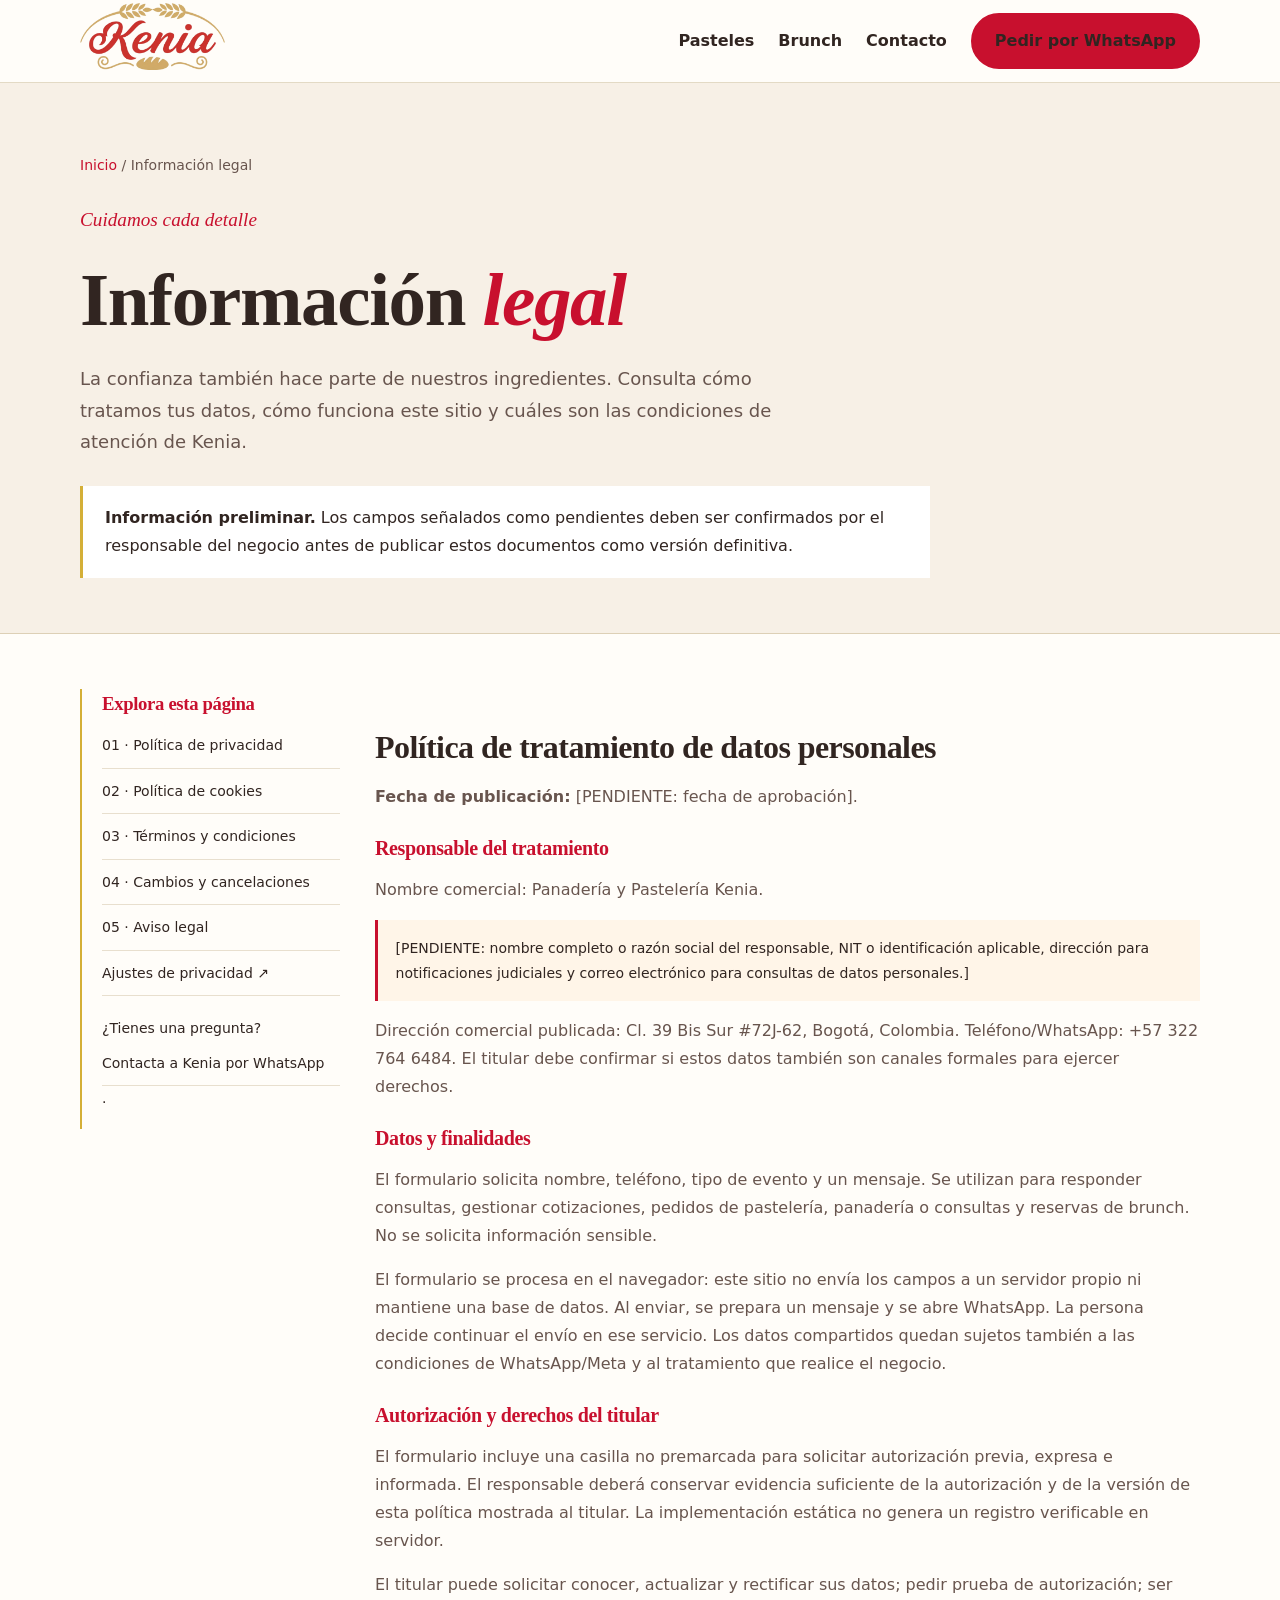
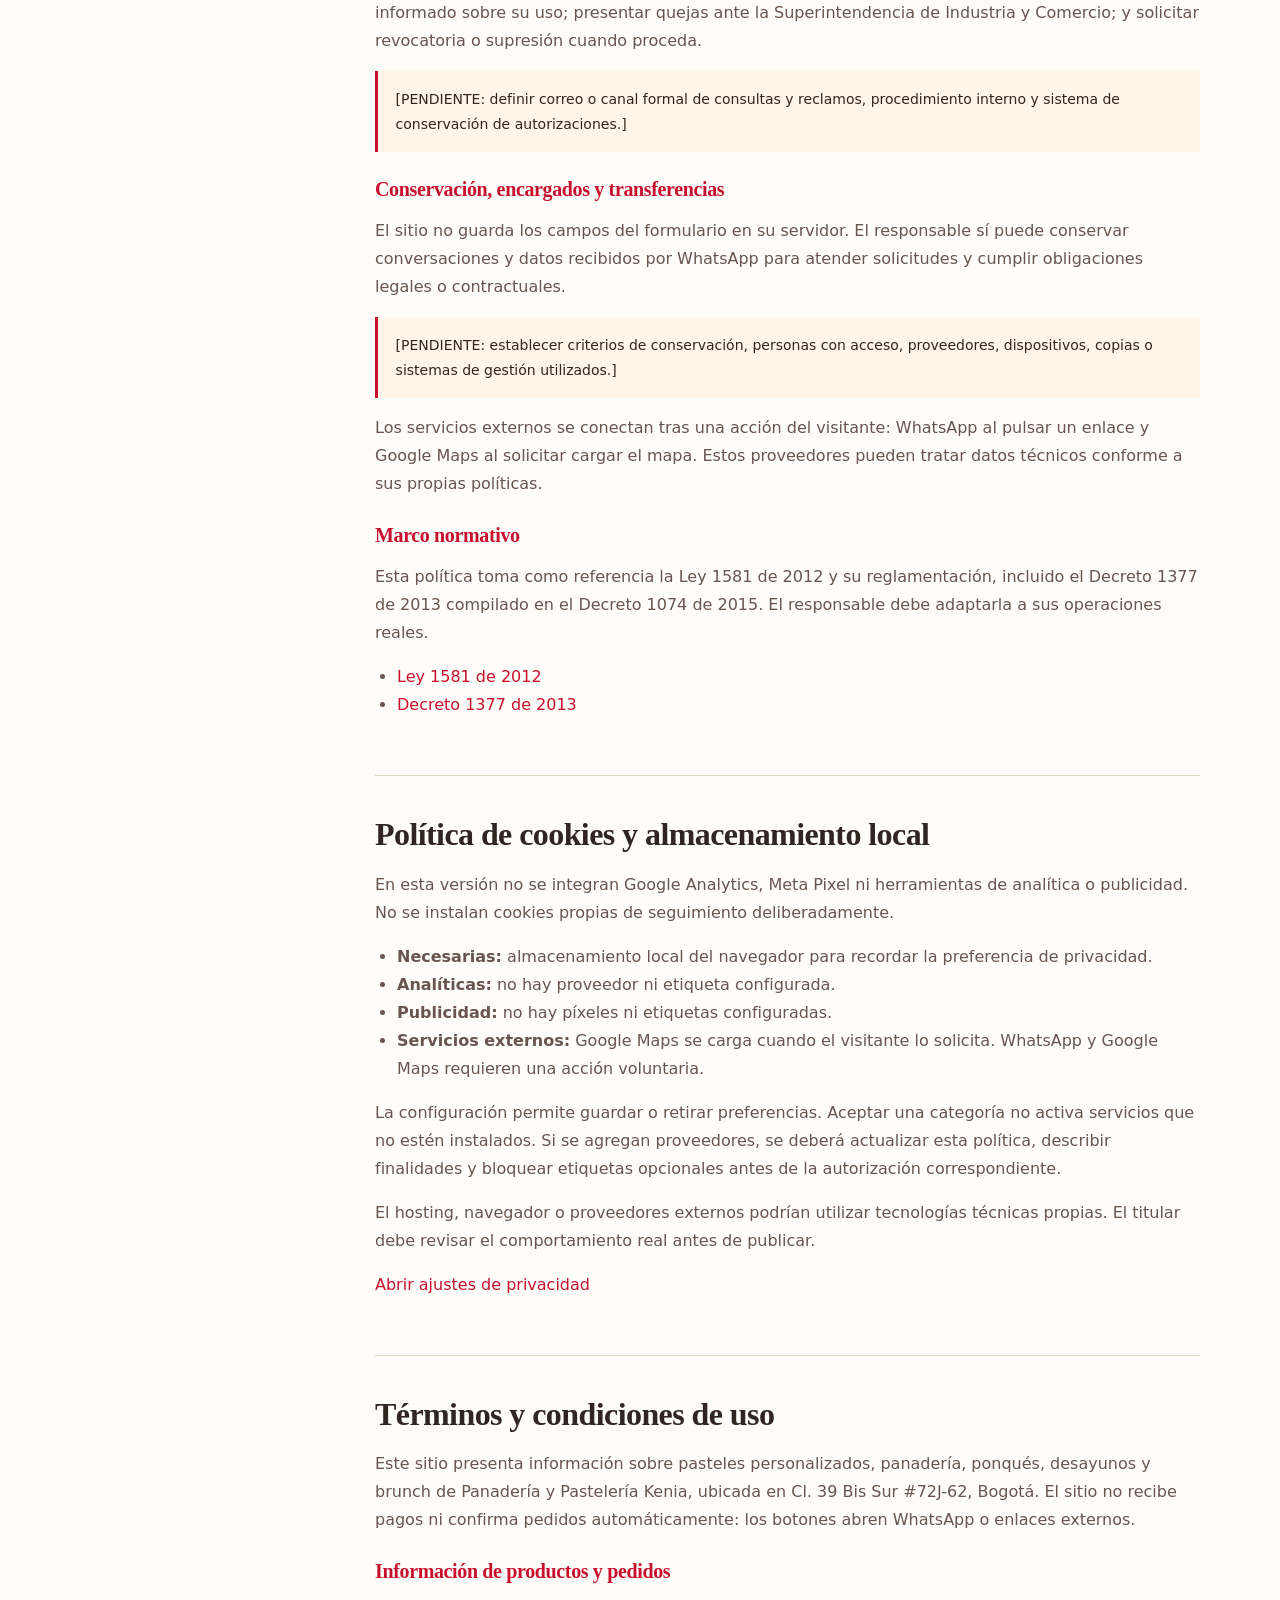
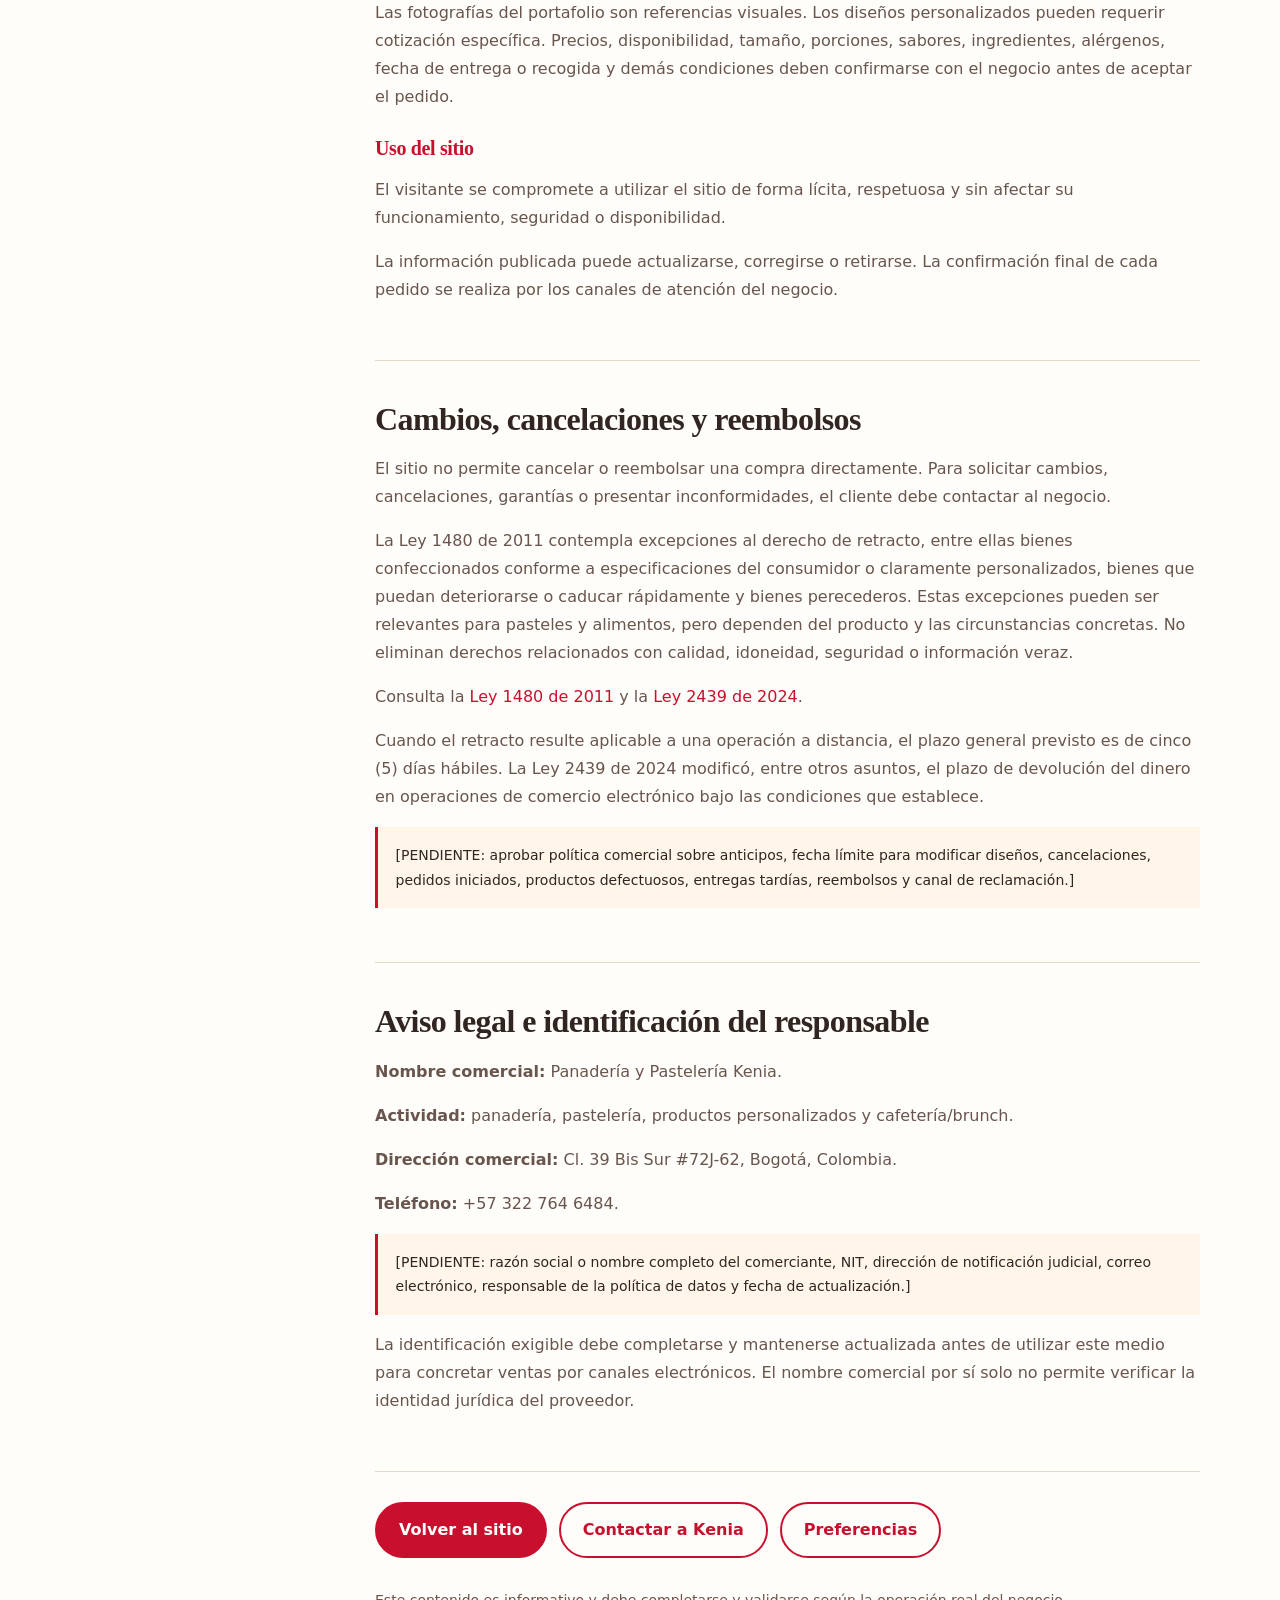
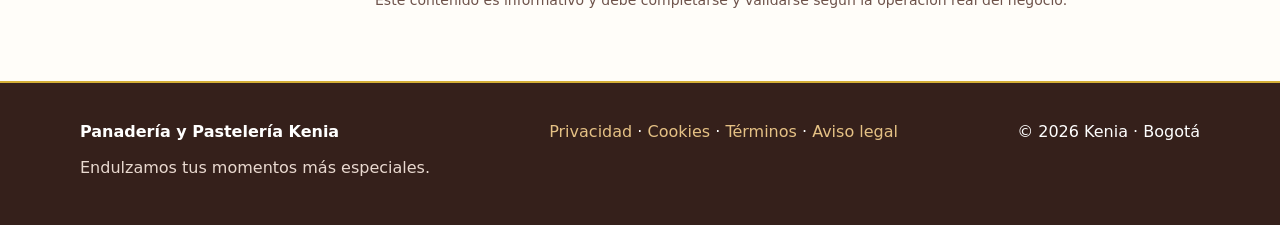
<file: kenia/legal.html>
<!DOCTYPE html>
<html lang="es-CO">
<head>
<meta charset="UTF-8">
<meta name="viewport" content="width=device-width, initial-scale=1">
<meta name="theme-color" content="#C8102E">
<title>Información Legal | Panadería y Pastelería Kenia</title>
<link rel="icon" href="assets/favicon.png">
<link rel="stylesheet" href="assets/kenia-tokens.css">
<style>
/* Tokens globales centralizados en assets/kenia-tokens.css. */
*{box-sizing:border-box}
html{scroll-behavior:smooth;scroll-padding-top:90px}
body{
  margin:0;background:var(--cream);color:var(--ink);
  font:16px/1.75 'Montserrat',Arial,sans-serif;
}
a{color:var(--red);text-decoration:none}
a:hover{text-decoration:underline}
.container{width:min(1120px,92%);margin:auto}
header{
  position:sticky;top:0;z-index:10;
  background:rgba(253,251,247,.94);
  backdrop-filter:blur(12px);
  border-bottom:1px solid #ead9a5;
}
.nav{
  min-height:82px;display:flex;align-items:center;
  justify-content:space-between;gap:20px;
}
.logo img{width:145px;max-width:100%;height:auto}
.navlinks{display:flex;align-items:center;gap:24px;flex-wrap:wrap}
.navlinks a{font-weight:600;color:var(--ink)}
.btn{
  display:inline-block;background:var(--red);color:white;
  padding:12px 22px;border-radius:30px;font-weight:700;
  border:2px solid var(--red);transition:.25s;
}
.btn:hover{background:var(--red-dark);text-decoration:none}
.hero{
  padding:70px 0 55px;
  background:
    radial-gradient(circle at 90% 20%,#f7c6d155,transparent 30%),
    radial-gradient(circle at 10% 90%,#d4af3730,transparent 28%);
  border-bottom:1px solid #ead9a5;
}
.breadcrumb{font-size:14px;color:var(--ink-soft);margin-bottom:25px}
.eyebrow{
  color:var(--red);font-family:Georgia,serif;
  font-style:italic;font-size:22px;
}
h1,h2,h3{font-family:Georgia,'Times New Roman',serif;line-height:1.2}
h1{font-size:clamp(40px,7vw,75px);margin:12px 0;color:var(--ink)}
h1 span{color:var(--red);font-style:italic}
.lead{font-size:18px;max-width:720px;color:var(--ink-soft)}
.hero-note{
  margin-top:28px;padding:18px 22px;
  border-left:4px solid var(--gold);
  background:white;border-radius:0 15px 15px 0;
  max-width:850px;
}
.layout{
  display:grid;grid-template-columns:260px 1fr;
  gap:35px;padding:55px 0;
}
.sidebar{
  position:sticky;top:105px;align-self:start;
  padding:24px;background:white;border:1px solid #ead9a5;
  border-radius:20px;box-shadow:0 10px 30px #36211d0b;
}
.sidebar h3{margin-top:0;color:var(--red)}
.sidebar a{
  display:block;padding:10px 0;border-bottom:1px dashed #ead9a5;
  color:var(--ink);font-size:14px;
}
.sidebar a:hover{color:var(--red)}
.content{min-width:0}
article{
  background:white;padding:clamp(22px,4vw,40px);
  border-radius:22px;margin-bottom:25px;
  border:1px solid #ead9a5;
  box-shadow:0 10px 30px #36211d08;
  scroll-margin-top:100px;
}
article h2{font-size:29px;color:var(--red);margin:0 0 20px}
article h3{font-size:20px;margin:25px 0 8px}
article p,article li{color:#5d4840}
article ul{padding-left:22px}
.pending{
  background:#fff6e2;padding:14px;border-radius:10px;
  border-left:3px solid var(--gold);font-size:14px;
}
.actions{display:flex;gap:12px;flex-wrap:wrap;margin:30px 0}
.btn-outline{background:transparent;color:var(--red)}
.btn-outline:hover{background:var(--red);color:white}
footer{
  background:#2b1714;color:#fff;padding:35px 0;
  border-top:5px solid var(--gold);
}
.footer-row{display:flex;justify-content:space-between;gap:20px;flex-wrap:wrap}
footer a{color:#e5c185}
footer p{color:#e9d9d0;margin:8px 0}
@media(max-width:800px){
  .nav{padding:12px 0;flex-wrap:wrap}
  .navlinks{gap:12px;font-size:14px}
  .layout{grid-template-columns:1fr}
  .sidebar{position:static}
  .sidebar nav{display:grid;grid-template-columns:1fr 1fr;gap:0 15px}
  .hero{padding:45px 0}
}
@media(max-width:480px){
  .logo img{width:115px}
  .navlinks{width:100%;justify-content:space-between}
  .sidebar nav{grid-template-columns:1fr}
  article h2{font-size:25px}
}
</style>
<link rel="stylesheet" href="assets/kenia-secondary-pages.css">
</head>
<body class="legal-page">

<header>
  <div class="container nav">
    <a class="logo" href="index.html" aria-label="Kenia inicio">
      <img src="assets/logo.png" alt="Panadería y Pastelería Kenia">
    </a>
    <nav class="navlinks">
      <a href="index.html#pasteles">Pasteles</a>
      <a href="index.html#brunch">Brunch</a>
      <a href="index.html#contacto">Contacto</a>
      <a class="btn" href="https://wa.me/573227646484">Pedir por WhatsApp</a>
    </nav>
  </div>
</header>

<main>
<section class="hero">
  <div class="container">
    <div class="breadcrumb"><a href="index.html">Inicio</a> / Información legal</div>
    <p class="eyebrow">Cuidamos cada detalle</p>
    <h1>Información <span>legal</span></h1>
    <p class="lead">
      La confianza también hace parte de nuestros ingredientes.
      Consulta cómo tratamos tus datos, cómo funciona este sitio
      y cuáles son las condiciones de atención de Kenia.
    </p>
    <div class="hero-note">
      <strong>Información preliminar.</strong>
      Los campos señalados como pendientes deben ser confirmados
      por el responsable del negocio antes de publicar estos
      documentos como versión definitiva.
    </div>
  </div>
</section>

<div class="container layout">
<aside class="sidebar">
  <h3>Explora esta página</h3>
  <nav>
    <a href="#privacidad">01 · Política de privacidad</a>
    <a href="#cookies">02 · Política de cookies</a>
    <a href="#terminos">03 · Términos y condiciones</a>
    <a href="#cambios">04 · Cambios y cancelaciones</a>
    <a href="#aviso">05 · Aviso legal</a>
    <a href="index.html?privacy=1#preferencias">Ajustes de privacidad ↗</a>
  </nav>
  <p style="font-size:14px;margin-top:20px">
    ¿Tienes una pregunta?
    <a href="https://wa.me/573227646484">Contacta a Kenia por WhatsApp</a>.
  </p>
</aside>

<div class="content">

<article id="privacidad">
<h2>Política de tratamiento de datos personales</h2>
<p><strong>Fecha de publicación:</strong> [PENDIENTE: fecha de aprobación].</p>

<h3>Responsable del tratamiento</h3>
<p>Nombre comercial: Panadería y Pastelería Kenia.</p>
<p class="pending">
[PENDIENTE: nombre completo o razón social del responsable,
NIT o identificación aplicable, dirección para notificaciones
judiciales y correo electrónico para consultas de datos personales.]
</p>
<p>
Dirección comercial publicada: Cl. 39 Bis Sur #72J-62,
Bogotá, Colombia. Teléfono/WhatsApp: +57 322 764 6484.
El titular debe confirmar si estos datos también son
canales formales para ejercer derechos.
</p>

<h3>Datos y finalidades</h3>
<p>
El formulario solicita nombre, teléfono, tipo de evento y
un mensaje. Se utilizan para responder consultas, gestionar
cotizaciones, pedidos de pastelería, panadería o consultas
y reservas de brunch. No se solicita información sensible.
</p>
<p>
El formulario se procesa en el navegador: este sitio no envía
los campos a un servidor propio ni mantiene una base de datos.
Al enviar, se prepara un mensaje y se abre WhatsApp.
La persona decide continuar el envío en ese servicio.
Los datos compartidos quedan sujetos también a las condiciones
de WhatsApp/Meta y al tratamiento que realice el negocio.
</p>

<h3>Autorización y derechos del titular</h3>
<p>
El formulario incluye una casilla no premarcada para solicitar
autorización previa, expresa e informada. El responsable deberá
conservar evidencia suficiente de la autorización y de la
versión de esta política mostrada al titular.
La implementación estática no genera un registro verificable
en servidor.
</p>
<p>
El titular puede solicitar conocer, actualizar y rectificar
sus datos; pedir prueba de autorización; ser informado sobre
su uso; presentar quejas ante la Superintendencia de Industria
y Comercio; y solicitar revocatoria o supresión cuando proceda.
</p>
<p class="pending">
[PENDIENTE: definir correo o canal formal de consultas y reclamos,
procedimiento interno y sistema de conservación de autorizaciones.]
</p>

<h3>Conservación, encargados y transferencias</h3>
<p>
El sitio no guarda los campos del formulario en su servidor.
El responsable sí puede conservar conversaciones y datos
recibidos por WhatsApp para atender solicitudes y cumplir
obligaciones legales o contractuales.
</p>
<p class="pending">
[PENDIENTE: establecer criterios de conservación, personas
con acceso, proveedores, dispositivos, copias o sistemas
de gestión utilizados.]
</p>
<p>
Los servicios externos se conectan tras una acción del visitante:
WhatsApp al pulsar un enlace y Google Maps al solicitar cargar
el mapa. Estos proveedores pueden tratar datos técnicos
conforme a sus propias políticas.
</p>

<h3>Marco normativo</h3>
<p>
Esta política toma como referencia la Ley 1581 de 2012 y su
reglamentación, incluido el Decreto 1377 de 2013 compilado
en el Decreto 1074 de 2015. El responsable debe adaptarla
a sus operaciones reales.
</p>
<ul>
<li><a href="https://www.funcionpublica.gov.co/eva/gestornormativo/norma.php?i=49981" target="_blank" rel="noopener">Ley 1581 de 2012</a></li>
<li><a href="https://www.funcionpublica.gov.co/eva/gestornormativo/norma.php?i=53646" target="_blank" rel="noopener">Decreto 1377 de 2013</a></li>
</ul>
</article>

<article id="cookies">
<h2>Política de cookies y almacenamiento local</h2>
<p>
En esta versión no se integran Google Analytics, Meta Pixel
ni herramientas de analítica o publicidad. No se instalan
cookies propias de seguimiento deliberadamente.
</p>
<ul>
<li><strong>Necesarias:</strong> almacenamiento local del navegador para recordar la preferencia de privacidad.</li>
<li><strong>Analíticas:</strong> no hay proveedor ni etiqueta configurada.</li>
<li><strong>Publicidad:</strong> no hay píxeles ni etiquetas configuradas.</li>
<li><strong>Servicios externos:</strong> Google Maps se carga cuando el visitante lo solicita. WhatsApp y Google Maps requieren una acción voluntaria.</li>
</ul>
<p>
La configuración permite guardar o retirar preferencias.
Aceptar una categoría no activa servicios que no estén instalados.
Si se agregan proveedores, se deberá actualizar esta política,
describir finalidades y bloquear etiquetas opcionales antes
de la autorización correspondiente.
</p>
<p>
El hosting, navegador o proveedores externos podrían utilizar
tecnologías técnicas propias. El titular debe revisar el
comportamiento real antes de publicar.
</p>
<p><a href="index.html?privacy=1#preferencias">Abrir ajustes de privacidad</a></p>
</article>

<article id="terminos">
<h2>Términos y condiciones de uso</h2>
<p>
Este sitio presenta información sobre pasteles personalizados,
panadería, ponqués, desayunos y brunch de Panadería y Pastelería
Kenia, ubicada en Cl. 39 Bis Sur #72J-62, Bogotá.
El sitio no recibe pagos ni confirma pedidos automáticamente:
los botones abren WhatsApp o enlaces externos.
</p>
<h3>Información de productos y pedidos</h3>
<p>
Las fotografías del portafolio son referencias visuales.
Los diseños personalizados pueden requerir cotización específica.
Precios, disponibilidad, tamaño, porciones, sabores, ingredientes,
alérgenos, fecha de entrega o recogida y demás condiciones
deben confirmarse con el negocio antes de aceptar el pedido.
</p>
<h3>Uso del sitio</h3>
<p>
El visitante se compromete a utilizar el sitio de forma lícita,
respetuosa y sin afectar su funcionamiento, seguridad o
disponibilidad.
</p>
<p>
La información publicada puede actualizarse, corregirse o
retirarse. La confirmación final de cada pedido se realiza
por los canales de atención del negocio.
</p>
</article>

<article id="cambios">
<h2>Cambios, cancelaciones y reembolsos</h2>
<p>
El sitio no permite cancelar o reembolsar una compra directamente.
Para solicitar cambios, cancelaciones, garantías o presentar
inconformidades, el cliente debe contactar al negocio.
</p>
<p>
La Ley 1480 de 2011 contempla excepciones al derecho de retracto,
entre ellas bienes confeccionados conforme a especificaciones
del consumidor o claramente personalizados, bienes que puedan
deteriorarse o caducar rápidamente y bienes perecederos.
Estas excepciones pueden ser relevantes para pasteles y alimentos,
pero dependen del producto y las circunstancias concretas.
No eliminan derechos relacionados con calidad, idoneidad,
seguridad o información veraz.
</p>
<p>
Consulta la <a href="https://www.funcionpublica.gov.co/eva/gestornormativo/norma.php?i=44306" target="_blank" rel="noopener">Ley 1480 de 2011</a>
y la <a href="https://www.funcionpublica.gov.co/eva/gestornormativo/norma.php?i=257116" target="_blank" rel="noopener">Ley 2439 de 2024</a>.
</p>
<p>
Cuando el retracto resulte aplicable a una operación a distancia,
el plazo general previsto es de cinco (5) días hábiles.
La Ley 2439 de 2024 modificó, entre otros asuntos, el plazo
de devolución del dinero en operaciones de comercio electrónico
bajo las condiciones que establece.
</p>
<p class="pending">
[PENDIENTE: aprobar política comercial sobre anticipos,
fecha límite para modificar diseños, cancelaciones,
pedidos iniciados, productos defectuosos, entregas tardías,
reembolsos y canal de reclamación.]
</p>
</article>

<article id="aviso">
<h2>Aviso legal e identificación del responsable</h2>
<p><strong>Nombre comercial:</strong> Panadería y Pastelería Kenia.</p>
<p><strong>Actividad:</strong> panadería, pastelería, productos personalizados y cafetería/brunch.</p>
<p><strong>Dirección comercial:</strong> Cl. 39 Bis Sur #72J-62, Bogotá, Colombia.</p>
<p><strong>Teléfono:</strong> +57 322 764 6484.</p>
<p class="pending">
[PENDIENTE: razón social o nombre completo del comerciante,
NIT, dirección de notificación judicial, correo electrónico,
responsable de la política de datos y fecha de actualización.]
</p>
<p>
La identificación exigible debe completarse y mantenerse
actualizada antes de utilizar este medio para concretar ventas
por canales electrónicos. El nombre comercial por sí solo
no permite verificar la identidad jurídica del proveedor.
</p>
</article>

<div class="actions">
<a class="btn" href="index.html">Volver al sitio</a>
<a class="btn btn-outline" href="https://wa.me/573227646484">Contactar a Kenia</a>
<a class="btn btn-outline" href="index.html?privacy=1#preferencias">Preferencias</a>
</div>
<p style="font-size:14px;color:#6E534B">
Este contenido es informativo y debe completarse y validarse
según la operación real del negocio.
</p>

</div>
</div>
</main>

<footer>
<div class="container footer-row">
<div>
<strong>Panadería y Pastelería Kenia</strong>
<p>Endulzamos tus momentos más especiales.</p>
</div>
<div>
<a href="#privacidad">Privacidad</a> ·
<a href="#cookies">Cookies</a> ·
<a href="#terminos">Términos</a> ·
<a href="#aviso">Aviso legal</a>
</div>
<div>© <span id="year"></span> Kenia · Bogotá</div>
</div>
</footer>
<script>
document.getElementById("year").textContent=new Date().getFullYear();
</script>
</body>
</html>
</file>
<file: kenia/assets/kenia-tokens.css>
/* Kenia — tokens globales compartidos por todas las páginas. */
:root {
  --red: #C8102E;
  --red-dark: #9E0C24;
  --gold: #D4AF37;
  --gold-soft: #E5C185;
  --gold-deep: #805B0D;
  --cream: #FFFDF9;
  --cream-2: #F7F0E6;
  --pink: #F7C6D1;
  --pink-soft: #FDEDF0;
  --sky: #BDE0F0;
  --sky-soft: #EAF5FA;
  --ink: #312521;
  --ink-soft: #68554E;
  --cocoa: #35201B;
  --wa: #137A3F;
  --font-display: Georgia, "Times New Roman", serif;
  --font-script: Georgia, "Times New Roman", serif;
  --font-body: system-ui, -apple-system, BlinkMacSystemFont, "Segoe UI", Roboto, sans-serif;
  --radius: 4px;
  --shadow-sm: none;
  --shadow-md: none;
  --shadow-lg: none;
  --header-h: 78px;
  --ease: cubic-bezier(.2, .7, .2, 1);
  color-scheme: light;
}
</file>
<file: kenia/assets/kenia-secondary-pages.css>
/* Kenia — lenguaje visual compartido para información legal y página 404.
   Reglas deliberadamente cosméticas: no cambian el DOM ni los breakpoints existentes. */
.legal-page,
.error-page {
  background: var(--cream);
  color: var(--ink);
  font-family: var(--font-body);
  letter-spacing: 0;
}

.legal-page h1,
.legal-page h2,
.legal-page h3,
.error-page h1,
.error-page h2 {
  color: var(--ink);
  font-family: var(--font-display);
  font-weight: 600;
  letter-spacing: -.018em;
}

.legal-page a,
.error-page a { text-underline-offset: .2em; }

.legal-page header,
.error-page header {
  background: var(--cream);
  border-bottom: 1px solid rgba(128, 91, 13, .22);
  -webkit-backdrop-filter: none;
  backdrop-filter: none;
}


/* Información legal: lectura continua, no una colección de tarjetas. */
.legal-page .hero {
  background: var(--cream-2);
  border-bottom: 1px solid rgba(128, 91, 13, .22);
}

.legal-page .eyebrow,
.error-page .eyebrow {
  color: var(--red);
  font-family: var(--font-display);
  font-size: 1.2rem;
  font-style: italic;
  letter-spacing: 0;
}

.legal-page .lead,
.legal-page article p,
.legal-page article li { color: var(--ink-soft); }

.legal-page .sidebar {
  padding: .25rem 0 .25rem 1.25rem;
  background: transparent;
  border: 0;
  border-left: 2px solid var(--gold);
  border-radius: 0;
  box-shadow: none;
}

.legal-page .sidebar h3 {
  margin: 0 0 .5rem;
  color: var(--red);
}

.legal-page .sidebar a {
  border-bottom: 1px solid rgba(128, 91, 13, .18);
  color: var(--ink);
}

.legal-page article {
  margin: 0;
  padding: clamp(1.5rem, 3.5vw, 2.5rem) 0;
  background: transparent;
  border: 0;
  border-bottom: 1px solid rgba(128, 91, 13, .22);
  border-radius: 0;
  box-shadow: none;
}

.legal-page article h2 {
  margin-bottom: 1.1rem;
  color: var(--ink);
  font-size: clamp(1.55rem, 2.6vw, 2rem);
  line-height: 1.15;
}

.legal-page article h3 { color: var(--red); }

.legal-page .pending {
  padding: 1rem 1.1rem;
  background: #FFF5E8;
  border-left: 3px solid var(--red);
  border-radius: 0;
  color: var(--ink);
}

.legal-page .hero-note {
  background: #fff;
  border-left: 3px solid var(--gold);
  border-radius: 0;
}

.legal-page .btn,
.error-page .btn {
  border-radius: 100px;
  font-family: var(--font-body);
  font-weight: 650;
  transition: background-color .18s ease, border-color .18s ease, color .18s ease;
}

.legal-page .btn:hover,
.error-page .btn:hover { transform: none; }

.legal-page footer,
.error-page footer {
  background: var(--cocoa);
  border-top: 2px solid var(--gold);
}

/* Página 404: fotografía y mensaje con tratamiento editorial sobrio. */
.error-page .code {
  color: var(--gold-deep);
  font-family: var(--font-display);
  font-weight: 700;
  letter-spacing: -.035em;
  text-shadow: none;
}

.error-page h1 {
  font-size: clamp(2.2rem, 5vw, 3.6rem);
  line-height: 1.08;
}

.error-page h1 span { color: var(--red); }
.error-page .description { color: var(--ink-soft); }

.error-page .photo {
  border: 0;
  border-radius: 4px;
  background: var(--cream-2);
  box-shadow: none;
}

.error-page .caption {
  bottom: -20px;
  left: 0;
  right: 0;
  background: var(--cream-2);
  border-left: 3px solid var(--gold);
  border-radius: 0;
  box-shadow: none;
}

.error-page .caption small { color: var(--red); }
.error-page .caption strong { font-family: var(--font-display); font-weight: 600; }
.error-page .links a { color: var(--red); }

.legal-page :focus-visible,
.error-page :focus-visible {
  outline: 3px solid var(--gold-deep);
  outline-offset: 3px;
}

@media (prefers-reduced-motion: reduce) {
  .legal-page *,
  .legal-page *::before,
  .legal-page *::after,
  .error-page *,
  .error-page *::before,
  .error-page *::after {
    transition-duration: .01ms !important;
    animation-duration: .01ms !important;
    animation-iteration-count: 1 !important;
  }
}
</file>
